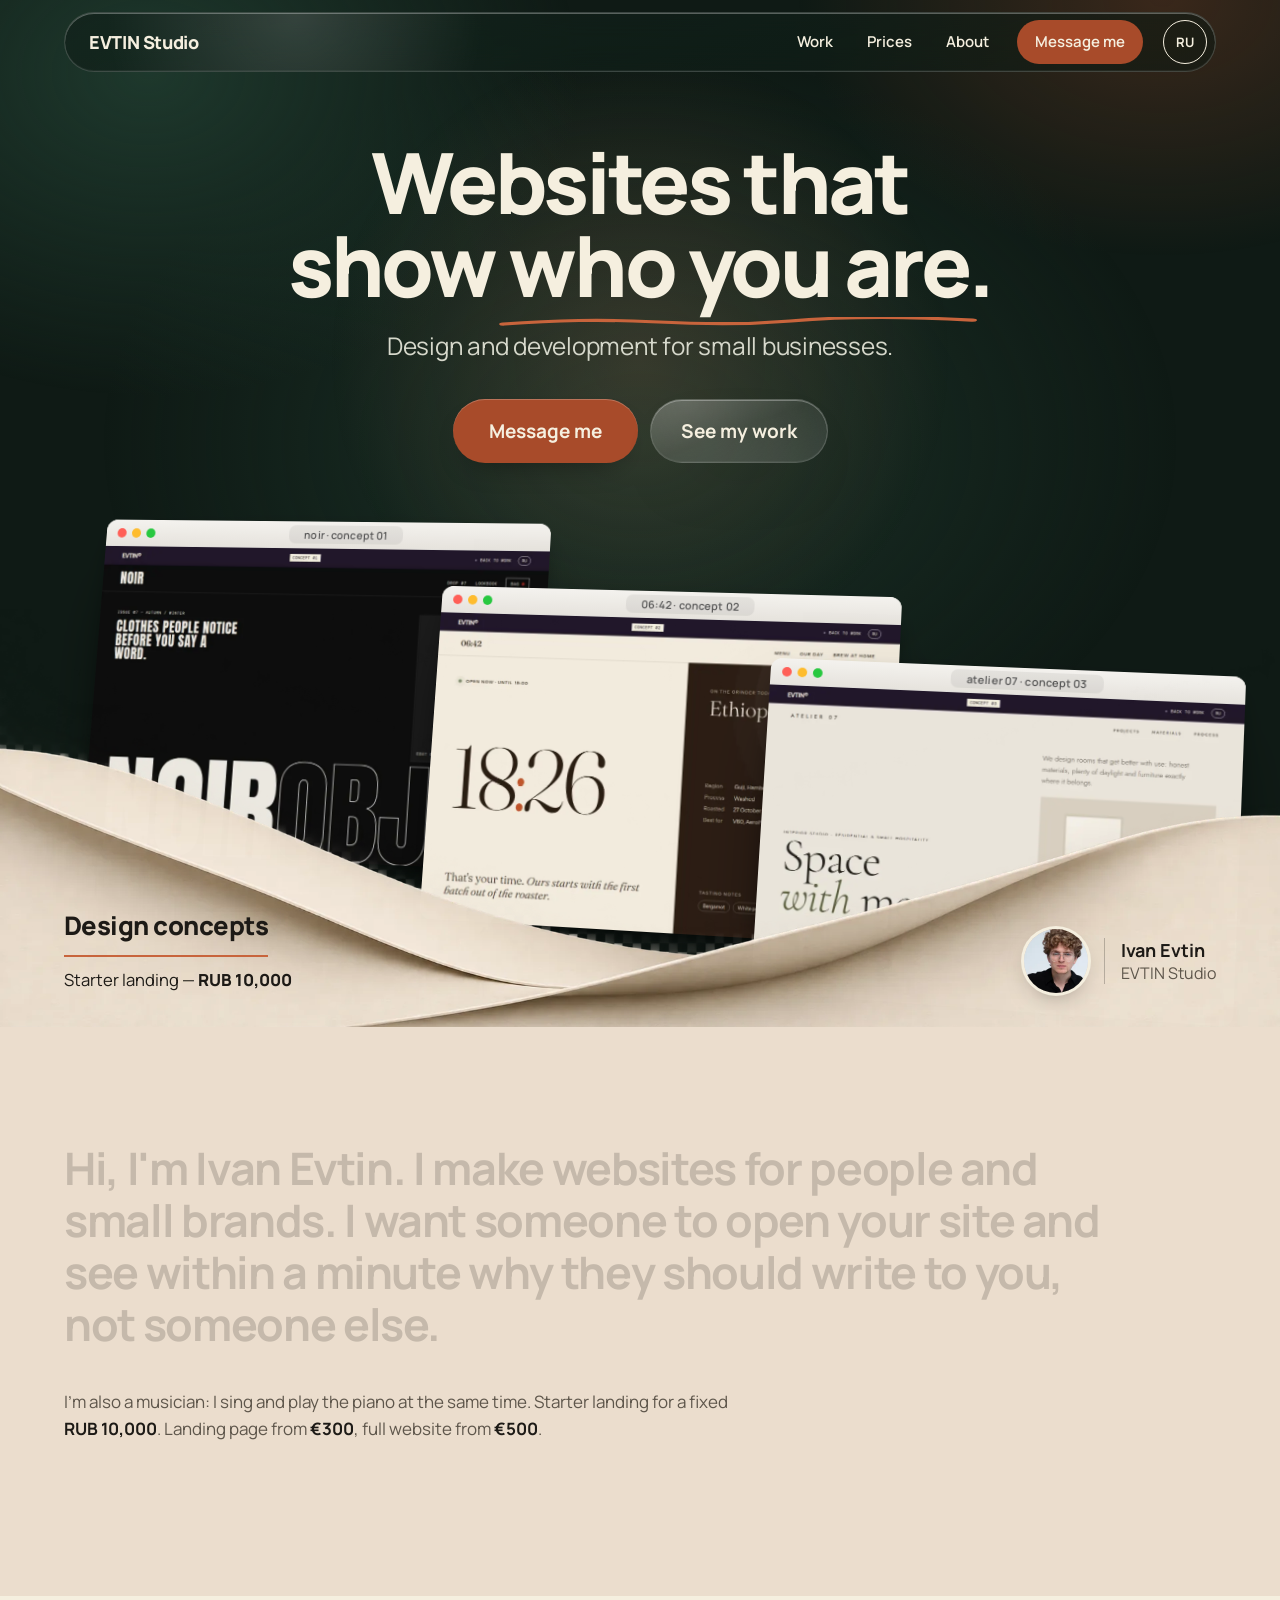
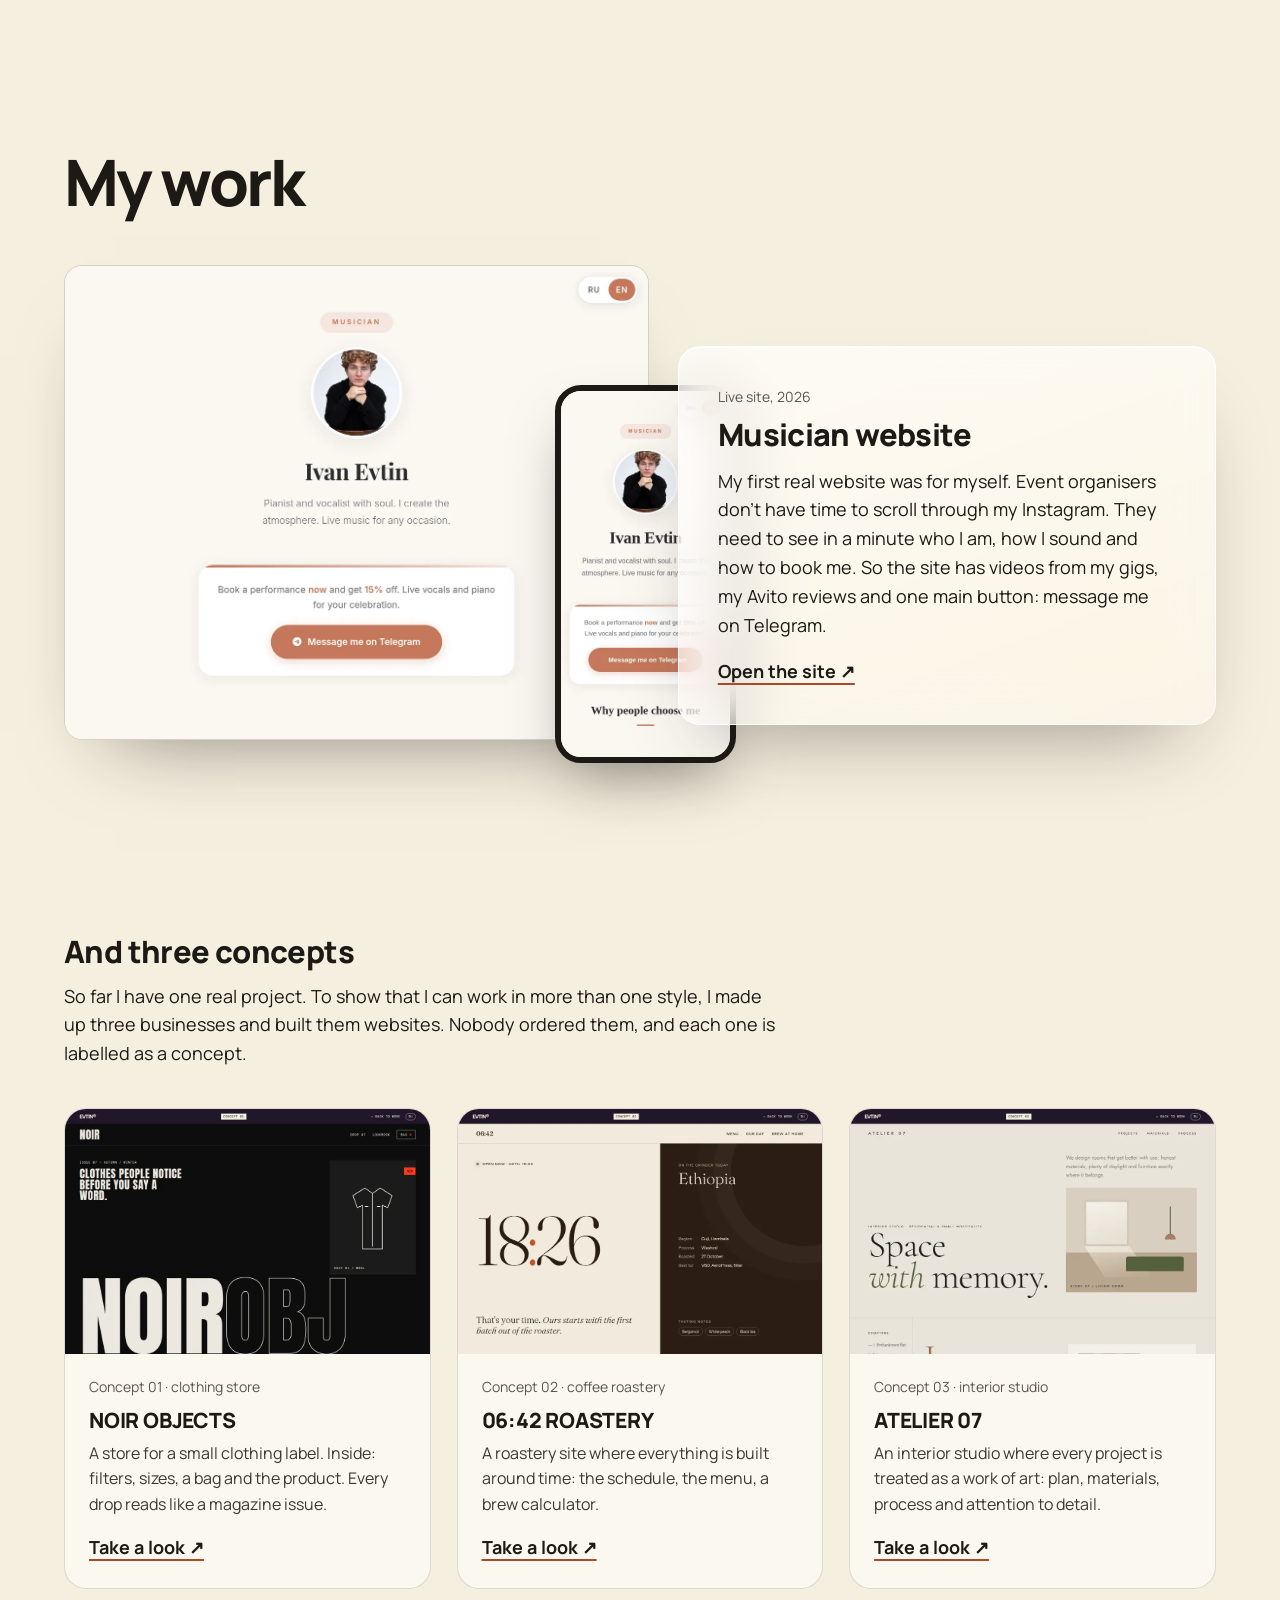
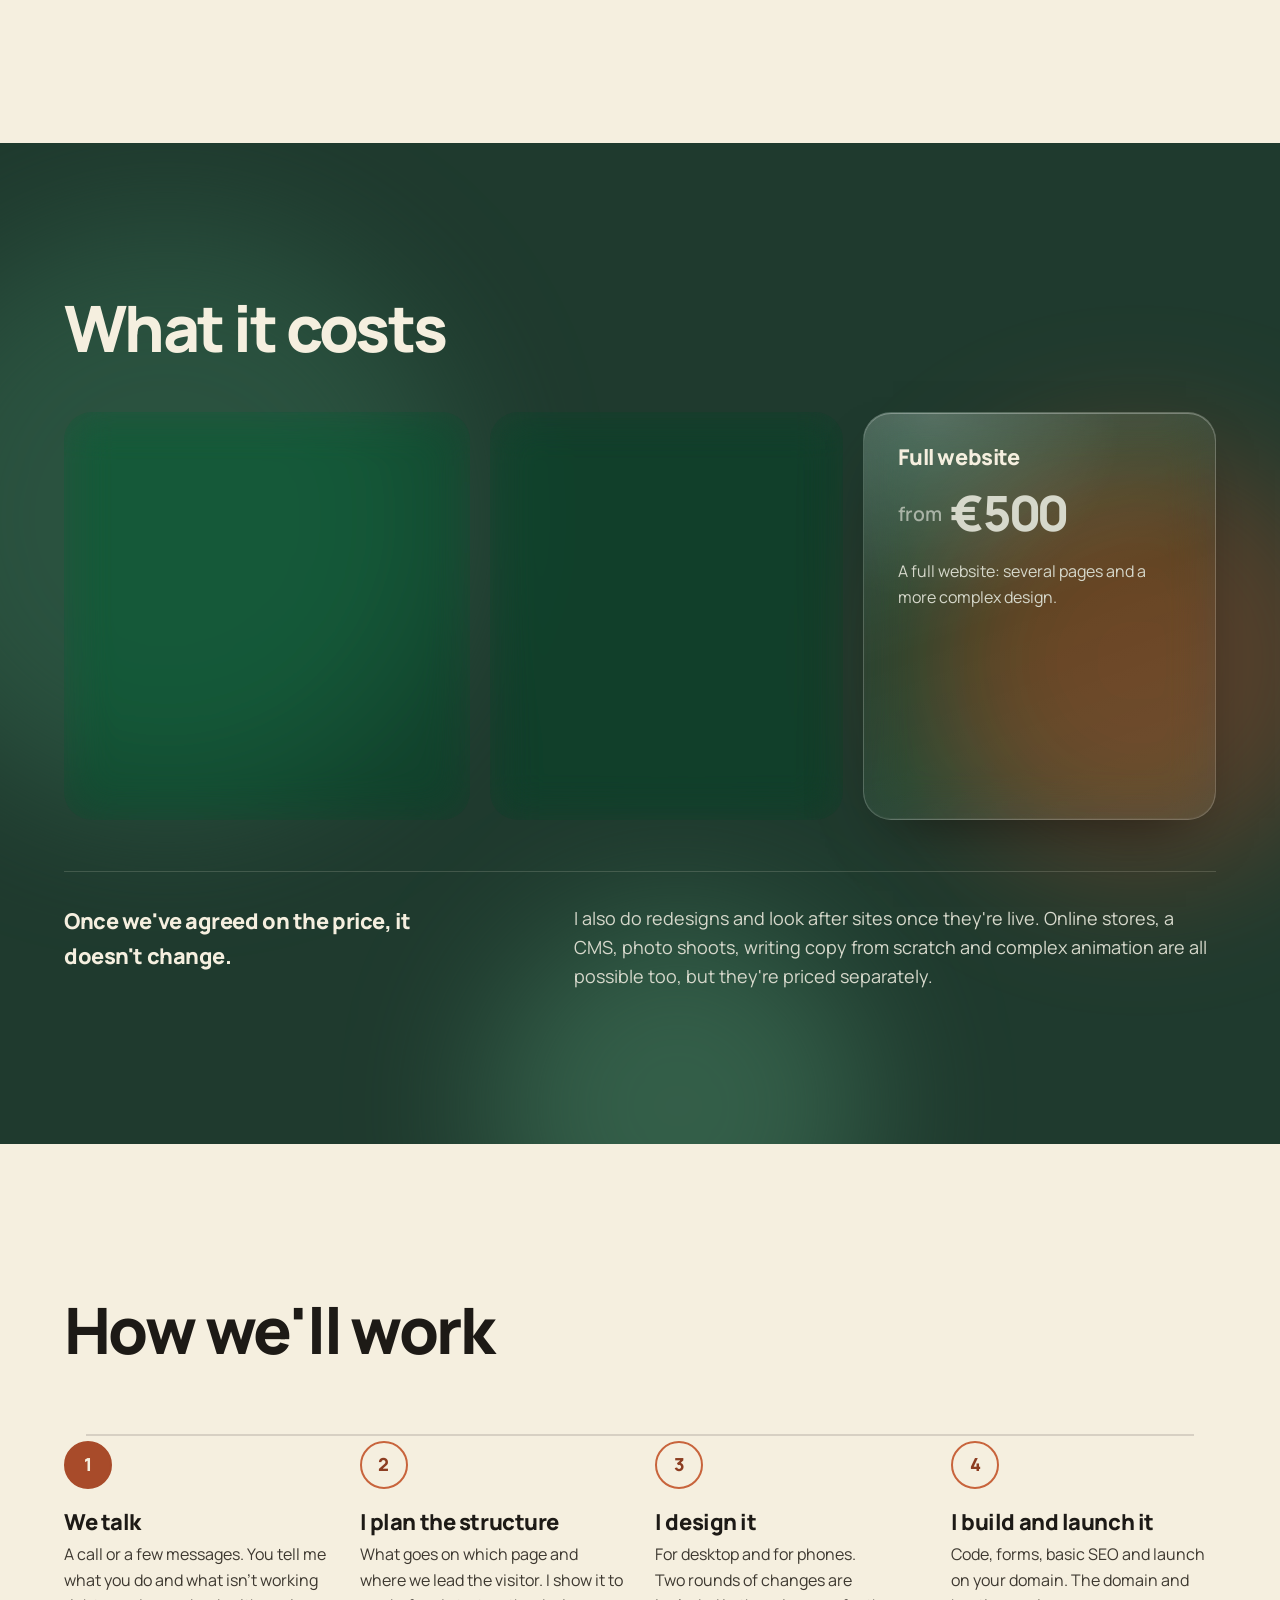
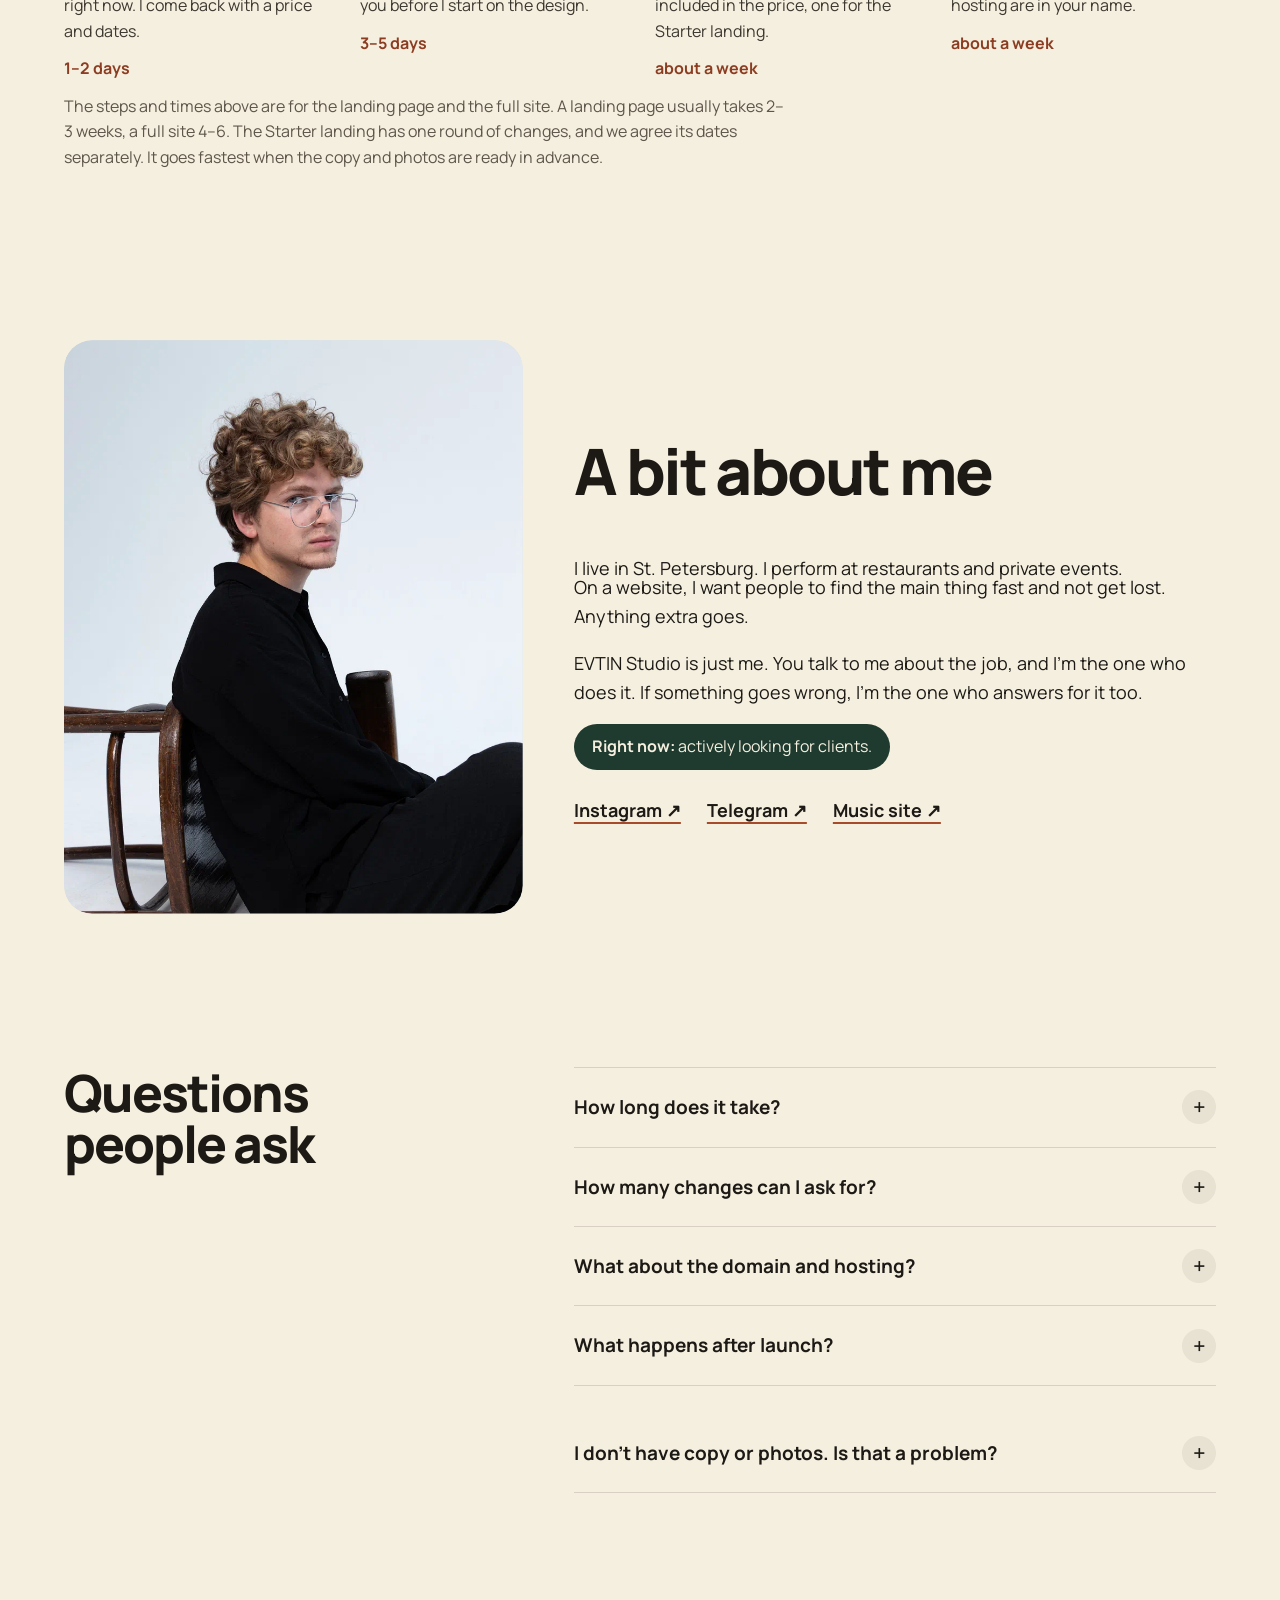
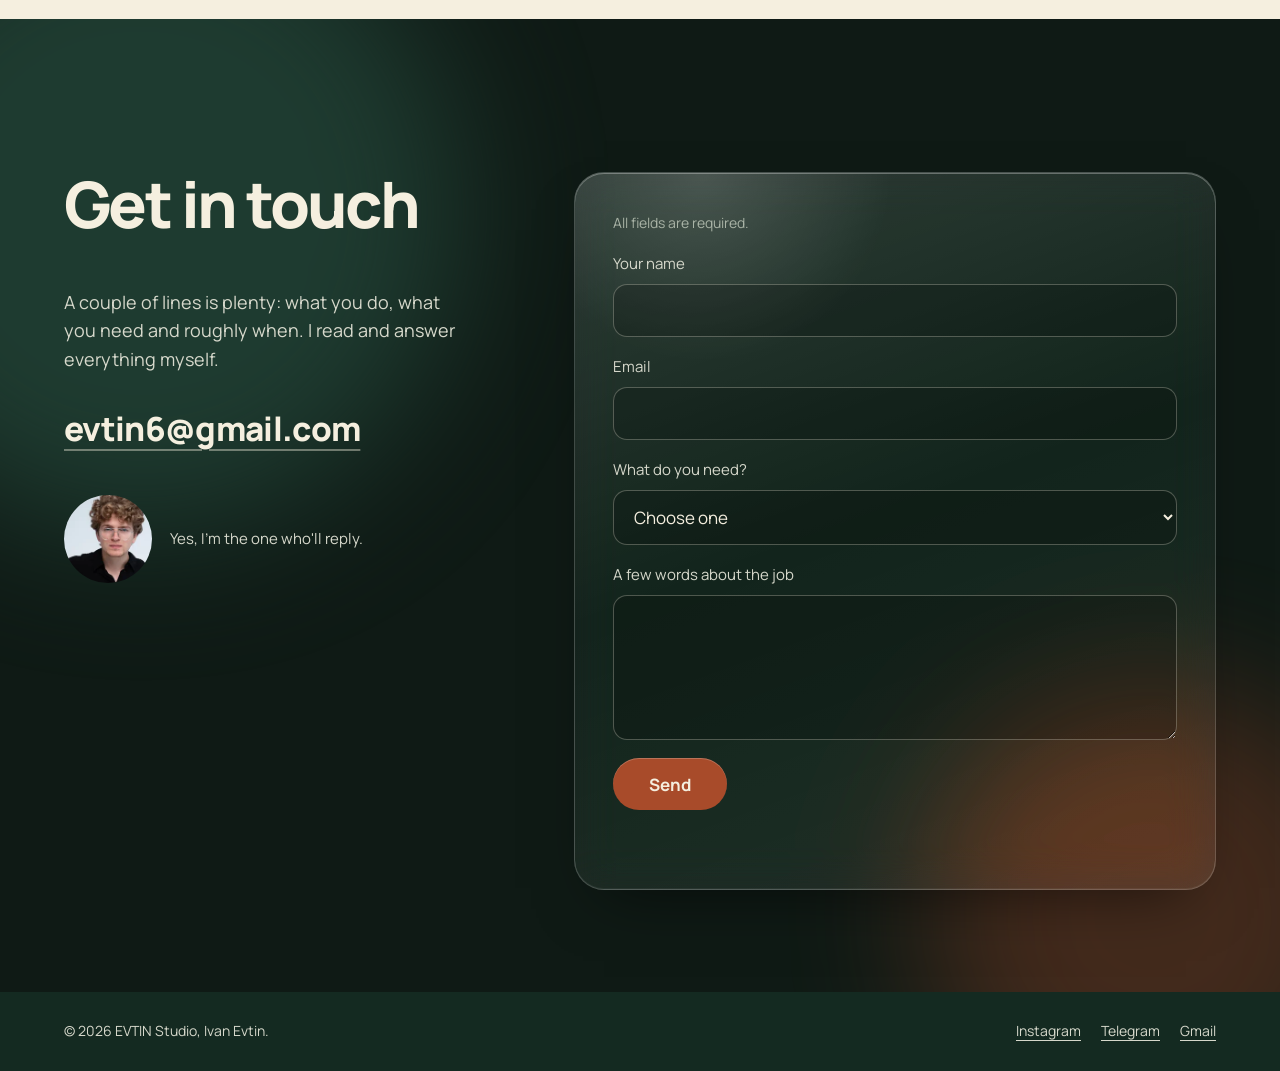
<file: index.html>
<!doctype html>
<html lang="en">
<head>
<meta charset="utf-8"><meta name="viewport" content="width=device-width,initial-scale=1,viewport-fit=cover">
<meta name="description" content="Independent web design studio of Ivan Evtin. Starter landing for a fixed RUB 10,000, landing pages from €300, multi-page websites from €500. I do everything myself, from structure to code.">
<meta name="theme-color" content="#0f1a15">
<meta property="og:type" content="website"><meta property="og:site_name" content="EVTIN Studio"><meta property="og:locale" content="en_US"><meta property="og:locale:alternate" content="ru_RU"><meta property="og:title" content="EVTIN Studio — Ivan Evtin"><meta property="og:description" content="Distinctive websites for people and small brands. Strategy, design and code by one person."><meta property="og:url" content="https://evtinstudio.netlify.app/">
<meta property="og:image" content="https://evtinstudio.netlify.app/assets/og.png"><meta property="og:image:width" content="1200"><meta property="og:image:height" content="630"><meta property="og:image:alt" content="EVTIN Studio: Websites that show who you are. Ivan Evtin, web design and development">
<meta name="twitter:card" content="summary_large_image"><meta name="twitter:image" content="https://evtinstudio.netlify.app/assets/og.png">
<link rel="canonical" href="https://evtinstudio.netlify.app/">
<title>EVTIN Studio — Web Design &amp; Landing Pages by Ivan Evtin</title>
<link rel="icon" href="data:image/svg+xml,%3Csvg xmlns='http://www.w3.org/2000/svg' viewBox='0 0 32 32'%3E%3Crect width='32' height='32' rx='6' fill='%231f3a2e'/%3E%3Ctext x='16' y='23' font-family='Arial' font-weight='800' font-size='20' text-anchor='middle' fill='%23f5efdf'%3EE%3C/text%3E%3C/svg%3E">
<link rel="preload" href="fonts/manrope-normal-latin-cf48e3.woff2" as="font" type="font/woff2" crossorigin>
<link rel="stylesheet" href="styles.css">
<script type="application/ld+json">{"@context":"https://schema.org","@graph":[{"@type":"WebSite","@id":"https://evtinstudio.netlify.app/#website","url":"https://evtinstudio.netlify.app/","name":"EVTIN Studio","inLanguage":["en","ru"],"publisher":{"@id":"https://evtinstudio.netlify.app/#studio"}},{"@type":"Person","@id":"https://evtinstudio.netlify.app/#ivan","name":"Ivan Evtin","jobTitle":"Web designer and developer","image":"https://evtinstudio.netlify.app/assets/ivan-03.webp","url":"https://evtinstudio.netlify.app/","worksFor":{"@id":"https://evtinstudio.netlify.app/#studio"},"sameAs":["https://www.instagram.com/evtinivan","https://t.me/video_s_meropriyatiy","https://evtinivan.netlify.app/"]},{"@type":"ProfessionalService","@id":"https://evtinstudio.netlify.app/#studio","name":"EVTIN Studio","url":"https://evtinstudio.netlify.app/","image":"https://evtinstudio.netlify.app/assets/og.png","description":"Independent web design studio. Websites and landing pages for people and small brands. Strategy, design and code by one person.","email":"evtin6@gmail.com","founder":{"@id":"https://evtinstudio.netlify.app/#ivan"},"areaServed":"Worldwide","sameAs":["https://www.instagram.com/evtinivan","https://t.me/video_s_meropriyatiy"],"hasOfferCatalog":{"@type":"OfferCatalog","name":"Web design services","itemListElement":[{"@type":"Offer","name":"Starter landing","price":10000,"priceCurrency":"RUB","description":"Fixed price. One page of up to 5 blocks, mobile adaptation, a Telegram or call button, one round of changes. The client supplies text and photos. Domain and paid services are extra; the deadline is agreed separately.","itemOffered":{"@type":"Service","name":"Starter landing page design and development"}},{"@type":"Offer","name":"Landing page","priceSpecification":[{"@type":"PriceSpecification","minPrice":300,"priceCurrency":"EUR"},{"@type":"PriceSpecification","minPrice":30000,"priceCurrency":"RUB"}],"itemOffered":{"@type":"Service","name":"Landing page design and development"}},{"@type":"Offer","name":"Full website","priceSpecification":[{"@type":"PriceSpecification","minPrice":500,"priceCurrency":"EUR"},{"@type":"PriceSpecification","minPrice":50000,"priceCurrency":"RUB"}],"itemOffered":{"@type":"Service","name":"Website design and development"}}]}}]}</script>
</head>
<body>
<a class="skip" href="#top" data-i18n="nav.skip">Skip to content</a>

<header class="topbar">
<div class="bar glass">
<a class="brand" href="#top">EVTIN Studio</a>
<nav class="nav" id="nav" aria-label="Main menu" data-i18n-aria="nav.aria">
<a href="#work" data-i18n="nav.work">Work</a><a href="#prices" data-i18n="nav.pricing">Prices</a><a href="#about" data-i18n="nav.about">About</a>
<a class="nav-cta" href="#contact" data-i18n="nav.contact">Message me</a>
</nav>
<div class="top-actions"><button class="lang" type="button" data-lang-toggle aria-label="RU — Русская версия" lang="ru">RU</button>
<button class="burger" type="button" aria-label="Menu" data-i18n-aria="nav.burger" aria-expanded="false" aria-controls="nav"><span></span><span></span></button></div>
</div>
</header>

<main id="top" tabindex="-1">

<section class="hero" data-dark>
<div class="hero-glow" aria-hidden="true"></div><div class="hero-light" aria-hidden="true"></div>
<div class="hero-copy">
<h1 data-i18n="hero.title">Websites that show <span class="scrib">who you are</span>.</h1>
<p class="hero-sub" data-i18n="hero.sub">Design and development for small businesses.</p>
<p class="hero-actions"><a class="btn" href="#contact" data-i18n="hero.cta">Message me</a><a class="ghost glass" href="#work" data-i18n="hero.link">See my work</a></p>
</div>
<div class="scene">
<div class="stack" aria-hidden="true">
<a class="win w1" href="concept-noir.html" tabindex="-1"><span class="win-bar"><i></i><i></i><i></i><span class="win-url">noir · concept 01</span></span><img src="assets/concept-noir.webp" alt="" width="960" height="645"></a>
<a class="win w2" href="concept-0642.html" tabindex="-1"><span class="win-bar"><i></i><i></i><i></i><span class="win-url">06:42 · concept 02</span></span><img src="assets/concept-0642.webp" alt="" width="960" height="645"></a>
<a class="win w3" href="concept-atelier07.html" tabindex="-1"><span class="win-bar"><i></i><i></i><i></i><span class="win-url">atelier 07 · concept 03</span></span><img src="assets/concept-atelier07.webp" alt="" width="960" height="645"></a>
</div>
<img class="paper" src="assets/paper.webp" alt="" width="1920" height="626" aria-hidden="true" fetchpriority="high">
</div>
<div class="hero-foot">
<p class="hero-offer"><a href="#work" class="offer-t" data-i18n="hero.concepts">Design concepts</a><span data-i18n="hero.starter">Starter landing — <b>RUB 10,000</b></span></p>
<p class="me-chip"><img src="assets/ivan-01-avatar.webp" alt="" width="192" height="192"><span><b data-i18n="hero.name">Ivan Evtin</b>EVTIN Studio</span></p>
</div>
</section>

<section class="statement" aria-label="About the studio" data-i18n-aria="statement.aria">
<p class="say" data-i18n="hero.p1">Hi, I'm Ivan Evtin. I make websites for people and small brands. I want someone to open your site and see within a minute why they should write to you, not someone else.</p>
<p class="say-side"><span data-i18n="hero.p2">I'm also a musician: I sing and play the piano at the same time.</span> <span class="price-line" data-i18n="hero.price">Starter landing for a fixed <span>RUB 10,000</span>. Landing page from <span data-eur="300" data-rub="30000">€300</span>, full website from <span data-eur="500" data-rub="50000">€500</span>.</span></p>
</section>

<section class="work" id="work">
<h2 data-i18n="work.title">My work</h2>
<article class="case">
<a class="case-shot" href="https://evtinivan.netlify.app/" target="_blank" rel="noopener" tabindex="-1" aria-hidden="true"><img class="shot-desk" src="assets/case-musician.webp" alt="" width="1200" height="975" loading="lazy"><img class="shot-phone" src="assets/case-musician-phone.webp" alt="" width="390" height="844" loading="lazy"></a>
<div class="case-text">
<p class="note" data-i18n="work.real">Live site, 2026</p>
<h3 data-i18n="work.music.t">Musician website</h3>
<p data-i18n="work.music">My first real website was for myself. Event organisers don't have time to scroll through my Instagram. They need to see in a minute who I am, how I sound and how to book me. So the site has videos from my gigs, my Avito reviews and one main button: message me on Telegram.</p>
<a class="textlink" href="https://evtinivan.netlify.app/" target="_blank" rel="noopener" data-i18n="work.open">Open the site ↗︎</a>
</div>
</article>

<div class="tries">
<div class="tries-head">
<h3 data-i18n="tries.title">And three concepts</h3>
<p data-i18n="tries.text">So far I have one real project. To show that I can work in more than one style, I made up three businesses and built them websites. Nobody ordered them, and each one is labelled as a concept.</p>
</div>
<ul class="try-list" role="list">
<li class="tile"><a class="try-shot" href="concept-noir.html" tabindex="-1" aria-hidden="true"><img src="assets/concept-noir.webp" alt="" width="960" height="645" loading="lazy"></a><div class="tile-text"><p class="note"><span data-i18n="work.concept">Concept</span> 01 · <span data-i18n="tries.noir">clothing store</span></p><h4 id="t-noir">NOIR OBJECTS</h4><p data-i18n="work.noir">A store for a small clothing label. Inside: filters, sizes, a bag and the product. Every drop reads like a magazine issue.</p><a href="concept-noir.html" class="textlink" id="v-noir" aria-labelledby="v-noir t-noir" data-i18n="work.view">Take a look ↗︎</a></div></li>
<li class="tile"><a class="try-shot" href="concept-0642.html" tabindex="-1" aria-hidden="true"><img src="assets/concept-0642.webp" alt="" width="960" height="645" loading="lazy"></a><div class="tile-text"><p class="note"><span data-i18n="work.concept">Concept</span> 02 · <span data-i18n="tries.coffee">coffee roastery</span></p><h4 id="t-coffee">06:42 ROASTERY</h4><p data-i18n="work.coffee">A roastery site where everything is built around time: the schedule, the menu, a brew calculator.</p><a href="concept-0642.html" class="textlink" id="v-coffee" aria-labelledby="v-coffee t-coffee" data-i18n="work.view">Take a look ↗︎</a></div></li>
<li class="tile"><a class="try-shot" href="concept-atelier07.html" tabindex="-1" aria-hidden="true"><img src="assets/concept-atelier07.webp" alt="" width="960" height="645" loading="lazy"></a><div class="tile-text"><p class="note"><span data-i18n="work.concept">Concept</span> 03 · <span data-i18n="tries.atelier">interior studio</span></p><h4 id="t-atelier">ATELIER 07</h4><p data-i18n="work.atelier">An interior studio where every project is treated as a work of art: plan, materials, process and attention to detail.</p><a href="concept-atelier07.html" class="textlink" id="v-atelier" aria-labelledby="v-atelier t-atelier" data-i18n="work.view">Take a look ↗︎</a></div></li>
</ul>
</div>
</section>

<section class="prices" id="prices" data-dark>
<div class="orbs" aria-hidden="true"><i></i><i></i><i></i></div>
<h2 data-i18n="price.title">What it costs</h2>
<div class="price-cards">
<article class="pcard glass pcard-main"><h3 data-i18n="price.starter.t">Starter landing</h3><p class="amount" data-i18n="price.starter.amt">RUB 10,000</p><p data-i18n="price.starter.d">Fixed price. One page of up to 5 blocks, adapted for mobile, with one button: Telegram or a call. One round of changes. You supply the text and photos. The domain and paid services are extra. We agree the deadline separately.</p><a class="btn" href="#contact" data-i18n="price.starter.cta">Discuss your project</a></article>
<article class="pcard glass"><h3 data-i18n="price.landing.t">Landing page</h3><p class="amount"><span class="from" data-i18n="price.from">from</span> <span data-eur="300" data-rub="30000">€300</span></p><p data-i18n="price.landing.d">One page with one job: someone understands what you offer and leaves a request. Up to four sections, two rounds of changes, launch on your domain.</p></article>
<article class="pcard glass"><h3 data-i18n="price.site.t">Full website</h3><p class="amount"><span class="from" data-i18n="price.from">from</span> <span data-eur="500" data-rub="50000">€500</span></p><p data-i18n="price.site.d">A full website: several pages and a more complex design.</p></article>
</div>
<div class="price-notes">
<p class="price-promise" data-i18n="price.promise">Once we've agreed on the price, it doesn't change.</p>
<p data-i18n="price.more">I also do redesigns and look after sites once they're live. Online stores, a CMS, photo shoots, writing copy from scratch and complex animation are all possible too, but they're priced separately.</p>
</div>
</section>

<section class="process">
<h2 id="process" data-i18n="process.title">How we'll work</h2>
<ol class="steps" role="list">
<li><h3 data-i18n="process.one.t">We talk</h3><p data-i18n="process.one.d">A call or a few messages. You tell me what you do and what isn't working right now. I come back with a price and dates.</p><p class="note" data-i18n="process.one.time">1–2 days</p></li>
<li><h3 data-i18n="process.two.t">I plan the structure</h3><p data-i18n="process.two.d">What goes on which page and where we lead the visitor. I show it to you before I start on the design.</p><p class="note" data-i18n="process.two.time">3–5 days</p></li>
<li><h3 data-i18n="process.three.t">I design it</h3><p data-i18n="process.three.d">For desktop and for phones. Two rounds of changes are included in the price, one for the Starter landing.</p><p class="note" data-i18n="process.three.time">about a week</p></li>
<li><h3 data-i18n="process.four.t">I build and launch it</h3><p data-i18n="process.four.d">Code, forms, basic SEO and launch on your domain. The domain and hosting are in your name.</p><p class="note" data-i18n="process.four.time">about a week</p></li>
</ol>
<p class="muted process-note" data-i18n="process.note">The steps and times above are for the landing page and the full site. A landing page usually takes 2–3 weeks, a full site 4–6. The Starter landing has one round of changes, and we agree its dates separately. It goes fastest when the copy and photos are ready in advance.</p>
</section>

<section class="about" id="about">
<figure class="about-photo"><img src="assets/ivan-02.webp" alt="Ivan Evtin sitting on the floor next to a chair" data-i18n-alt="about.alt" width="853" height="1280" loading="lazy"></figure>
<div class="about-text">
<h2 data-i18n="about.title">A bit about me</h2>
<p data-i18n="about.one">I live in St. Petersburg. I perform at restaurants and private events.</p>
<p data-i18n="about.two">On a website, I want people to find the main thing fast and not get lost. Anything extra goes.</p>
<p data-i18n="about.three">EVTIN Studio is just me. You talk to me about the job, and I'm the one who does it. If something goes wrong, I'm the one who answers for it too.</p>
<p class="now" data-i18n="about.now"><strong>Right now:</strong> actively looking for clients.</p>
<p class="links"><a href="https://www.instagram.com/evtinivan" target="_blank" rel="noopener">Instagram ↗︎</a><a href="https://t.me/video_s_meropriyatiy" target="_blank" rel="noopener">Telegram ↗︎</a><a href="https://evtinivan.netlify.app/" target="_blank" rel="noopener" data-i18n="about.music">Music site ↗︎</a></p>
</div>
</section>

<section class="faq" id="faq">
<h2 data-i18n="faq.title">Questions people ask</h2>
<div class="faq-list">
<details><summary data-i18n="faq.time.q">How long does it take?</summary><p data-i18n="faq.time.a">A landing page usually takes 2–3 weeks, a full website 4–6. For the Starter landing we agree the dates separately. For the others I'll give you exact dates together with the price. It mostly depends on how quickly the copy and photos are ready.</p></details>
<details><summary data-i18n="faq.rev.q">How many changes can I ask for?</summary><p data-i18n="faq.rev.a">Two rounds of changes at the design stage, or one round on the Starter landing. That's usually enough, because we agree on the structure first. If you need more, I'll tell you the price up front.</p></details>
<details><summary data-i18n="faq.host.q">What about the domain and hosting?</summary><p data-i18n="faq.host.a">Both go in your name, so everything belongs to you. I set it all up and launch the site on your domain. For a small site, hosting usually costs nothing or close to it. With the Starter landing, the domain and any paid services are extra.</p></details>
<details><summary data-i18n="faq.support.q">What happens after launch?</summary><p data-i18n="faq.support.a">If you need it, I can keep making fixes, adding sections and improving the site. That isn't part of the website price. We agree on it separately, per task or per month.</p></details>
<details><summary data-i18n="faq.copy.q">I don't have copy or photos. Is that a problem?</summary><p data-i18n="faq.copy.a">No. I'll tell you what's needed and in what order. I can write the copy myself, but that's priced separately. With the Starter landing, you supply the text and photos yourself.</p></details>
</div>
</section>

<section class="contact" id="contact" data-dark>
<div class="orbs" aria-hidden="true"><i></i><i></i></div>
<div class="contact-text">
<h2 data-i18n="contact.title">Get in touch</h2>
<p data-i18n="contact.text">A couple of lines is plenty: what you do, what you need and roughly when. I read and answer everything myself.</p>
<p class="mail"><a href="mailto:evtin6@gmail.com">evtin6@gmail.com</a></p>
<figure class="contact-photo"><img src="assets/ivan-01-avatar.webp" alt="" width="192" height="192" loading="lazy"><figcaption data-i18n="contact.cap">Yes, I'm the one who'll reply.</figcaption></figure>
</div>
<form id="contact-form" class="glass" action="https://formspree.io/f/mnpagjqg" method="POST">
<p class="form-req" data-i18n="form.req">All fields are required.</p>
<label><span data-i18n="form.name">Your name</span><input name="name" autocomplete="name" maxlength="100" required></label>
<label><span data-i18n="form.email">Email</span><input type="email" name="email" autocomplete="email" maxlength="254" required></label>
<label><span data-i18n="form.type">What do you need?</span><select name="project_type" required><option value="" disabled selected data-i18n="form.choose">Choose one</option><option value="Website from scratch" data-i18n="form.website">A website from scratch</option><option value="Redesign" data-i18n="form.redesign">A redesign</option><option value="Landing page" data-i18n="form.landing">A landing page</option><option value="Support / development" data-i18n="form.support">Help with an existing site</option></select></label>
<label><span data-i18n="form.message">A few words about the job</span><textarea name="message" rows="5" maxlength="5000" required></textarea></label>
<div hidden><input type="text" name="_gotcha" tabindex="-1" autocomplete="off"></div>
<input type="hidden" name="_subject" value="New enquiry — EVTIN Studio">
<button type="submit" data-i18n="form.submit">Send</button>
<p class="form-status" id="form-status" role="status" aria-live="polite"></p>
</form>
</section>
</main>
<footer><p data-i18n="foot.copy">© 2026 EVTIN Studio, Ivan Evtin.</p><p class="foot-links"><a href="https://www.instagram.com/evtinivan" target="_blank" rel="noopener">Instagram</a><a href="https://t.me/video_s_meropriyatiy" target="_blank" rel="noopener">Telegram</a><a href="mailto:evtin6@gmail.com">Gmail</a></p></footer>
<script src="script.js"></script>
</body></html>
</file>
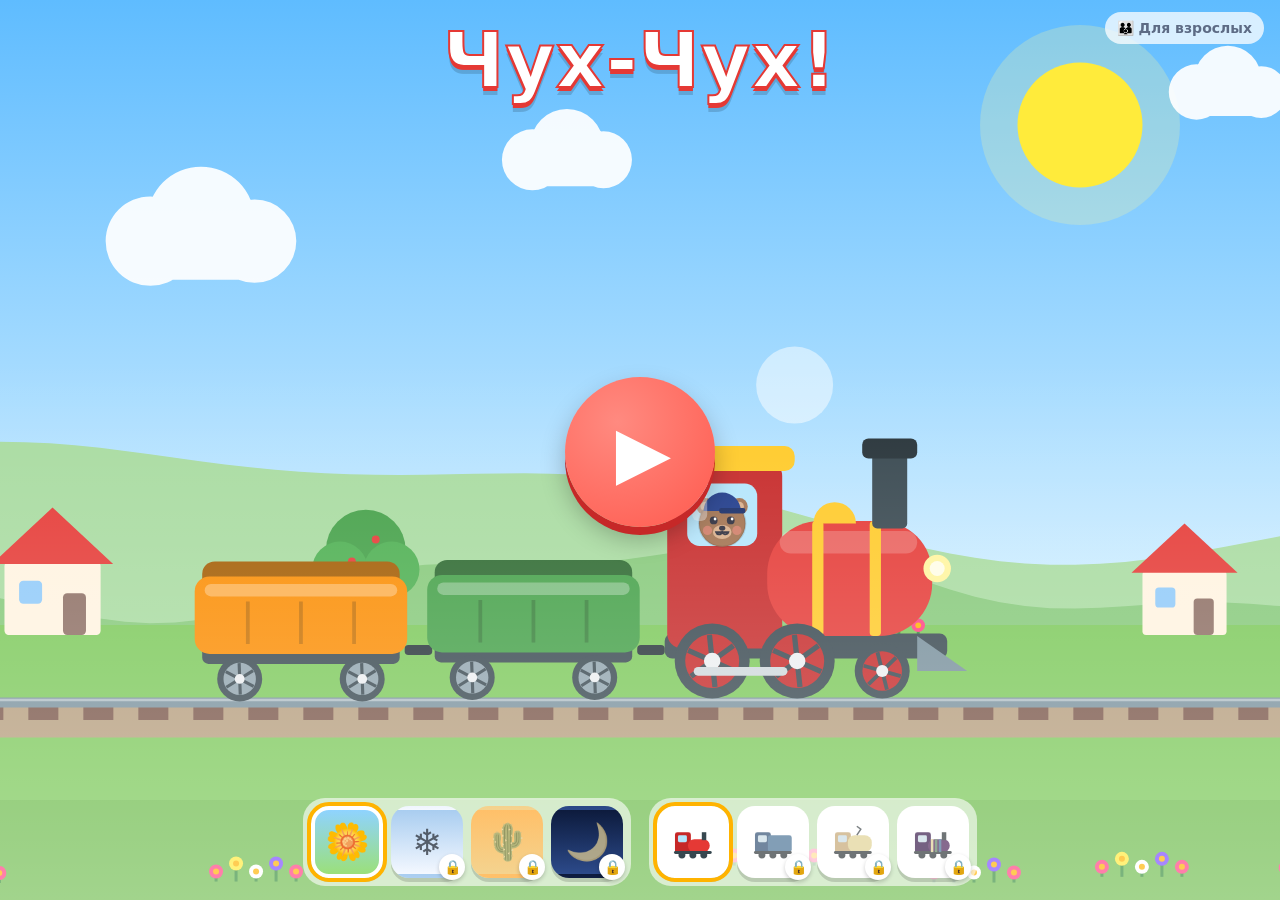
<file: train-game/web/index.html>
<!doctype html>
<html lang="ru">
<head>
<meta charset="utf-8">
<meta name="viewport" content="width=device-width,initial-scale=1,maximum-scale=1,user-scalable=no,viewport-fit=cover">
<meta name="theme-color" content="#6ec6ff">
<title>Чух-Чух!</title>
<link rel="stylesheet" href="style.css">
</head>
<body>
<canvas id="game"></canvas>

<!-- Игровой интерфейс -->
<div id="hud" class="hidden">
  <button id="btnHome" class="round" aria-label="Домой">🏠</button>
  <div id="stars"><span class="star">⭐</span><b id="starCount">0</b></div>
  <div id="progress"></div>
  <button id="btnHonk" class="round big" aria-label="Гудок">📯</button>
</div>

<!-- Главное меню -->
<div id="menu">
  <button id="btnParents" class="parents" aria-label="Для взрослых">👪 Для взрослых</button>
  <h1 class="logo">Чух-Чух!</h1>
  <button id="btnPlay" class="play" aria-label="Играть"><span>▶</span></button>
  <div class="pickers">
    <div class="row" id="worlds"></div>
    <div class="row" id="locos"></div>
  </div>
</div>

<!-- Родительский контроль -->
<div id="gate" class="overlay hidden">
  <div class="card gate-card">
    <button class="close" data-close="gate" aria-label="Закрыть">✕</button>
    <h2>Для взрослых</h2>
    <p class="muted">Нажмите цифры по порядку:</p>
    <p id="gateTask" class="gate-task"></p>
    <div id="gateDots" class="dots"></div>
    <div id="gatePad" class="pad"></div>
  </div>
</div>

<!-- Раздел для родителей -->
<div id="parents" class="overlay hidden">
  <div class="card">
    <button class="close" data-close="parents" aria-label="Закрыть">✕</button>
    <h2>Для взрослых</h2>
    <div class="list">
      <div class="item">
        <div><b>Звук</b><div class="muted">Гудки и весёлые звуки</div></div>
        <button id="btnSound" class="toggle"></button>
      </div>
      <div class="item">
        <div><b>Музыка</b><div class="muted">Тихая мелодия во время поездки</div></div>
        <button id="btnMusic" class="toggle"></button>
      </div>
      <div class="item">
        <div><b>Чух-Чух! Плюс</b><div id="subStatus" class="muted"></div></div>
        <button id="btnSub" class="btn"></button>
      </div>
      <div class="item">
        <div><b>Восстановить покупки</b><div class="muted">Если подписка уже оформлена</div></div>
        <button id="btnRestore" class="btn ghost">Восстановить</button>
      </div>
    </div>
    <p class="muted small">Без рекламы. Приложение не собирает личные данные и не требует интернета для игры.
      <a href="privacy.html">Политика конфиденциальности</a> · <a href="privacy.html#terms">Условия</a></p>
    <p id="demoNote" class="muted small hidden">Демо-режим браузера: покупки имитируются. <a href="#" id="demoReset">Сбросить</a></p>
  </div>
</div>

<!-- Подписка -->
<div id="paywall" class="overlay hidden">
  <div class="card pay-card">
    <button class="close" data-close="paywall" aria-label="Закрыть">✕</button>
    <h2>Чух-Чух! Плюс</h2>
    <ul class="perks">
      <li>❄️ 🌵 🌙 Три новых мира: зима, пустыня и ночь</li>
      <li>🚃 Тепловоз, электричка и радужный паровоз</li>
      <li>🎁 Все новые поезда и миры — без доплат</li>
      <li>🚫 Никакой рекламы — как и в бесплатной версии</li>
    </ul>
    <div id="plans" class="plans"></div>
    <button id="btnBuy" class="btn cta"></button>
    <p id="payTerms" class="muted small"></p>
    <p class="small"><a href="#" id="payRestore">Восстановить покупки</a> · <a href="privacy.html#terms">Условия</a> · <a href="privacy.html">Конфиденциальность</a></p>
    <p id="payMsg" class="msg"></p>
  </div>
</div>

<script src="billing.js"></script>
<script src="game.js"></script>
</body>
</html>
</file>
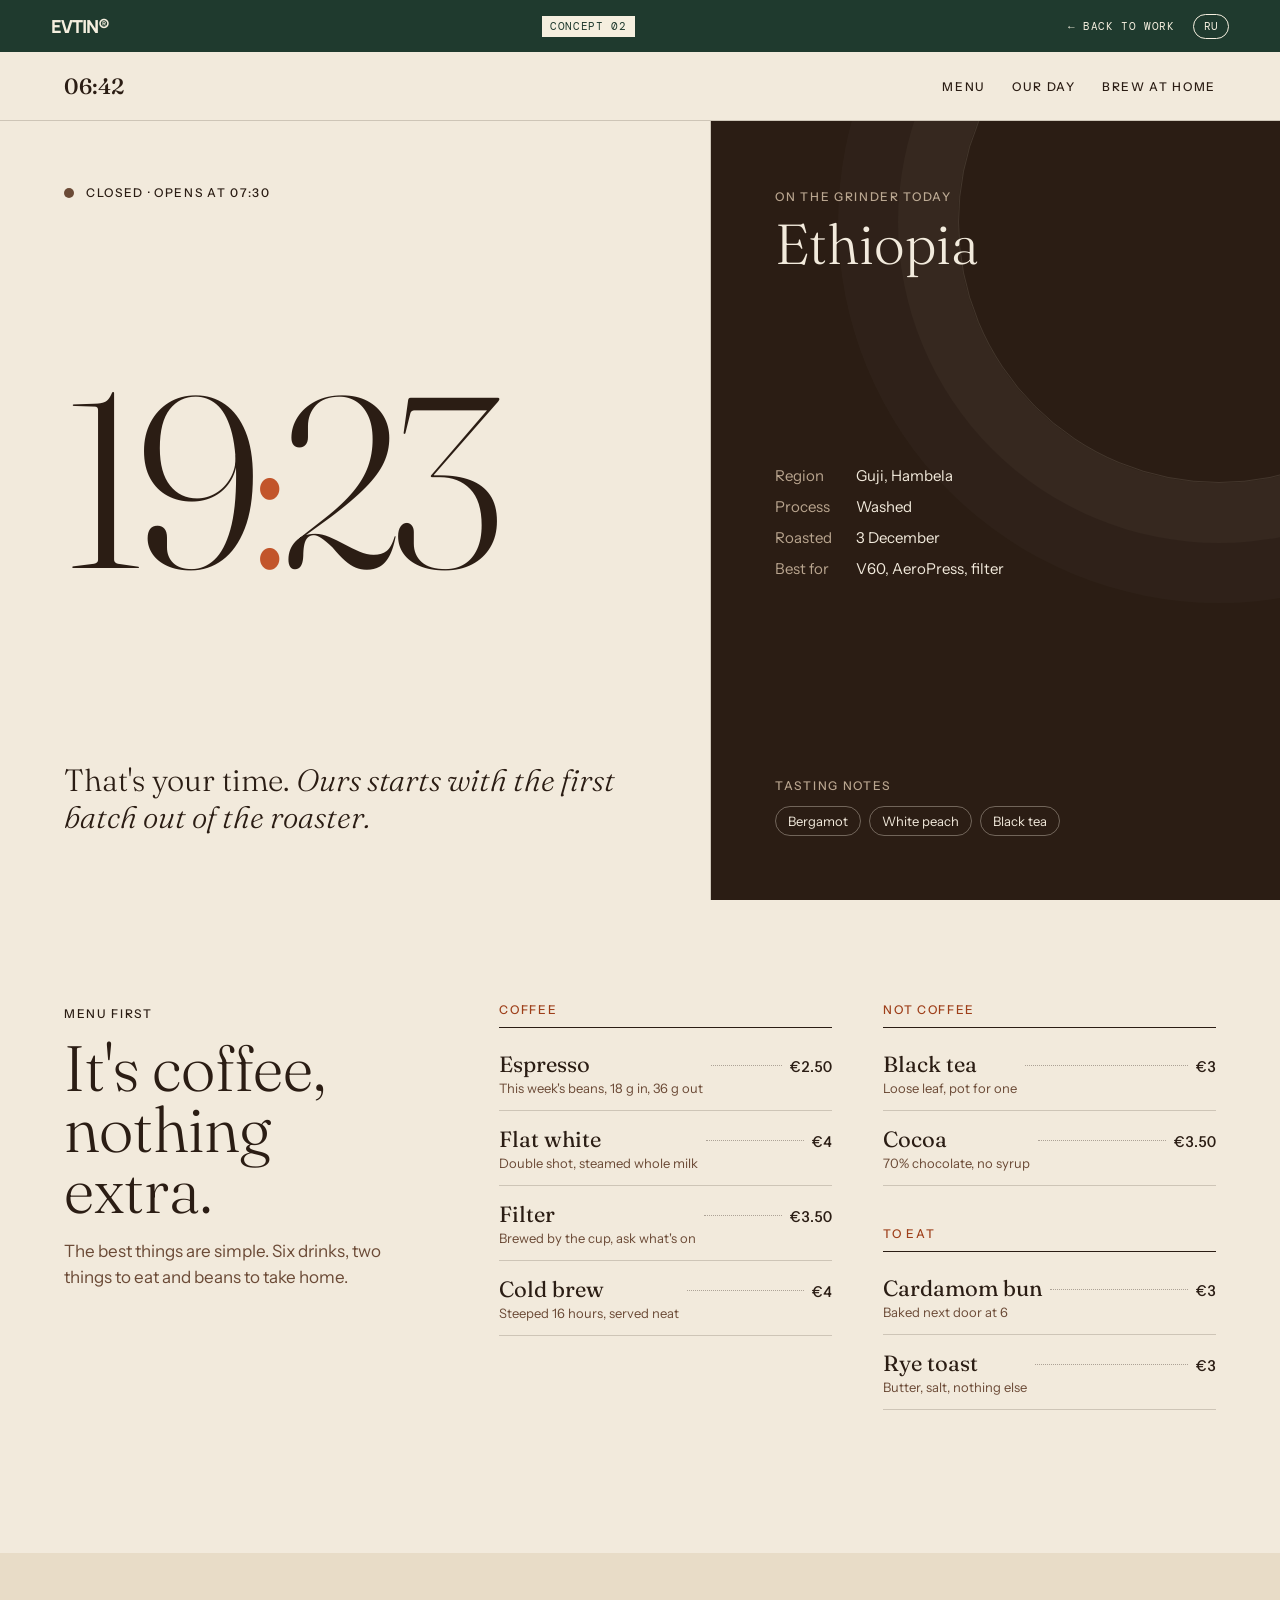
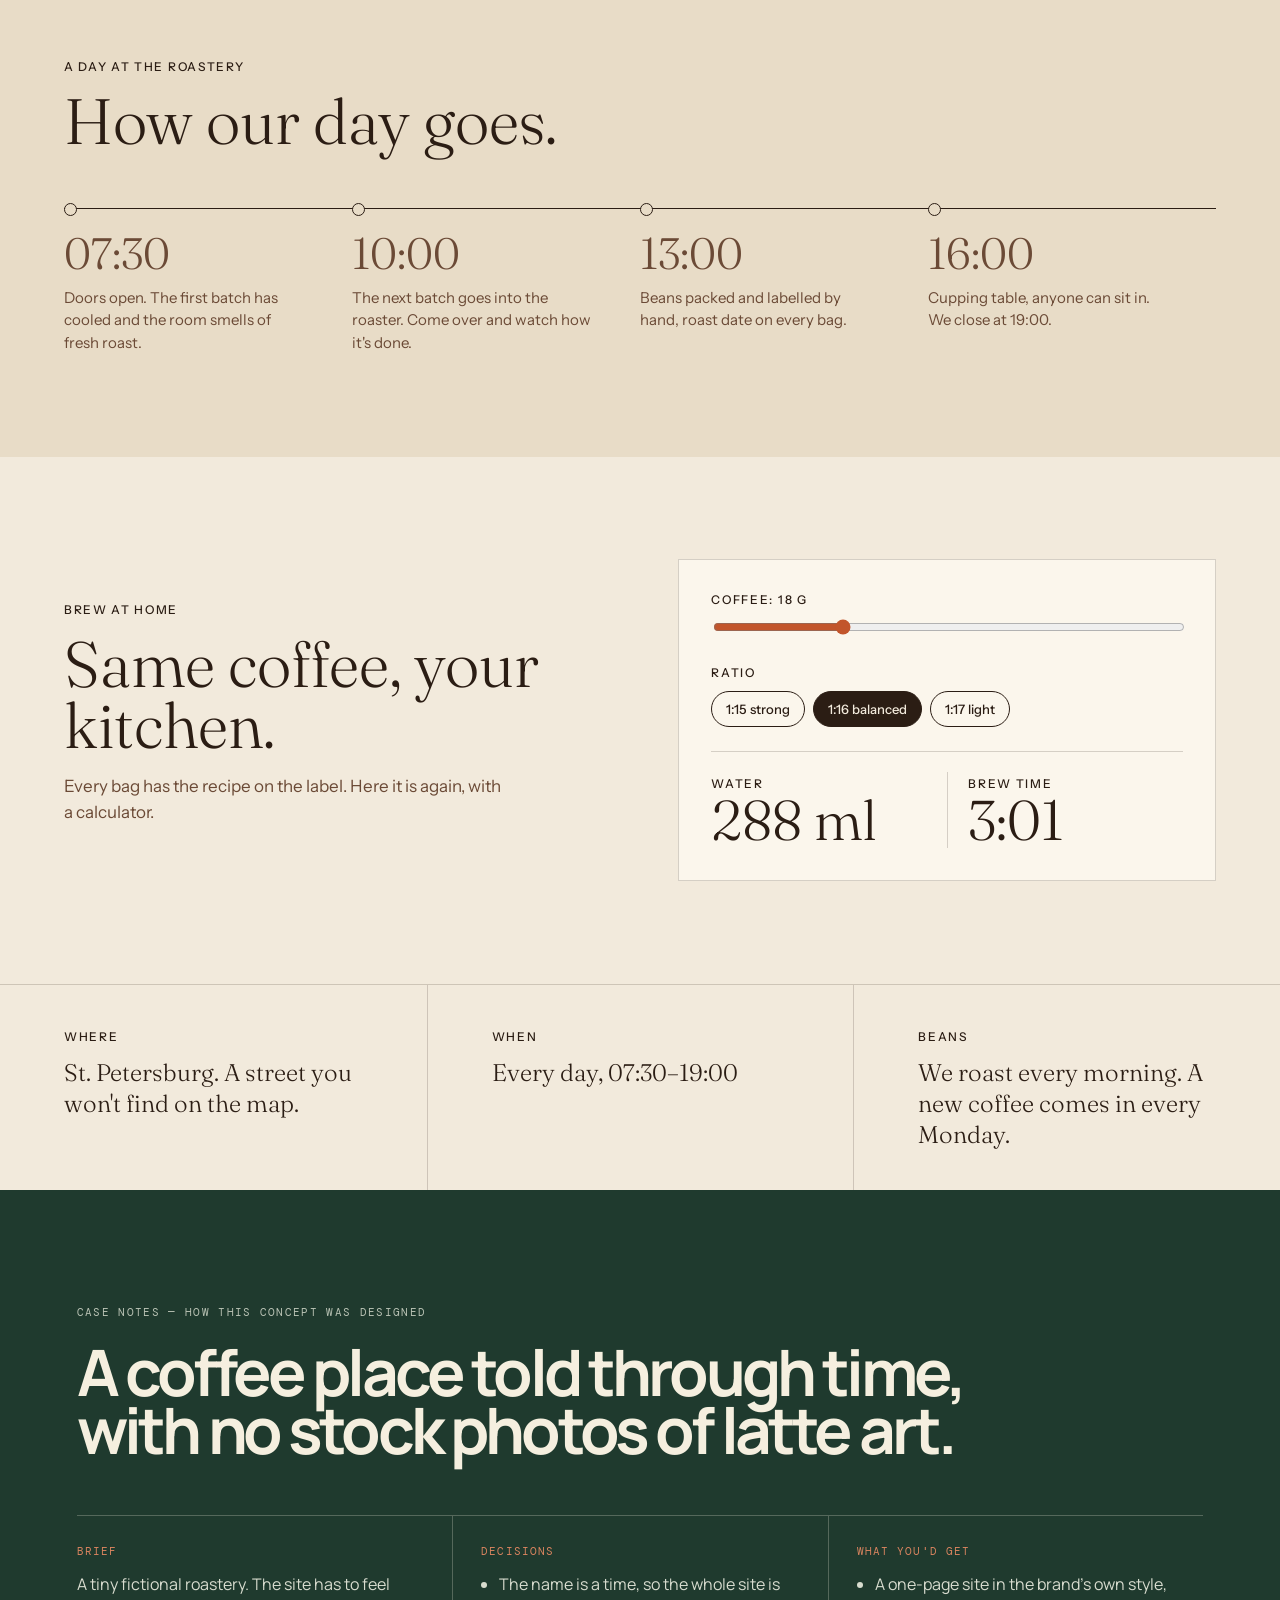
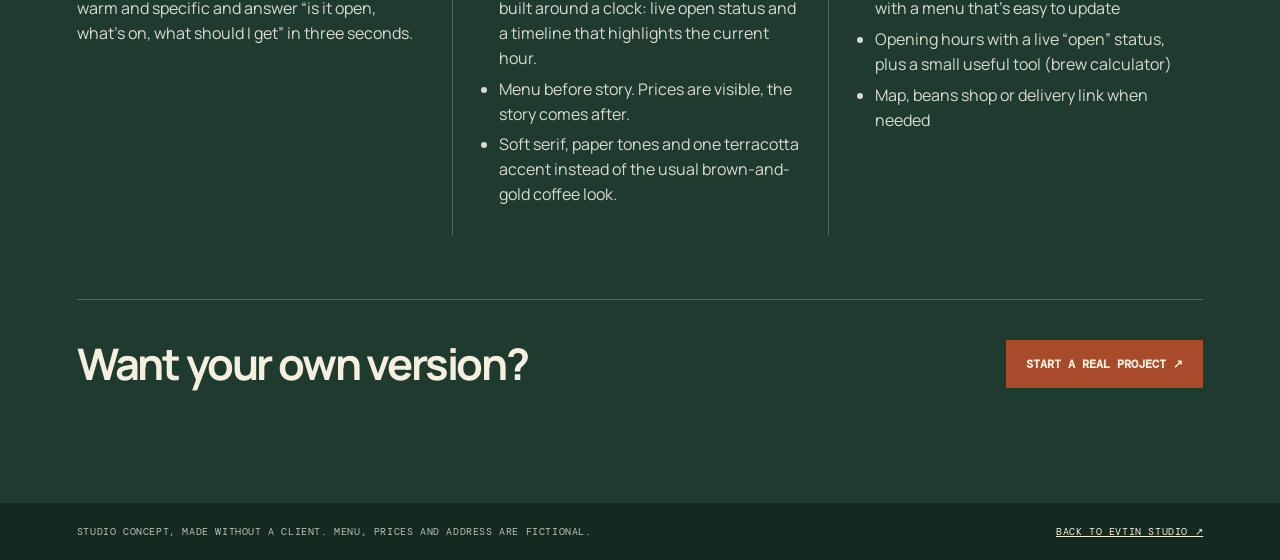
<file: concept-0642.html>
<!doctype html>
<html lang="en">
<head>
<meta charset="utf-8"><meta name="viewport" content="width=device-width,initial-scale=1">
<meta name="robots" content="noindex">
<meta name="description" content="06:42 ROASTERY — an EVTIN Studio concept for a small coffee roastery. Original practice work, not a client.">
<title>06:42 ROASTERY — EVTIN Studio Concept</title>
<link rel="icon" href="data:image/svg+xml,%3Csvg xmlns='http://www.w3.org/2000/svg' viewBox='0 0 32 32'%3E%3Crect width='32' height='32' rx='6' fill='%231f3a2e'/%3E%3Ctext x='16' y='23' font-family='Arial' font-weight='800' font-size='20' text-anchor='middle' fill='%23f5efdf'%3EE%3C/text%3E%3C/svg%3E">
<link href="fonts.css" rel="stylesheet">
<link rel="stylesheet" href="concept.css">
<style>
:root{--paper:#f2eadc;--paper2:#e8dcc7;--esp:#2b1d14;--brown:#6b4a36;--terra:#c2552b;--terra-text:#9e3f1a;--sage:#7f8c6a;--line:rgba(43,29,20,.18)}
body{background:var(--paper);color:var(--esp);font-family:'Instrument Sans',Manrope,Arial,sans-serif}
.r-serif{font-family:Fraunces,Georgia,serif;font-variation-settings:'opsz' 144}
.r-small{font:500 12px 'Instrument Sans',Manrope,sans-serif;letter-spacing:.14em;text-transform:uppercase}

.r-top{display:flex;justify-content:space-between;align-items:center;padding:20px 5vw;border-bottom:1px solid var(--line)}
.r-top .r-logo{font:500 22px Fraunces,Georgia,serif}
.r-top nav{display:flex;gap:26px}
.r-top a{color:inherit;text-decoration:none}
.r-top a:hover{color:var(--terra)}

.r-hero{display:grid;grid-template-columns:1.25fr 1fr;min-height:calc(100vh - 52px - 69px)}
.r-clock{padding:5vw;display:flex;flex-direction:column;justify-content:space-between;gap:40px;border-right:1px solid var(--line)}
.r-clock h1{margin:0;font:300 clamp(120px,19vw,300px)/.82 Fraunces,Georgia,serif;letter-spacing:-.04em}
.r-clock h1 i{color:var(--terra);font-style:normal}
.r-lede{font:300 clamp(24px,2.4vw,36px)/1.2 Fraunces,Georgia,serif;max-width:620px;margin:0}
.r-lede em{font-style:italic}
.r-open{display:flex;align-items:center;gap:12px}
.r-dot{width:10px;height:10px;border-radius:50%;background:var(--sage);box-shadow:0 0 0 0 rgba(127,140,106,.6);animation:pulse 2.4s infinite}
.r-open.closed .r-dot{background:var(--brown);animation:none}
@keyframes pulse{70%{box-shadow:0 0 0 10px rgba(127,140,106,0)}100%{box-shadow:0 0 0 0 rgba(127,140,106,0)}}

.r-today{background:var(--esp);color:var(--paper);padding:5vw;display:flex;flex-direction:column;justify-content:space-between;gap:32px;position:relative;overflow:hidden}
.r-today::after{content:"";position:absolute;width:520px;height:520px;border-radius:50%;border:1px solid rgba(242,234,220,.12);right:-200px;top:-160px;box-shadow:0 0 0 60px rgba(242,234,220,.03),0 0 0 120px rgba(242,234,220,.02)}
.r-today h2{margin:12px 0 0;font:300 clamp(40px,4.4vw,68px)/.95 Fraunces,Georgia,serif}
.r-today dl{display:grid;grid-template-columns:auto 1fr;gap:12px 24px;margin:0;font-size:15px}
.r-today dt{color:#b9a58f}
.r-today dd{margin:0}
.r-notes{display:flex;flex-wrap:wrap;gap:8px}
.r-notes span{border:1px solid rgba(242,234,220,.35);border-radius:99px;padding:6px 12px;font-size:13px}

.r-menu{padding:8vw 5vw;display:grid;grid-template-columns:1fr 2fr;gap:6vw}
.r-menu h2,.r-day h2,.r-brew h2{margin:16px 0 0;font:300 clamp(44px,5vw,80px)/.95 Fraunces,Georgia,serif}
.r-menu aside p{font-size:17px;line-height:1.55;color:var(--brown);max-width:360px}
.r-cols{display:grid;grid-template-columns:1fr 1fr;gap:0 4vw}
.r-cols h3{font:500 12px 'Instrument Sans',Manrope,sans-serif;letter-spacing:.14em;text-transform:uppercase;color:var(--terra-text);margin:0 0 8px;padding-bottom:10px;border-bottom:1px solid var(--esp)}
.r-cols ul{list-style:none;margin:0 0 40px;padding:0}
.r-cols li{display:flex;align-items:baseline;gap:8px;padding:14px 0;border-bottom:1px solid var(--line)}
.r-cols li b{font:400 22px Fraunces,Georgia,serif}
.r-cols li small{display:block;color:var(--brown);font-size:13px;margin-top:2px}
.r-cols li .r-lead{flex:1;border-bottom:1px dotted rgba(43,29,20,.35);transform:translateY(-6px);min-width:12px}
.r-cols li span:last-child{font:500 15px 'Instrument Sans',Manrope,sans-serif;font-variant-numeric:tabular-nums}

.r-day{background:var(--paper2);padding:8vw 5vw}
.r-line{list-style:none;margin:56px 0 0;padding:0;display:grid;grid-template-columns:repeat(4,1fr);border-top:1px solid var(--esp)}
.r-line li{padding:22px 22px 0 0;position:relative}
.r-line li:not(.now) time,.r-line li:not(.now) p{color:var(--brown)}
.r-line li::before{content:"";position:absolute;top:-6px;left:0;width:11px;height:11px;border-radius:50%;background:var(--paper2);border:1px solid var(--esp)}
.r-line li.now::before{background:var(--terra);border-color:var(--terra)}
.r-line time{font:300 44px/1 Fraunces,Georgia,serif;display:block}
.r-line p{font-size:15px;line-height:1.5;color:var(--brown);margin:12px 0 0;max-width:240px}
.r-line .r-badge{display:none;margin-top:10px;color:var(--terra-text)}
.r-line li.now .r-badge{display:inline-block}

.r-brew{padding:8vw 5vw;display:grid;grid-template-columns:1fr 1fr;gap:6vw;align-items:center}
.r-brew p{font-size:17px;line-height:1.55;color:var(--brown);max-width:440px}
.r-calc{background:#fbf6ec;border:1px solid var(--line);padding:32px;display:grid;gap:24px}
.r-calc label{display:grid;gap:10px}
.r-calc input[type=range]{width:100%;accent-color:var(--terra)}
.r-ratios{display:flex;gap:8px;flex-wrap:wrap}
.r-ratios button{border:1px solid var(--esp);background:none;color:var(--esp);padding:9px 14px;border-radius:99px;font:500 13px 'Instrument Sans',Manrope,sans-serif;cursor:pointer}
.r-ratios button[aria-pressed=true]{background:var(--esp);color:var(--paper)}
.r-out{display:grid;grid-template-columns:1fr 1fr;border-top:1px solid var(--line);padding-top:20px}
.r-out div+div{border-left:1px solid var(--line);padding-left:20px}
.r-out strong{display:block;font:300 56px/1 Fraunces,Georgia,serif;font-variant-numeric:tabular-nums}
.r-visit{display:grid;grid-template-columns:repeat(3,1fr);border-top:1px solid var(--line)}
.r-visit div{padding:40px 5vw}
.r-visit div+div{border-left:1px solid var(--line)}
.r-visit p{font:300 24px/1.3 Fraunces,Georgia,serif;margin:12px 0 0}
:focus-visible{outline:2px solid var(--terra);outline-offset:3px}

@media(max-width:860px){
  .r-top nav a:not(:last-child){display:none}
  .r-hero{grid-template-columns:1fr;min-height:auto}
  .r-clock{border-right:0;padding:40px 20px}
  .r-clock h1{font-size:34vw}
  .r-today{padding:48px 20px}
  .r-menu,.r-brew{grid-template-columns:1fr;padding:72px 20px}
  .r-cols{grid-template-columns:1fr}
  .r-day{padding:72px 20px}
  .r-line{grid-template-columns:1fr;border-top:0;border-left:1px solid var(--esp);margin-left:6px}
  .r-line li{padding:0 0 32px 24px}
  .r-line li::before{top:6px;left:-6px}
  .r-calc{padding:24px}
  .r-visit{grid-template-columns:1fr}
  .r-visit div{padding:28px 20px}
  .r-visit div+div{border-left:0;border-top:1px solid var(--line)}
}
</style>
</head>
<body>
<header class="cbar">
  <a class="cbrand" href="./">EVTIN®</a>
  <span class="ctag" data-i18n="bar.tag">Concept 02</span>
  <div class="cright"><a href="./#work" data-i18n="bar.back">← Back<span class="cback-long"> to work</span></a><button class="lang" type="button" data-lang aria-label="RU — Русская версия" lang="ru">RU</button></div>
</header>

<main>
<div class="r-top">
  <span class="r-logo">06:42</span>
  <nav class="r-small" aria-label="Demo site" data-i18n-aria="r.aria.nav"><a href="#menu" data-i18n="r.nav.menu">Menu</a><a href="#day" data-i18n="r.nav.day">Our day</a><a href="#brew" data-i18n="r.nav.brew">Brew at home</a></nav>
</div>

<section class="r-hero">
  <div class="r-clock">
    <div class="r-open r-small" id="open"><span class="r-dot" aria-hidden="true"></span><span id="openText">Open now</span></div>
    <h1 id="clock"><span id="clockH">06</span><i>:</i><span id="clockM">42</span></h1>
    <p class="r-lede" data-i18n="r.lede">That's your time. <em>Ours starts with the first batch out of the roaster.</em></p>
  </div>
  <aside class="r-today" aria-labelledby="today-t">
    <div><span class="r-small" style="color:#b9a58f" data-i18n="r.t.k">On the grinder today</span><h2 id="today-t" data-i18n="r.t.country">Ethiopia</h2></div>
    <dl><dt data-i18n="r.t.region">Region</dt><dd>Guji, Hambela</dd><dt data-i18n="r.t.process">Process</dt><dd data-i18n="r.t.washed">Washed</dd><dt data-i18n="r.t.roast">Roasted</dt><dd id="roastDate">—</dd><dt data-i18n="r.t.for">Best for</dt><dd data-i18n="r.t.filter">V60, AeroPress, filter</dd></dl>
    <div><span class="r-small" style="color:#b9a58f" data-i18n="r.t.notes">Tasting notes</span>
    <div class="r-notes" style="margin-top:12px"><span data-i18n="r.t.n1">Bergamot</span><span data-i18n="r.t.n2">White peach</span><span data-i18n="r.t.n3">Black tea</span></div></div>
  </aside>
</section>

<section class="r-menu" id="menu">
  <aside><span class="r-small" data-i18n="r.m.k">Menu first</span><h2 data-i18n="r.m.t">It's coffee,<br>nothing extra.</h2><p data-i18n="r.m.p">The best things are simple. Six drinks, two things to eat and beans to take home.</p></aside>
  <div class="r-cols">
    <div>
      <h3 data-i18n="r.m.coffee">Coffee</h3>
      <ul>
        <li><div><b>Espresso</b><small data-i18n="r.i.esp">This week's beans, 18 g in, 36 g out</small></div><span class="r-lead"></span><span data-eur="2.5" data-rub="180">180 ₽</span></li>
        <li><div><b>Flat white</b><small data-i18n="r.i.fw">Double shot, steamed whole milk</small></div><span class="r-lead"></span><span data-eur="4" data-rub="260">260 ₽</span></li>
        <li><div><b>Filter</b><small data-i18n="r.i.fil">Brewed by the cup, ask what's on</small></div><span class="r-lead"></span><span data-eur="3.5" data-rub="240">240 ₽</span></li>
        <li><div><b>Cold brew</b><small data-i18n="r.i.cb">Steeped 16 hours, served neat</small></div><span class="r-lead"></span><span data-eur="4" data-rub="250">250 ₽</span></li>
      </ul>
    </div>
    <div>
      <h3 data-i18n="r.m.other">Not coffee</h3>
      <ul>
        <li><div><b data-i18n="r.i.tea">Black tea</b><small data-i18n="r.i.tea.d">Loose leaf, pot for one</small></div><span class="r-lead"></span><span data-eur="3" data-rub="200">200 ₽</span></li>
        <li><div><b data-i18n="r.i.cocoa">Cocoa</b><small data-i18n="r.i.cocoa.d">70% chocolate, no syrup</small></div><span class="r-lead"></span><span data-eur="3.5" data-rub="230">230 ₽</span></li>
      </ul>
      <h3 data-i18n="r.m.food">To eat</h3>
      <ul>
        <li><div><b data-i18n="r.i.bun">Cardamom bun</b><small data-i18n="r.i.bun.d">Baked next door at 6</small></div><span class="r-lead"></span><span data-eur="3" data-rub="190">190 ₽</span></li>
        <li><div><b data-i18n="r.i.toast">Rye toast</b><small data-i18n="r.i.toast.d">Butter, salt, nothing else</small></div><span class="r-lead"></span><span data-eur="3" data-rub="160">160 ₽</span></li>
      </ul>
    </div>
  </div>
</section>

<section class="r-day" id="day">
  <span class="r-small" data-i18n="r.d.k">A day at the roastery</span>
  <h2 data-i18n="r.d.t">How our day goes.</h2>
  <ol class="r-line" id="timeline">
    <li data-from="0730" data-to="1000"><time>07:30</time><p data-i18n="r.d.1">Doors open. The first batch has cooled and the room smells of fresh roast.</p><span class="r-badge r-small" data-i18n="r.now">Right now</span></li>
    <li data-from="1000" data-to="1300"><time>10:00</time><p data-i18n="r.d.2">The next batch goes into the roaster. Come over and watch how it's done.</p><span class="r-badge r-small" data-i18n="r.now">Right now</span></li>
    <li data-from="1300" data-to="1600"><time>13:00</time><p data-i18n="r.d.3">Beans packed and labelled by hand, roast date on every bag.</p><span class="r-badge r-small" data-i18n="r.now">Right now</span></li>
    <li data-from="1600" data-to="1900"><time>16:00</time><p data-i18n="r.d.4">Cupping table, anyone can sit in. We close at 19:00.</p><span class="r-badge r-small" data-i18n="r.now">Right now</span></li>
  </ol>
</section>

<section class="r-brew" id="brew">
  <div><span class="r-small" data-i18n="r.b.k">Brew at home</span><h2 data-i18n="r.b.t">Same coffee, your kitchen.</h2><p data-i18n="r.b.p">Every bag has the recipe on the label. Here it is again, with a calculator.</p></div>
  <div class="r-calc">
    <label><span class="r-small"><span data-i18n="r.b.coffee">Coffee</span>: <output id="gOut">18</output> <span data-i18n="r.b.g">g</span></span><input type="range" id="grams" min="10" max="40" value="18"></label>
    <div><span class="r-small" data-i18n="r.b.ratio">Ratio</span><div class="r-ratios" role="group" aria-label="Ratio" data-i18n-aria="r.b.ratio" style="margin-top:10px"><button type="button" data-r="15" aria-pressed="false" data-i18n="r.b.strong">1:15 strong</button><button type="button" data-r="16" aria-pressed="true" data-i18n="r.b.bal">1:16 balanced</button><button type="button" data-r="17" aria-pressed="false" data-i18n="r.b.light">1:17 light</button></div></div>
    <div class="r-out" aria-live="polite" aria-atomic="true"><div><span class="r-small" data-i18n="r.b.water">Water</span><strong><span id="water">288</span> <span data-i18n="r.b.ml">ml</span></strong></div><div><span class="r-small" data-i18n="r.b.time">Brew time</span><strong id="time">3:00</strong></div></div>
  </div>
</section>

<section class="r-visit">
  <div><span class="r-small" data-i18n="r.v.where">Where</span><p data-i18n="r.v.where.p">St. Petersburg. A street you won't find on the map.</p></div>
  <div><span class="r-small" data-i18n="r.v.when">When</span><p data-i18n="r.v.when.p">Every day, 07:30–19:00</p></div>
  <div><span class="r-small" data-i18n="r.v.beans">Beans</span><p data-i18n="r.v.beans.p">We roast every morning. A new coffee comes in every Monday.</p></div>
</section>
</main>

<section class="cnotes" aria-labelledby="notes-t">
  <div class="chead" data-i18n="notes.k">Case notes — how this concept was designed</div>
  <h2 id="notes-t" data-i18n="notes.t">A coffee place told through time, with no stock photos of latte art.</h2>
  <div class="cgrid">
    <div><h3 data-i18n="notes.b.h">Brief</h3><p data-i18n="notes.b.p">A tiny fictional roastery. The site has to feel warm and specific and answer “is it open, what's on, what should I get” in three seconds.</p></div>
    <div><h3 data-i18n="notes.d.h">Decisions</h3><ul><li data-i18n="notes.d.1">The name is a time, so the whole site is built around a clock: live open status and a timeline that highlights the current hour.</li><li data-i18n="notes.d.2">Menu before story. Prices are visible, the story comes after.</li><li data-i18n="notes.d.3">Soft serif, paper tones and one terracotta accent instead of the usual brown-and-gold coffee look.</li></ul></div>
    <div><h3 data-i18n="notes.x.h">What you'd get</h3><ul><li data-i18n="notes.x.1">A one-page site in the brand's own style, with a menu that's easy to update</li><li data-i18n="notes.x.2">Opening hours with a live “open” status, plus a small useful tool (brew calculator)</li><li data-i18n="notes.x.3">Map, beans shop or delivery link when needed</li></ul></div>
  </div>
  <div class="ccta"><strong data-i18n="notes.cta">Want your own version?</strong><a href="./#contact" data-i18n="notes.btn">Start a real project ↗︎</a></div>
</section>
<footer class="cfoot"><span data-i18n="foot.l">Studio concept, made without a client. Menu, prices and address are fictional.</span><a href="./#work" data-i18n="foot.r">Back to EVTIN Studio ↗︎</a></footer>

<script src="concept-0642.i18n.js"></script>
<script src="concept.js"></script>
<script src="concept-0642.js"></script>
</body>
</html>
</file>
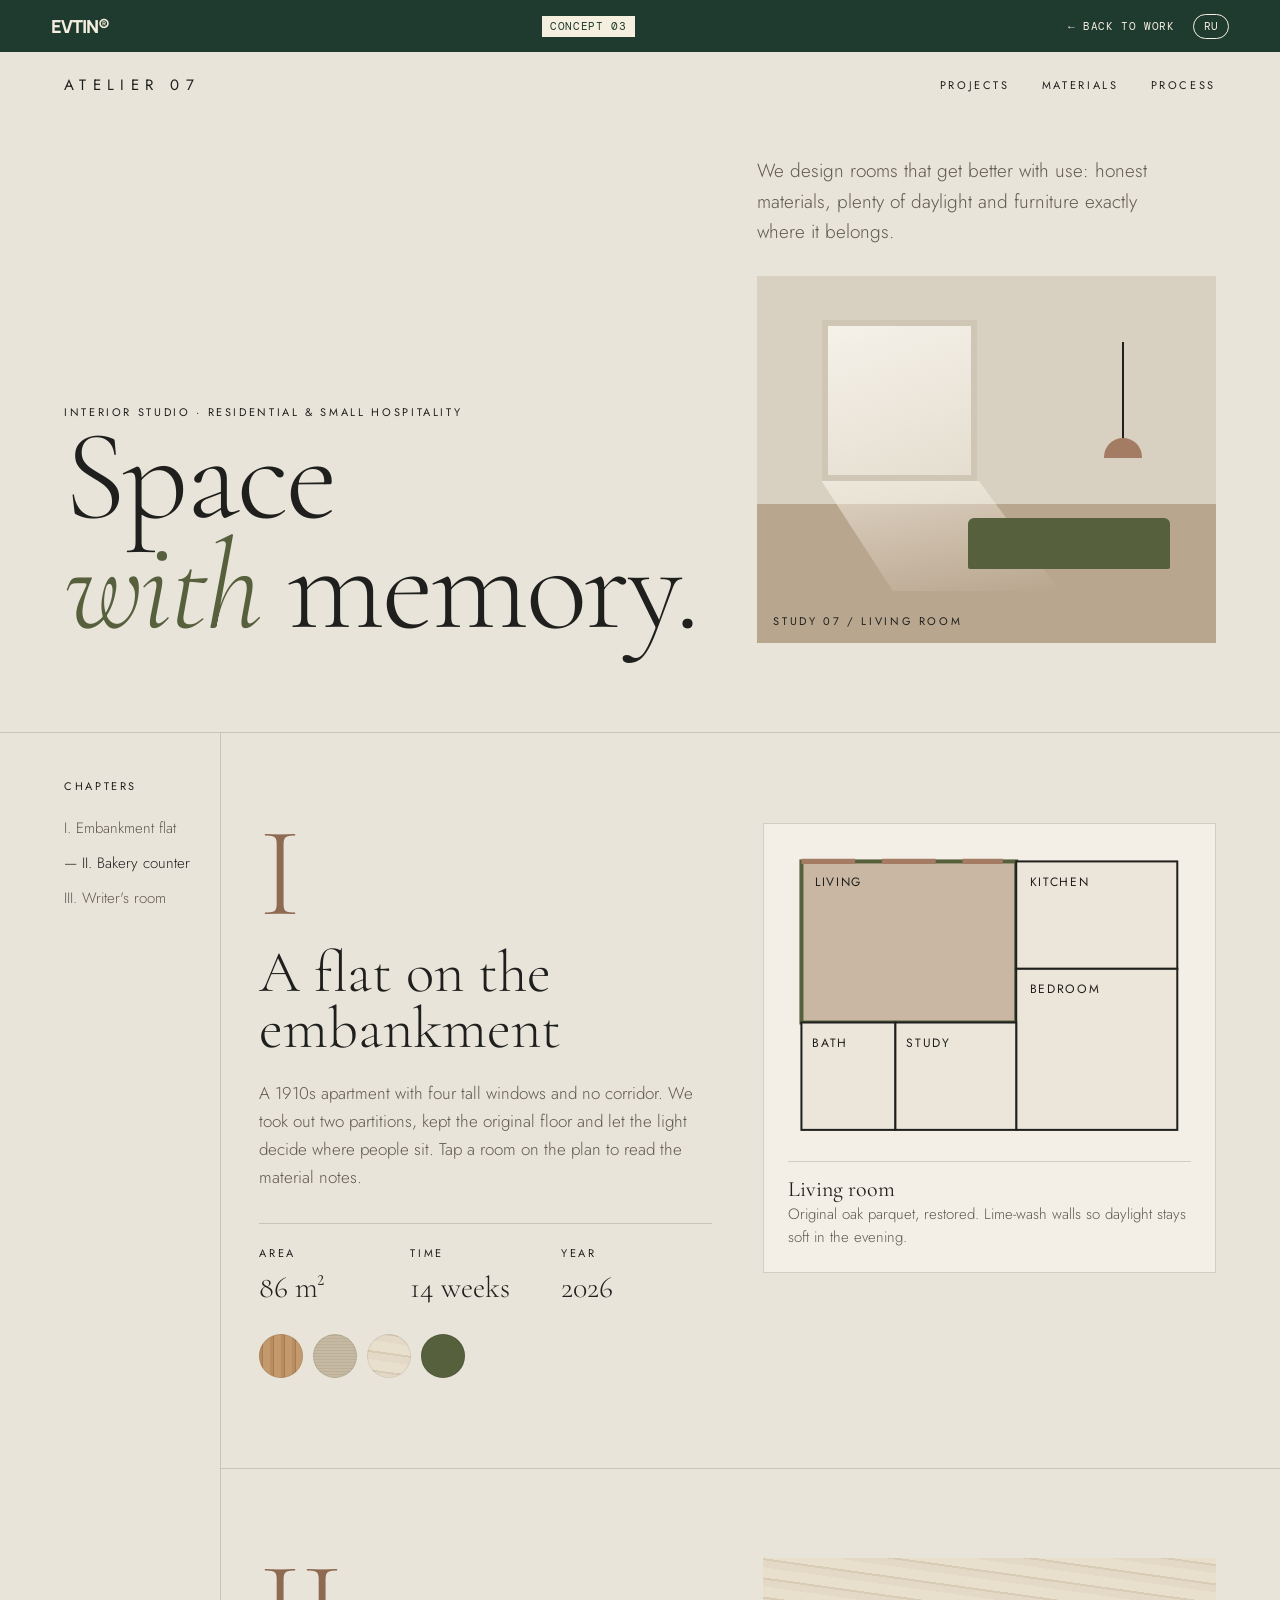
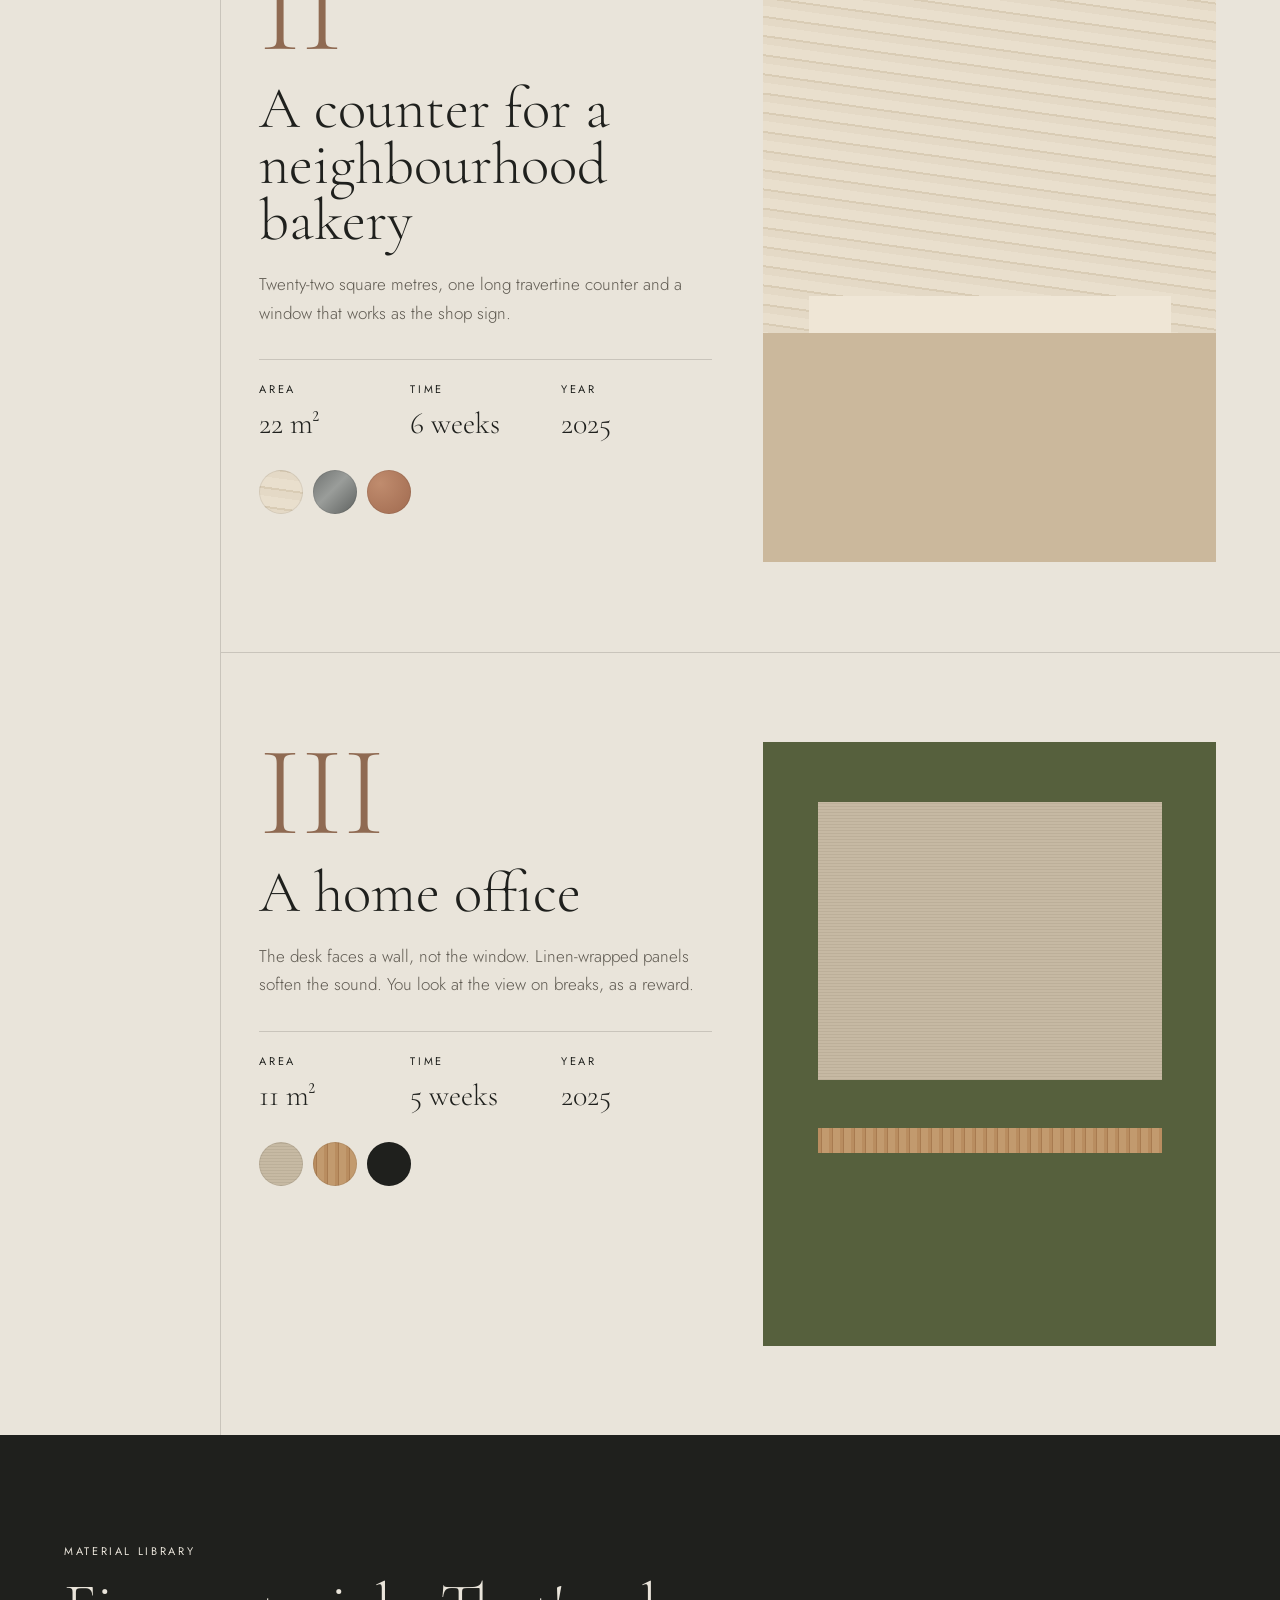
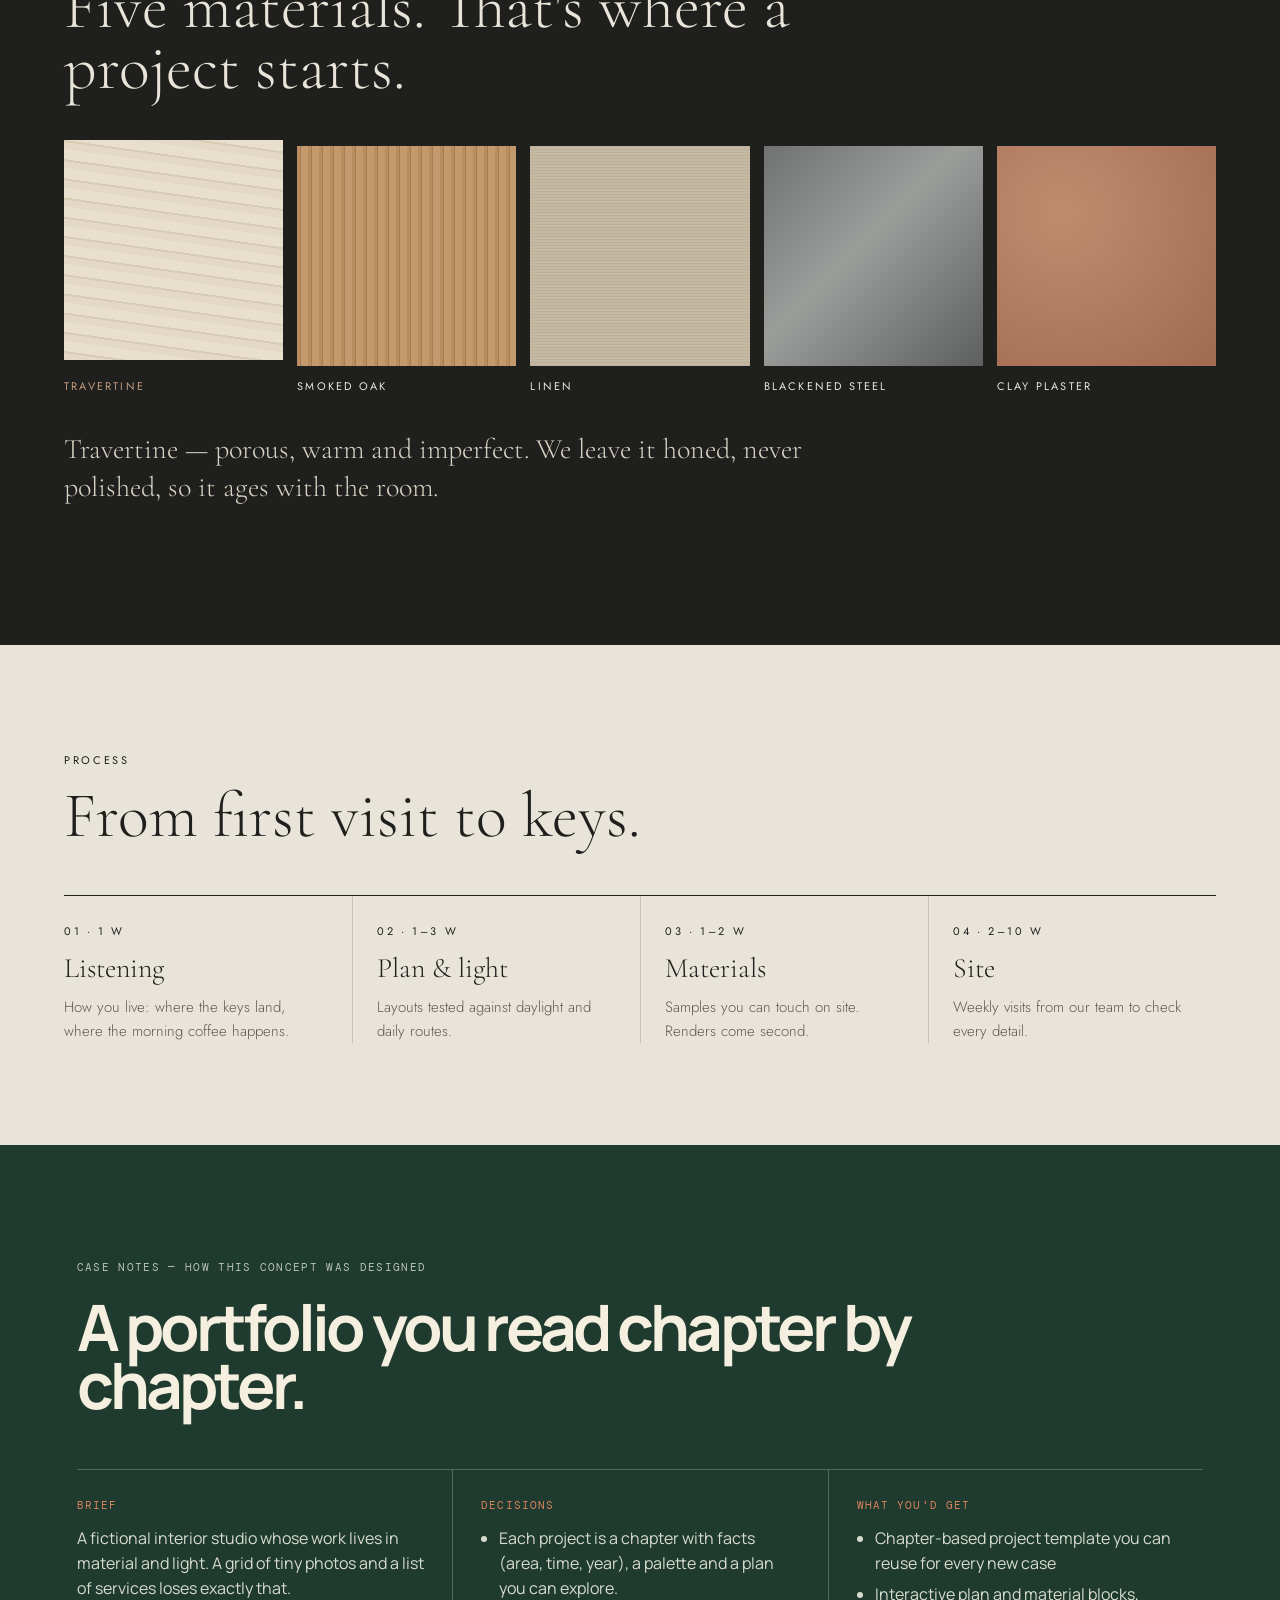
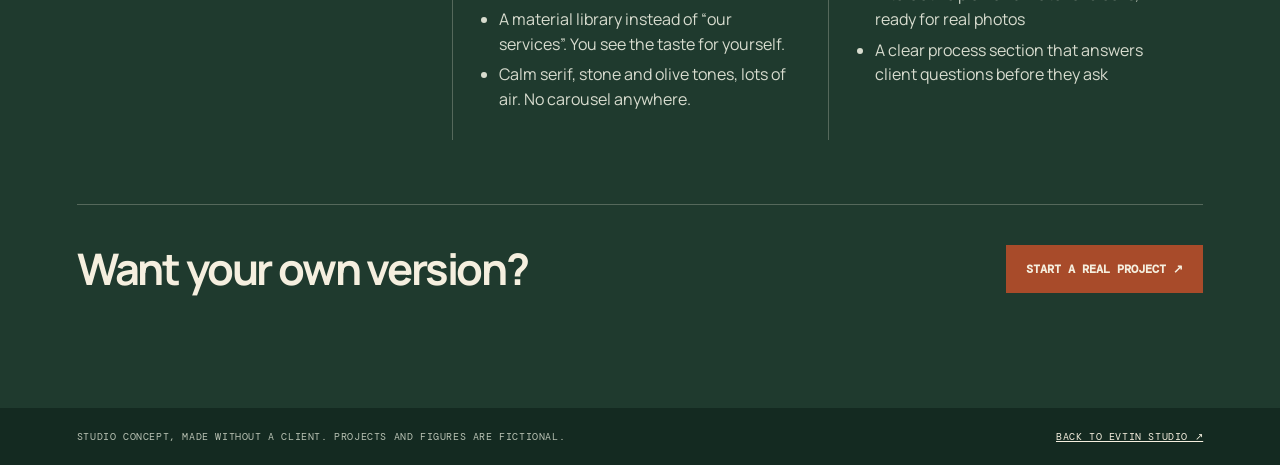
<file: concept-atelier07.html>
<!doctype html>
<html lang="en">
<head>
<meta charset="utf-8"><meta name="viewport" content="width=device-width,initial-scale=1">
<meta name="robots" content="noindex">
<meta name="description" content="ATELIER 07 — an EVTIN Studio concept for an interior studio. Original practice work, not a client.">
<title>ATELIER 07 — EVTIN Studio Concept</title>
<link rel="icon" href="data:image/svg+xml,%3Csvg xmlns='http://www.w3.org/2000/svg' viewBox='0 0 32 32'%3E%3Crect width='32' height='32' rx='6' fill='%231f3a2e'/%3E%3Ctext x='16' y='23' font-family='Arial' font-weight='800' font-size='20' text-anchor='middle' fill='%23f5efdf'%3EE%3C/text%3E%3C/svg%3E">
<link rel="preload" href="fonts/cormorant-garamond-normal-latin-2fed1d.woff2" as="font" type="font/woff2" crossorigin><link rel="preload" href="fonts/cormorant-garamond-italic-latin-dccf20.woff2" as="font" type="font/woff2" crossorigin><link rel="preload" href="fonts/jost-normal-latin-35841f.woff2" as="font" type="font/woff2" crossorigin>
<link href="fonts.css" rel="stylesheet">
<link rel="stylesheet" href="concept.css">
<style>
:root{--stone:#e9e4da;--stone2:#dcd5c8;--gr:#1f201d;--olive:#56603d;--clay:#a47c63;--mute:#5f5a51;--line:rgba(31,32,29,.16)}
body{background:var(--stone);color:var(--gr);font-family:Jost,Arial,sans-serif;font-weight:300}
.a-cap{font:400 11px Jost,sans-serif;letter-spacing:.24em;text-transform:uppercase}
.a-serif{font-family:'Cormorant Garamond',Georgia,serif;font-weight:300}

.a-top{display:flex;justify-content:space-between;align-items:center;padding:22px 5vw}
.a-top .a-logo{font:400 15px Jost,sans-serif;letter-spacing:.42em}
.a-top nav{display:flex;gap:32px}
.a-top a{color:inherit;text-decoration:none}
.a-top a:hover{color:var(--olive)}

.a-hero{display:grid;grid-template-columns:7fr 5fr;gap:4vw;padding:3vw 5vw 7vw;align-items:end}
.a-hero h1{margin:0;font:300 clamp(64px,10vw,168px)/.86 'Cormorant Garamond',Georgia,serif;letter-spacing:-.02em}
.a-hero h1 i{color:var(--olive)}
.a-hero p{font-size:19px;line-height:1.6;color:var(--mute);max-width:420px;margin:0 0 28px}
.a-room{aspect-ratio:5/4;position:relative;background:linear-gradient(180deg,#d8d0c1 0 62%,#b9a68f 62% 100%);overflow:hidden}
.a-room .win{position:absolute;left:14%;top:12%;width:34%;height:44%;background:linear-gradient(160deg,#f6f2ea,#e4ddcf);box-shadow:inset 0 0 0 6px #cfc6b6}
.a-room .light{position:absolute;left:14%;top:56%;width:52%;height:30%;background:linear-gradient(170deg,rgba(255,250,240,.55),transparent);clip-path:polygon(0 0,66% 0,100% 100%,30% 100%)}
.a-room .sofa{position:absolute;right:10%;bottom:20%;width:44%;height:14%;background:var(--olive);border-radius:6px 6px 2px 2px}
.a-room .lamp{position:absolute;right:20%;top:18%;width:2px;height:28%;background:var(--gr)}
.a-room .lamp::after{content:"";position:absolute;left:-18px;bottom:-14px;width:38px;height:20px;background:var(--clay);border-radius:20px 20px 0 0}
.a-room figcaption{position:absolute;left:16px;bottom:14px}

.a-chapters{display:grid;grid-template-columns:220px 1fr;border-top:1px solid var(--line)}
.a-index{position:sticky;top:52px;align-self:start;padding:40px 0 40px 5vw}
.a-index ol{list-style:none;margin:20px 0 0;padding:0;display:grid;gap:12px}
.a-index a{color:var(--mute);text-decoration:none;font-size:15px}
.a-index a.on{color:var(--gr)}
.a-index a.on::before{content:"— "}
.a-ch{padding:7vw 5vw 7vw 3vw;border-left:1px solid var(--line);display:grid;grid-template-columns:1fr 1fr;gap:4vw}
.a-ch+.a-ch{border-top:1px solid var(--line)}
.a-num{font:300 clamp(80px,10vw,160px)/.8 'Cormorant Garamond',Georgia,serif;color:#8f6a52}
.a-ch h2{font:300 clamp(40px,4.6vw,72px)/.95 'Cormorant Garamond',Georgia,serif;margin:20px 0 22px}
.a-ch p{font-size:17px;line-height:1.65;color:var(--mute);max-width:480px}
.a-facts{display:grid;grid-template-columns:repeat(3,1fr);border-top:1px solid var(--line);margin-top:32px}
.a-facts div{padding:16px 12px 0 0}
.a-facts strong{display:block;font:300 30px 'Cormorant Garamond',Georgia,serif;margin-top:6px}
.a-swatches{display:flex;gap:10px;margin-top:28px}
.a-swatches span{width:44px;height:44px;border-radius:50%;box-shadow:inset 0 0 0 1px rgba(0,0,0,.08)}

.a-plan{background:#f3efe7;border:1px solid var(--line);padding:24px;align-self:start}
.a-plan svg{width:100%;height:auto;display:block}
.a-plan .rm{fill:#ebe5da;stroke:var(--gr);stroke-width:1.5;cursor:pointer;transition:fill .25s}
.a-plan .rm:hover,.a-plan .rm.on{fill:#c9b7a3}.a-plan .rm.on{stroke:var(--olive);stroke-width:3}
.a-plan .rm:focus{outline:none}.a-plan .rm:focus-visible{stroke:var(--olive);stroke-width:4}
.a-plan text{font:400 9px Jost,sans-serif;letter-spacing:.14em;fill:var(--gr);pointer-events:none;text-transform:uppercase}
.a-note{min-height:84px;border-top:1px solid var(--line);margin-top:18px;padding-top:14px}
.a-note b{display:block;font:400 22px 'Cormorant Garamond',Georgia,serif}
.a-note span{font-size:15px;color:var(--mute)}
.a-tall{aspect-ratio:3/4;position:relative;overflow:hidden}

.a-mat{background:var(--gr);color:var(--stone);padding:8vw 5vw}
.a-mat h2{font:300 clamp(44px,5vw,84px)/.95 'Cormorant Garamond',Georgia,serif;margin:16px 0 48px;max-width:760px}
.a-mgrid{display:grid;grid-template-columns:repeat(5,1fr);gap:14px}
.a-mgrid button{all:unset;cursor:pointer;display:block}
.a-mgrid .sw{aspect-ratio:1;display:block;transition:transform .3s}
.a-mgrid button:hover .sw,.a-mgrid button[aria-pressed=true] .sw{transform:translateY(-6px)}
.a-mgrid button:focus-visible{outline:2px solid var(--clay);outline-offset:4px}
.a-mgrid .nm{display:block;margin-top:12px;font:400 11px Jost,sans-serif;letter-spacing:.2em;text-transform:uppercase}
.a-mgrid button[aria-pressed=true] .nm{color:#c29a7f}
.a-mdesc{margin-top:36px;font:300 clamp(22px,2.2vw,30px)/1.35 'Cormorant Garamond',Georgia,serif;max-width:760px;min-height:3em;color:#d9d2c5}
.t-trav{background:repeating-linear-gradient(8deg,#e4d9c6 0 7px,#d9ccb5 7px 9px,#e9dfcd 9px 19px)}
.t-oak{background:repeating-linear-gradient(90deg,#b98d60 0 3px,#a87b50 3px 4px,#c29a6e 4px 11px)}
.t-lin{background:repeating-linear-gradient(0deg,#d8d1c3 0 1px,#e4ddd0 1px 3px),#ded6c8;background-blend-mode:multiply}
.t-steel{background:linear-gradient(135deg,#6f7270,#9a9d9a 45%,#5d605e)}
.t-clay{background:radial-gradient(circle at 30% 30%,#c08c6e,#a06a4f)}

.a-process{padding:8vw 5vw}
.a-process h2{font:300 clamp(44px,5vw,84px)/.95 'Cormorant Garamond',Georgia,serif;margin:16px 0 48px}
.a-steps{list-style:none;margin:0;padding:0;display:grid;grid-template-columns:repeat(4,1fr);border-top:1px solid var(--gr)}
.a-steps li{padding:22px 24px 0 0}
.a-steps li+li{padding-left:24px;border-left:1px solid var(--line)}
.a-steps h3{font:300 28px 'Cormorant Garamond',Georgia,serif;margin:10px 0}
.a-steps p{font-size:15px;line-height:1.6;color:var(--mute);margin:0}
:focus-visible{outline:2px solid var(--olive);outline-offset:3px}

@media(max-width:900px){
  .a-top nav a:not(:last-child){display:none}
  .a-hero{grid-template-columns:1fr;padding:24px 20px 64px}
  .a-hero h1{font-size:17vw}
  .a-chapters{grid-template-columns:1fr}
  .a-index{display:none}
  .a-ch{grid-template-columns:1fr;border-left:0;padding:64px 20px}
  .a-mat,.a-process{padding:72px 20px}
  .a-mgrid{grid-template-columns:repeat(3,1fr)}
  .a-steps{grid-template-columns:1fr 1fr}
  .a-steps li:nth-child(3){padding-left:0;border-left:0}
  .a-steps li{padding-bottom:24px}
}
@media(max-width:480px){.a-steps{grid-template-columns:1fr}.a-steps li+li{padding-left:0;border-left:0;border-top:1px solid var(--line)}}
</style>
</head>
<body>
<header class="cbar">
  <a class="cbrand" href="./">EVTIN®</a>
  <span class="ctag" data-i18n="bar.tag">Concept 03</span>
  <div class="cright"><a href="./#work" data-i18n="bar.back">← Back<span class="cback-long"> to work</span></a><button class="lang" type="button" data-lang aria-label="RU — Русская версия" lang="ru">RU</button></div>
</header>

<main>
<div class="a-top">
  <span class="a-logo">ATELIER 07</span>
  <nav class="a-cap" aria-label="Demo site" data-i18n-aria="a.aria.nav"><a href="#ch1" data-i18n="a.nav.proj">Projects</a><a href="#materials" data-i18n="a.nav.mat">Materials</a><a href="#process" data-i18n="a.nav.proc">Process</a></nav>
</div>

<section class="a-hero">
  <div>
    <span class="a-cap" data-i18n="a.h.k">Interior studio · residential & small hospitality</span>
    <h1 data-i18n="a.h.t">Space<br><i>with</i> memory.</h1>
  </div>
  <div>
    <p data-i18n="a.h.p">We design rooms that get better with use: honest materials, plenty of daylight and furniture exactly where it belongs.</p>
    <figure class="a-room" style="margin:0" aria-hidden="true"><div class="win"></div><div class="light"></div><div class="lamp"></div><div class="sofa"></div><figcaption class="a-cap" data-i18n="a.fig">Study 07 / living room</figcaption></figure>
  </div>
</section>

<div class="a-chapters">
  <aside class="a-index" aria-label="Chapters" data-i18n-aria="a.aria.idx">
    <span class="a-cap" data-i18n="a.idx">Chapters</span>
    <ol><li><a href="#ch1" class="on">I. <span data-i18n="a.c1.s">Embankment flat</span></a></li><li><a href="#ch2">II. <span data-i18n="a.c2.s">Bakery counter</span></a></li><li><a href="#ch3">III. <span data-i18n="a.c3.s">Writer's room</span></a></li></ol>
  </aside>
  <div>
    <article class="a-ch" id="ch1">
      <div>
        <div class="a-num">I</div>
        <h2 data-i18n="a.c1.t">A flat on the embankment</h2>
        <p data-i18n="a.c1.p">A 1910s apartment with four tall windows and no corridor. We took out two partitions, kept the original floor and let the light decide where people sit. Tap a room on the plan to read the material notes.</p>
        <div class="a-facts"><div><span class="a-cap" data-i18n="a.area">Area</span><strong>86 <span data-i18n="a.sqm">m²</span></strong></div><div><span class="a-cap" data-i18n="a.time">Time</span><strong data-i18n="a.c1.w">14 weeks</strong></div><div><span class="a-cap" data-i18n="a.year">Year</span><strong>2026</strong></div></div>
        <div class="a-swatches" aria-hidden="true"><span class="t-oak"></span><span class="t-lin"></span><span class="t-trav"></span><span style="background:var(--olive)"></span></div>
      </div>
      <div class="a-plan">
        <svg viewBox="0 0 300 220" role="group" aria-label="Floor plan" data-i18n-aria="a.aria.plan">
          <rect class="rm on" data-room="living" x="10" y="10" width="160" height="120" tabindex="0" role="button" aria-label="Living room"/>
          <rect class="rm" data-room="kitchen" x="170" y="10" width="120" height="80" tabindex="0" role="button" aria-label="Kitchen"/>
          <rect class="rm" data-room="bed" x="170" y="90" width="120" height="120" tabindex="0" role="button" aria-label="Bedroom"/>
          <rect class="rm" data-room="bath" x="10" y="130" width="70" height="80" tabindex="0" role="button" aria-label="Bathroom"/>
          <rect class="rm" data-room="study" x="80" y="130" width="90" height="80" tabindex="0" role="button" aria-label="Study"/>
          <text x="20" y="28" data-i18n="a.r.living">Living</text><text x="180" y="28" data-i18n="a.r.kitchen">Kitchen</text><text x="180" y="108" data-i18n="a.r.bed">Bedroom</text><text x="18" y="148" data-i18n="a.r.bath">Bath</text><text x="88" y="148" data-i18n="a.r.study">Study</text>
          <path d="M10 10h40M70 10h40M130 10h30" stroke="#a47c63" stroke-width="4"/>
        </svg>
        <div class="a-note" aria-atomic="true" aria-live="polite"><b id="roomName">Living room</b><span id="roomNote">Original oak parquet, restored. Lime-wash walls so daylight stays soft in the evening.</span></div>
      </div>
    </article>

    <article class="a-ch" id="ch2">
      <div>
        <div class="a-num">II</div>
        <h2 data-i18n="a.c2.t">A counter for a neighbourhood bakery</h2>
        <p data-i18n="a.c2.p">Twenty-two square metres, one long travertine counter and a window that works as the shop sign.</p>
        <div class="a-facts"><div><span class="a-cap" data-i18n="a.area">Area</span><strong>22 <span data-i18n="a.sqm">m²</span></strong></div><div><span class="a-cap" data-i18n="a.time">Time</span><strong data-i18n="a.c2.w">6 weeks</strong></div><div><span class="a-cap" data-i18n="a.year">Year</span><strong>2025</strong></div></div>
        <div class="a-swatches" aria-hidden="true"><span class="t-trav"></span><span class="t-steel"></span><span class="t-clay"></span></div>
      </div>
      <div class="a-tall t-trav" aria-hidden="true"><div style="position:absolute;inset:auto 0 0 0;height:38%;background:#cbb89c"></div><div style="position:absolute;left:10%;right:10%;bottom:38%;height:6%;background:#efe6d6"></div></div>
    </article>

    <article class="a-ch" id="ch3">
      <div>
        <div class="a-num">III</div>
        <h2 data-i18n="a.c3.t">A home office</h2>
        <p data-i18n="a.c3.p">The desk faces a wall, not the window. Linen-wrapped panels soften the sound. You look at the view on breaks, as a reward.</p>
        <div class="a-facts"><div><span class="a-cap" data-i18n="a.area">Area</span><strong>11 <span data-i18n="a.sqm">m²</span></strong></div><div><span class="a-cap" data-i18n="a.time">Time</span><strong data-i18n="a.c3.w">5 weeks</strong></div><div><span class="a-cap" data-i18n="a.year">Year</span><strong>2025</strong></div></div>
        <div class="a-swatches" aria-hidden="true"><span class="t-lin"></span><span class="t-oak"></span><span style="background:var(--gr)"></span></div>
      </div>
      <div class="a-tall" style="background:var(--olive)" aria-hidden="true"><div class="t-lin" style="position:absolute;left:12%;right:12%;top:10%;height:46%"></div><div class="t-oak" style="position:absolute;left:12%;right:12%;top:64%;height:4%"></div></div>
    </article>
  </div>
</div>

<section class="a-mat" id="materials">
  <span class="a-cap" data-i18n="a.m.k">Material library</span>
  <h2 data-i18n="a.m.t">Five materials. That's where a project starts.</h2>
  <div class="a-mgrid" role="group" aria-label="Materials" data-i18n-aria="a.aria.mat">
    <button type="button" data-m="trav" aria-pressed="true"><span class="sw t-trav"></span><span class="nm" data-i18n="a.m.trav">Travertine</span></button>
    <button type="button" data-m="oak" aria-pressed="false"><span class="sw t-oak"></span><span class="nm" data-i18n="a.m.oak">Smoked oak</span></button>
    <button type="button" data-m="lin" aria-pressed="false"><span class="sw t-lin"></span><span class="nm" data-i18n="a.m.lin">Linen</span></button>
    <button type="button" data-m="steel" aria-pressed="false"><span class="sw t-steel"></span><span class="nm" data-i18n="a.m.steel">Blackened steel</span></button>
    <button type="button" data-m="clay" aria-pressed="false"><span class="sw t-clay"></span><span class="nm" data-i18n="a.m.clay">Clay plaster</span></button>
  </div>
  <p class="a-mdesc" id="mdesc" aria-live="polite"></p>
</section>

<section class="a-process" id="process">
  <span class="a-cap" data-i18n="a.p.k">Process</span>
  <h2 data-i18n="a.p.t">From first visit to keys.</h2>
  <ol class="a-steps">
    <li><span class="a-cap">01 · <span data-i18n="a.p.1w">1 w</span></span><h3 data-i18n="a.p.1t">Listening</h3><p data-i18n="a.p.1p">How you live: where the keys land, where the morning coffee happens.</p></li>
    <li><span class="a-cap">02 · <span data-i18n="a.p.2w">1–3 w</span></span><h3 data-i18n="a.p.2t">Plan & light</h3><p data-i18n="a.p.2p">Layouts tested against daylight and daily routes.</p></li>
    <li><span class="a-cap">03 · <span data-i18n="a.p.3w">1–2 w</span></span><h3 data-i18n="a.p.3t">Materials</h3><p data-i18n="a.p.3p">Samples you can touch on site. Renders come second.</p></li>
    <li><span class="a-cap">04 · <span data-i18n="a.p.4w">2–10 w</span></span><h3 data-i18n="a.p.4t">Site</h3><p data-i18n="a.p.4p">Weekly visits from our team to check every detail.</p></li>
  </ol>
</section>
</main>

<section class="cnotes" aria-labelledby="notes-t">
  <div class="chead" data-i18n="notes.k">Case notes — how this concept was designed</div>
  <h2 id="notes-t" data-i18n="notes.t">A portfolio you read chapter by chapter.</h2>
  <div class="cgrid">
    <div><h3 data-i18n="notes.b.h">Brief</h3><p data-i18n="notes.b.p">A fictional interior studio whose work lives in material and light. A grid of tiny photos and a list of services loses exactly that.</p></div>
    <div><h3 data-i18n="notes.d.h">Decisions</h3><ul><li data-i18n="notes.d.1">Each project is a chapter with facts (area, time, year), a palette and a plan you can explore.</li><li data-i18n="notes.d.2">A material library instead of “our services”. You see the taste for yourself.</li><li data-i18n="notes.d.3">Calm serif, stone and olive tones, lots of air. No carousel anywhere.</li></ul></div>
    <div><h3 data-i18n="notes.x.h">What you'd get</h3><ul><li data-i18n="notes.x.1">Chapter-based project template you can reuse for every new case</li><li data-i18n="notes.x.2">Interactive plan and material blocks, ready for real photos</li><li data-i18n="notes.x.3">A clear process section that answers client questions before they ask</li></ul></div>
  </div>
  <div class="ccta"><strong data-i18n="notes.cta">Want your own version?</strong><a href="./#contact" data-i18n="notes.btn">Start a real project ↗︎</a></div>
</section>
<footer class="cfoot"><span data-i18n="foot.l">Studio concept, made without a client. Projects and figures are fictional.</span><a href="./#work" data-i18n="foot.r">Back to EVTIN Studio ↗︎</a></footer>

<script src="concept-atelier07.i18n.js"></script>
<script src="concept.js"></script>
<script src="concept-atelier07.js"></script>
</body>
</html>
</file>
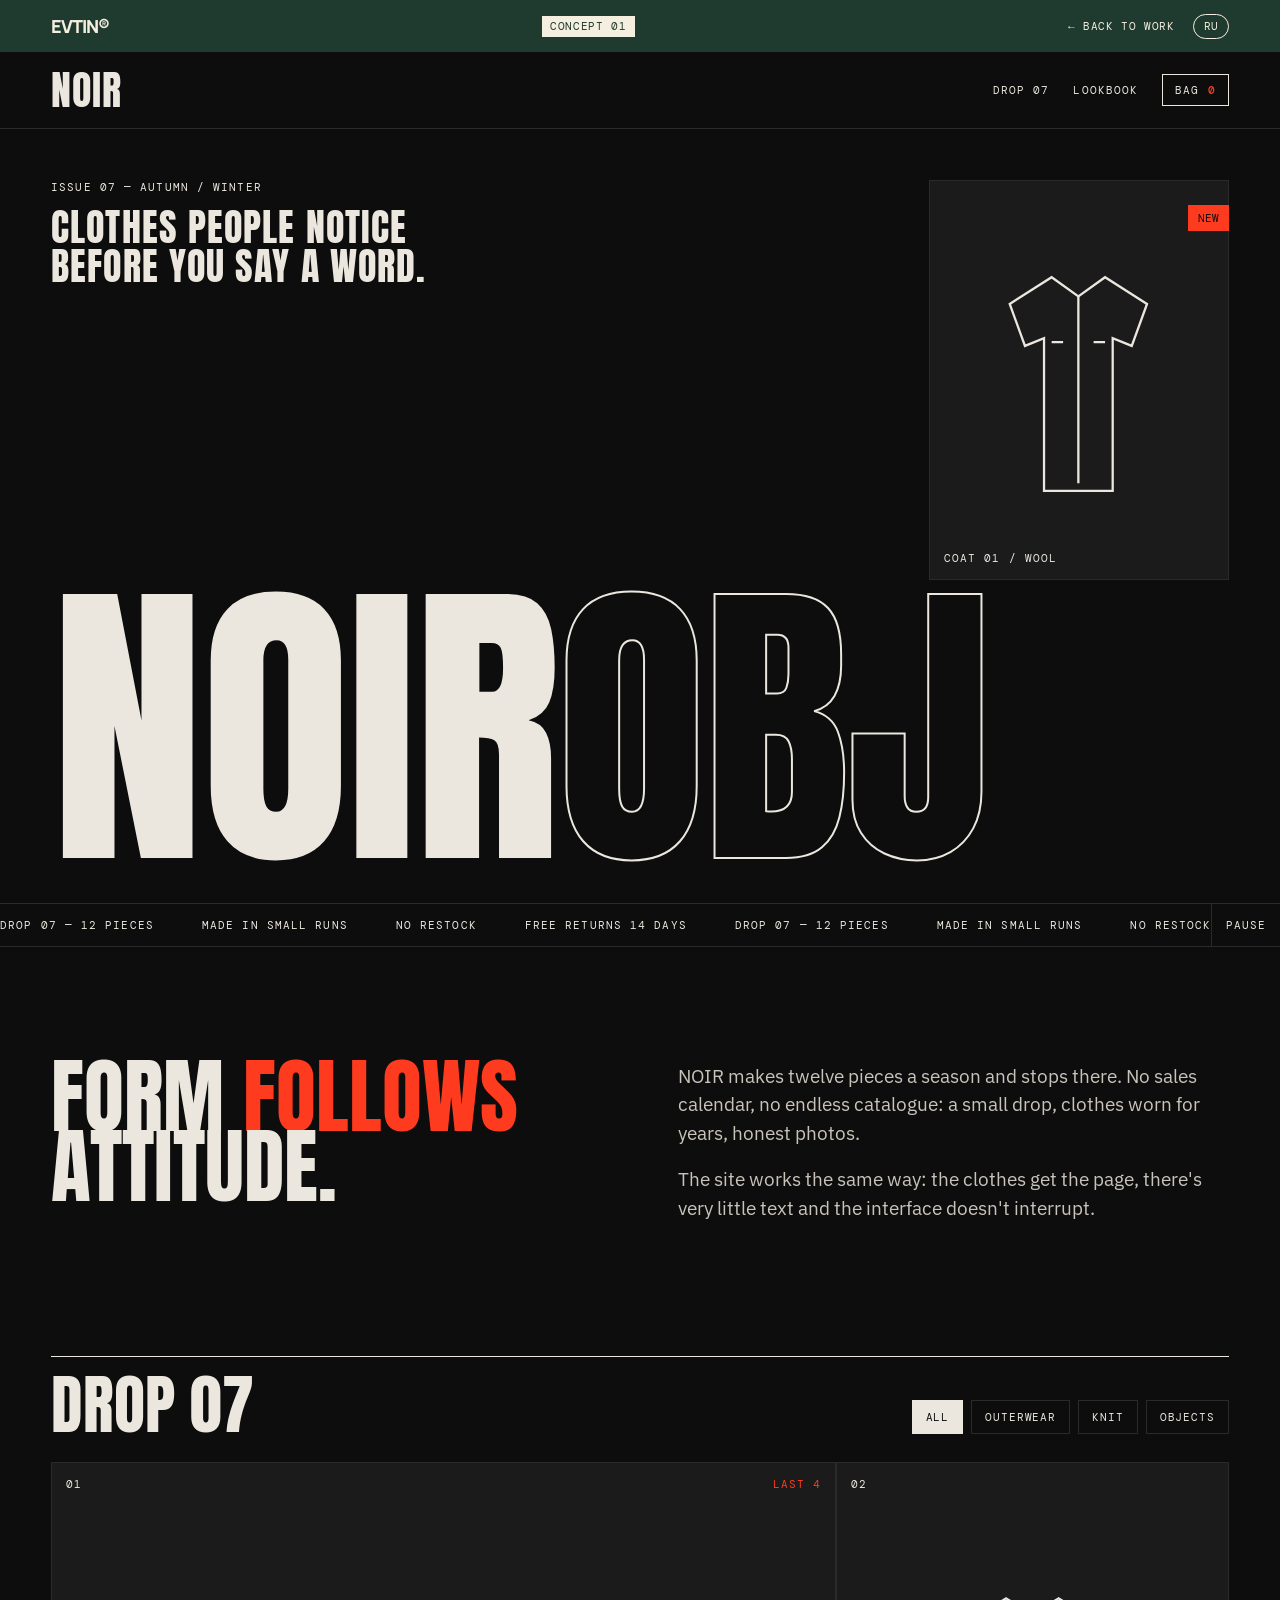
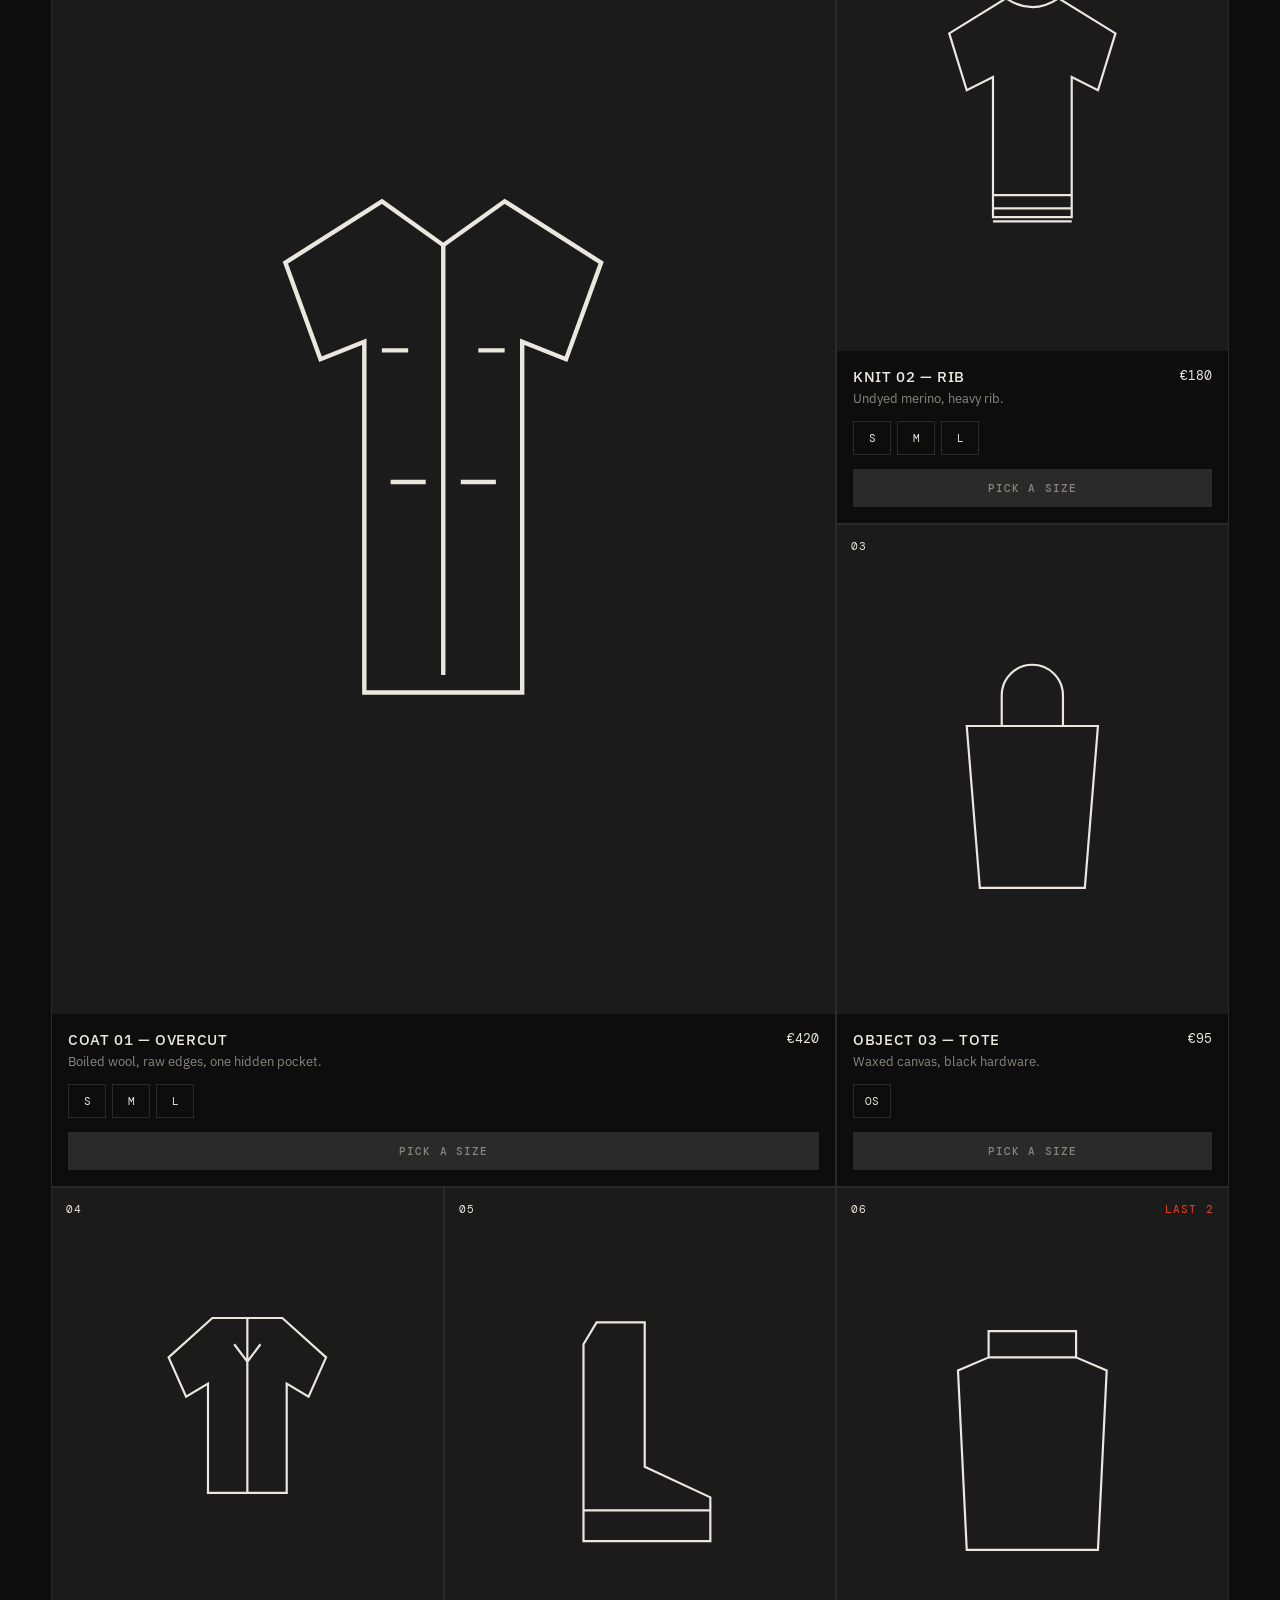
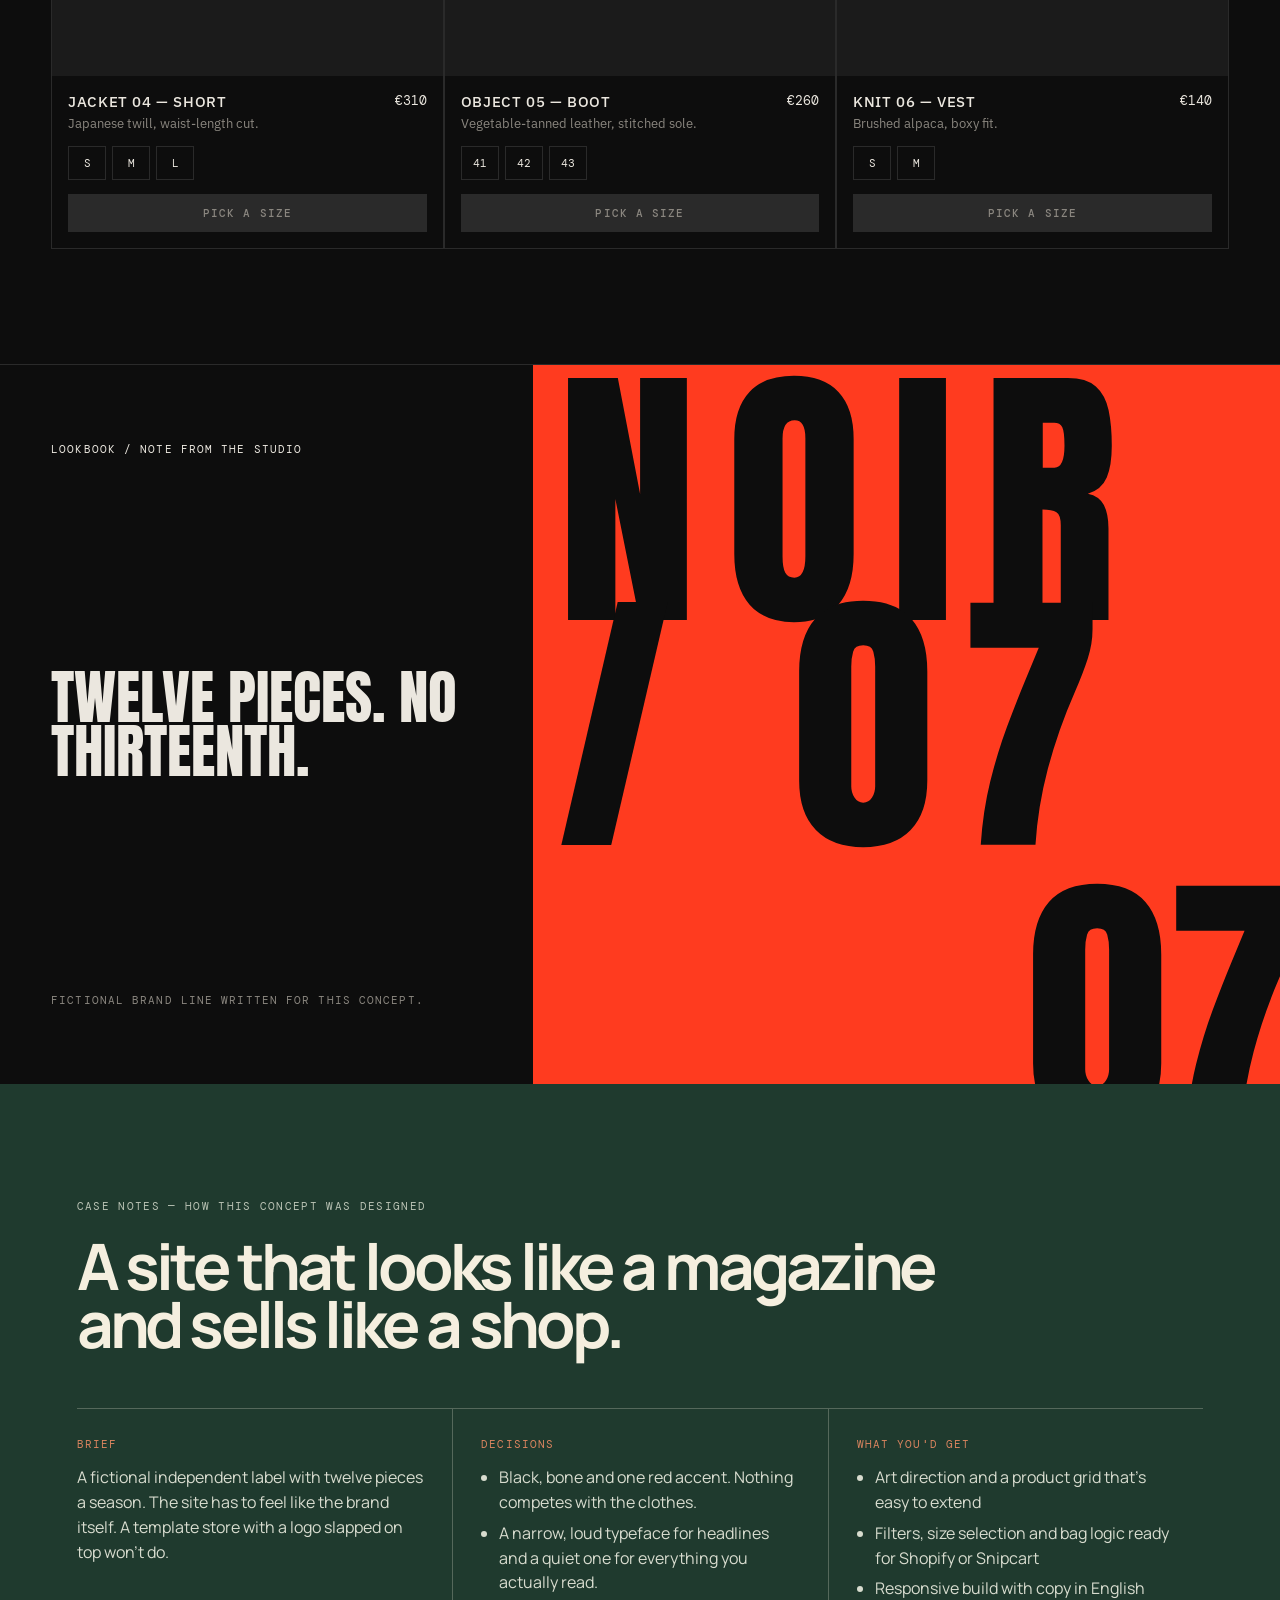
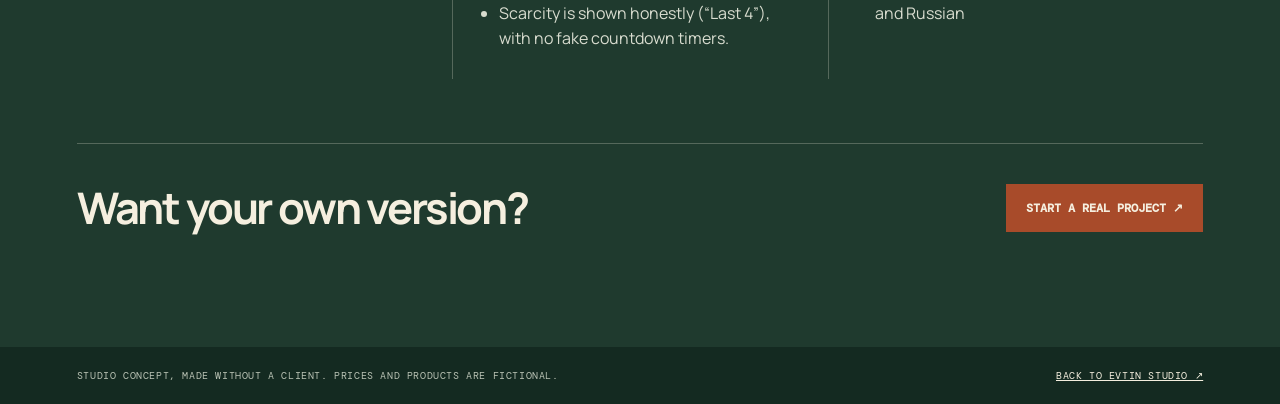
<file: concept-noir.html>
<!doctype html>
<html lang="en">
<head>
<meta charset="utf-8"><meta name="viewport" content="width=device-width,initial-scale=1">
<meta name="robots" content="noindex">
<meta name="description" content="NOIR OBJECTS — an EVTIN Studio concept for an independent fashion label. Original practice work, not a client.">
<title>NOIR OBJECTS — EVTIN Studio Concept</title>
<link rel="icon" href="data:image/svg+xml,%3Csvg xmlns='http://www.w3.org/2000/svg' viewBox='0 0 32 32'%3E%3Crect width='32' height='32' rx='6' fill='%231f3a2e'/%3E%3Ctext x='16' y='23' font-family='Arial' font-weight='800' font-size='20' text-anchor='middle' fill='%23f5efdf'%3EE%3C/text%3E%3C/svg%3E">
<link rel="preload" href="fonts/anton-normal-latin-a6f395.woff2" as="font" type="font/woff2" crossorigin><link rel="preload" href="fonts/ibm-plex-sans-normal-latin-a68a20.woff2" as="font" type="font/woff2" crossorigin>
<link href="fonts.css" rel="stylesheet">
<link rel="stylesheet" href="concept.css">
<style>
:root{--k:#0d0d0d;--bone:#ebe7df;--g1:#1b1b1b;--g2:#2a2a2a;--mid:#8a867f;--red:#ff3b1f}
body{background:var(--k);color:var(--bone);font-family:'IBM Plex Sans',Arial,sans-serif}
.n-mono{font:11px 'DM Mono',monospace;letter-spacing:.1em;text-transform:uppercase}
.n-shop{display:flex;justify-content:space-between;align-items:center;padding:18px 4vw;border-bottom:1px solid var(--g2)}
.n-logo{font:40px/1 Anton,Oswald,Impact,sans-serif;letter-spacing:.02em}
.n-shop nav{display:flex;align-items:center;gap:24px}.n-shop a{color:inherit;text-decoration:none}.n-shop a:hover{color:var(--red)}
.n-bag{border:1px solid var(--bone);padding:8px 12px}
.n-bag b{color:var(--red);font-weight:500}

.n-hero{position:relative;overflow:hidden;min-height:calc(100vh - 52px - 77px);display:grid;grid-template-columns:repeat(12,1fr);padding:4vw;gap:2vw}
.n-word{grid-column:1/-1;font:clamp(120px,24vw,420px)/.8 Anton,Oswald,Impact,sans-serif;letter-spacing:-.01em;margin:0;align-self:end;white-space:nowrap}
.n-word span{display:inline-block;color:transparent;-webkit-text-stroke:2px var(--bone)}
.n-issue{grid-column:1/5;align-self:start}
.n-issue strong{display:block;font:clamp(28px,3vw,44px)/1 Anton,Oswald,Impact,sans-serif;margin-top:14px;max-width:420px;text-transform:uppercase}
.n-cover{grid-column:8/13;grid-row:1;justify-self:end;width:min(100%,300px);aspect-ratio:3/4;background:var(--g1);position:relative;border:1px solid var(--g2)}
.n-cover svg{position:absolute;inset:12% 18%;width:64%;height:76%}
.n-cover .n-mono{position:absolute;left:14px;bottom:14px}
.n-cover i{position:absolute;right:-1px;top:24px;background:var(--red);color:var(--k);font:normal 11px 'DM Mono',monospace;padding:6px 10px}

.n-ticker{border-block:1px solid var(--g2);overflow:hidden;white-space:nowrap;position:relative}
.n-ticker:hover div,.n-ticker.paused div{animation-play-state:paused}
.n-pause{position:absolute;right:0;top:0;bottom:0;padding:0 14px;background:var(--k);color:var(--bone);border:0;border-left:1px solid var(--g2);font:11px 'DM Mono',monospace;text-transform:uppercase;letter-spacing:.1em;cursor:pointer}.n-pause:hover{color:var(--red)}
.n-ticker div{display:inline-block;padding:14px 0;animation:tick 28s linear infinite}
.n-ticker span{margin-right:48px}
@keyframes tick{to{transform:translateX(-50%)}}

.n-manifest{display:grid;grid-template-columns:1fr 1fr;gap:6vw;padding:9vw 4vw}
.n-manifest h2{font:clamp(48px,6.4vw,110px)/.86 Anton,Oswald,Impact,sans-serif;text-transform:uppercase;margin:0}
.n-manifest h2 em{font-style:normal;color:var(--red)}
.n-manifest p{font-size:19px;line-height:1.5;color:#c9c4bb;max-width:560px;margin:0 0 18px}

.n-drop{padding:0 4vw 9vw}
.n-drophead{display:flex;flex-wrap:wrap;align-items:end;justify-content:space-between;gap:20px;border-top:1px solid var(--bone);padding-top:20px;margin-bottom:28px}
.n-drophead h2{font:clamp(40px,5vw,80px)/.9 Anton,Oswald,Impact,sans-serif;margin:0;text-transform:uppercase}
.n-filters{display:flex;flex-wrap:wrap;gap:8px}
.n-filters button{background:none;color:var(--bone);border:1px solid var(--g2);padding:9px 13px;cursor:pointer;font:11px 'DM Mono',monospace;text-transform:uppercase;letter-spacing:.08em}
.n-filters button[aria-pressed=true]{background:var(--bone);color:var(--k);border-color:var(--bone)}
.n-grid{display:grid;grid-template-columns:repeat(12,1fr);gap:2px;background:var(--g2);border:1px solid var(--g2)}
.n-item{background:var(--k);grid-column:span 4;display:flex;flex-direction:column;min-width:0}
.n-item.big{grid-column:span 8;grid-row:span 2}
.n-item[hidden]{display:none}
.n-grid.filtered .n-item{grid-column:span 6;grid-row:auto}
.n-art{position:relative;aspect-ratio:4/5;background:var(--g1);overflow:hidden}
.n-item.big .n-art{aspect-ratio:auto;flex:1;min-height:420px}
.n-art svg{position:absolute;inset:14% 22%;width:56%;height:72%;transition:transform .5s cubic-bezier(.2,.7,.2,1)}
.n-item:hover .n-art svg{transform:scale(1.06) rotate(-2deg)}
.n-art .n-no{position:absolute;left:14px;top:14px}
.n-art .n-flag{position:absolute;right:14px;top:14px;color:var(--red)}
.n-meta{display:grid;grid-template-columns:1fr auto;gap:4px 12px;padding:16px}
.n-meta h3{margin:0;font:500 15px 'IBM Plex Sans',sans-serif;text-transform:uppercase;letter-spacing:.04em}
.n-meta .n-price{font:13px 'DM Mono',monospace}
.n-meta .n-mat{grid-column:1/-1;color:var(--mid);font-size:13px}
.n-sizes{grid-column:1/-1;display:flex;gap:6px;margin-top:10px}
.n-sizes button{min-width:38px;height:34px;background:none;color:var(--bone);border:1px solid var(--g2);font:11px 'DM Mono',monospace;cursor:pointer}
.n-sizes button[aria-pressed=true]{background:var(--bone);color:var(--k);border-color:var(--bone)}
.n-add{grid-column:1/-1;margin-top:10px;background:var(--bone);color:var(--k);border:0;padding:12px;font:500 11px 'DM Mono',monospace;text-transform:uppercase;letter-spacing:.1em;cursor:pointer}
.n-add:disabled{background:var(--g2);color:var(--mid);cursor:not-allowed}

.n-look{display:grid;grid-template-columns:5fr 7fr;min-height:80vh;border-top:1px solid var(--g2)}
.n-look .n-q{padding:6vw 4vw;display:flex;flex-direction:column;justify-content:space-between;gap:40px}
.n-look blockquote{margin:0;font:clamp(40px,4.6vw,76px)/.92 Anton,Oswald,Impact,sans-serif;text-transform:uppercase}
.n-look .n-red{background:var(--red);color:var(--k);position:relative;overflow:hidden}
.n-look .n-red span{position:absolute;font:clamp(120px,22vw,360px)/.8 Anton,Oswald,Impact,sans-serif;right:-2vw;bottom:-3vw;color:var(--k)}
.n-look .n-red .n-mono{position:absolute;left:24px;top:24px}

.n-status{position:fixed;left:50%;bottom:20px;transform:translate(-50%,calc(100% + 40px));background:var(--bone);color:var(--k);padding:12px 16px;opacity:0;font:11px 'DM Mono',monospace;text-transform:uppercase;transition:transform .3s,opacity .3s;z-index:60}
.n-status.show{transform:translate(-50%,0);opacity:1}
:focus-visible{outline:2px solid var(--red);outline-offset:3px}

@media(max-width:860px){
  .n-shop nav a:not(.n-bag){display:none}
  .n-hero{grid-template-columns:minmax(0,1fr);min-height:auto;padding:24px 16px 0}
  .n-issue,.n-cover,.n-word{grid-column:1}
  .n-cover{grid-row:auto;justify-self:stretch;width:100%;max-width:none;aspect-ratio:4/3}
  .n-word{font-size:29.5vw}
  .n-manifest{grid-template-columns:1fr;padding:72px 16px}
  .n-drop{padding:0 16px 72px}
  .n-item,.n-item.big{grid-column:1/-1;grid-row:auto}
  .n-item.big .n-art{min-height:0;aspect-ratio:4/5}
  .n-look{grid-template-columns:1fr}
  .n-look .n-red{min-height:320px}
}
</style>
</head>
<body>
<header class="cbar">
  <a class="cbrand" href="./">EVTIN®</a>
  <span class="ctag" data-i18n="bar.tag">Concept 01</span>
  <div class="cright"><a href="./#work" data-i18n="bar.back">← Back<span class="cback-long"> to work</span></a><button class="lang" type="button" data-lang aria-label="RU — Русская версия" lang="ru">RU</button></div>
</header>

<main>
<div class="n-shop">
  <span class="n-logo">NOIR</span>
  <nav class="n-mono" aria-label="Demo store" data-i18n-aria="n.aria.nav"><a href="#drop" data-i18n="n.nav.drop">Drop 07</a><a href="#look" data-i18n="n.nav.look">Lookbook</a><span class="n-bag"><span data-i18n="n.bag">Bag</span> <b id="bagCount">0</b></span></nav>
</div>

<section class="n-hero">
  <div class="n-issue n-mono"><span data-i18n="n.issue">Issue 07 — Autumn / Winter</span><strong data-i18n="n.issue.t">Clothes people notice before you say a word.</strong></div>
  <figure class="n-cover" style="margin:0">
    <svg viewBox="0 0 100 120" fill="none" stroke="#ebe7df" stroke-width="1.2" aria-hidden="true"><path d="M36 6l14 10 14-10 22 14-8 22-10-4v80H32V38l-10 4-8-22z"/><path d="M50 16v98M42 40h-6M64 40h-6"/></svg>
    <span class="n-mono" data-i18n="n.cover">COAT 01 / WOOL</span><i data-i18n="n.new">NEW</i>
  </figure>
  <h1 class="n-word" aria-label="Noir objects">NOIR<span>OBJ</span></h1>
</section>

<ul class="sr-only"><li data-i18n="n.t1">DROP 07 — 12 PIECES</li><li data-i18n="n.t2">MADE IN SMALL RUNS</li><li data-i18n="n.t3">NO RESTOCK</li><li data-i18n="n.t4">FREE RETURNS 14 DAYS</li></ul>
<div class="n-ticker n-mono"><div aria-hidden="true"><span data-i18n="n.t1">DROP 07 — 12 PIECES</span><span data-i18n="n.t2">MADE IN SMALL RUNS</span><span data-i18n="n.t3">NO RESTOCK</span><span data-i18n="n.t4">FREE RETURNS 14 DAYS</span><span data-i18n="n.t1">DROP 07 — 12 PIECES</span><span data-i18n="n.t2">MADE IN SMALL RUNS</span><span data-i18n="n.t3">NO RESTOCK</span><span data-i18n="n.t4">FREE RETURNS 14 DAYS</span><span data-i18n="n.t1">DROP 07 — 12 PIECES</span><span data-i18n="n.t2">MADE IN SMALL RUNS</span><span data-i18n="n.t3">NO RESTOCK</span><span data-i18n="n.t4">FREE RETURNS 14 DAYS</span><span data-i18n="n.t1">DROP 07 — 12 PIECES</span><span data-i18n="n.t2">MADE IN SMALL RUNS</span><span data-i18n="n.t3">NO RESTOCK</span><span data-i18n="n.t4">FREE RETURNS 14 DAYS</span></div><button class="n-pause" type="button" id="tickPause" aria-pressed="false" data-i18n="n.pause">Pause</button></div>

<section class="n-manifest">
  <h2 data-i18n="n.m.t">Form <em>follows</em> attitude.</h2>
  <div>
    <p data-i18n="n.m.p1">NOIR makes twelve pieces a season and stops there. No sales calendar, no endless catalogue: a small drop, clothes worn for years, honest photos.</p>
    <p data-i18n="n.m.p2">The site works the same way: the clothes get the page, there's very little text and the interface doesn't interrupt.</p>
  </div>
</section>

<section class="n-drop" id="drop">
  <div class="n-drophead">
    <h2 data-i18n="n.d.t">Drop 07</h2>
    <div class="n-filters" role="group" aria-label="Filter" data-i18n-aria="n.aria.filter">
      <button type="button" data-filter="all" aria-pressed="true" data-i18n="n.f.all">All</button>
      <button type="button" data-filter="outer" aria-pressed="false" data-i18n="n.f.outer">Outerwear</button>
      <button type="button" data-filter="knit" aria-pressed="false" data-i18n="n.f.knit">Knit</button>
      <button type="button" data-filter="obj" aria-pressed="false" data-i18n="n.f.obj">Objects</button>
    </div>
  </div>
  <div class="n-grid" id="grid">
    <article class="n-item big" data-cat="outer">
      <div class="n-art"><span class="n-no n-mono">01</span><span class="n-flag n-mono" data-i18n="n.last">Last 4</span>
        <svg viewBox="0 0 100 120" fill="none" stroke="#ebe7df" stroke-width="1" aria-hidden="true"><path d="M36 6l14 10 14-10 22 14-8 22-10-4v80H32V38l-10 4-8-22z"/><path d="M50 16v98M42 40h-6M64 40h-6M38 70h8M54 70h8"/></svg></div>
      <div class="n-meta"><h3>Coat 01 — Overcut</h3><span class="n-price" data-eur="420" data-rub="42000">€420</span><span class="n-mat" data-i18n="n.p1">Boiled wool, raw edges, one hidden pocket.</span>
        <div class="n-sizes" role="group"><button type="button" aria-pressed="false">S</button><button type="button" aria-pressed="false">M</button><button type="button" aria-pressed="false">L</button></div>
        <button class="n-add" type="button" disabled data-i18n="n.pick">Pick a size</button></div>
    </article>
    <article class="n-item" data-cat="knit">
      <div class="n-art"><span class="n-no n-mono">02</span>
        <svg viewBox="0 0 100 120" fill="none" stroke="#ebe7df" stroke-width="1" aria-hidden="true"><path d="M38 10q12 8 24 0l26 16-8 26-12-6v64H32V46l-12 6-8-26z"/><path d="M32 100h36M32 106h36M32 112h36"/></svg></div>
      <div class="n-meta"><h3>Knit 02 — Rib</h3><span class="n-price" data-eur="180" data-rub="18000">€180</span><span class="n-mat" data-i18n="n.p2">Undyed merino, heavy rib.</span>
        <div class="n-sizes" role="group"><button type="button" aria-pressed="false">S</button><button type="button" aria-pressed="false">M</button><button type="button" aria-pressed="false">L</button></div>
        <button class="n-add" type="button" disabled data-i18n="n.pick">Pick a size</button></div>
    </article>
    <article class="n-item" data-cat="obj">
      <div class="n-art"><span class="n-no n-mono">03</span>
        <svg viewBox="0 0 100 120" fill="none" stroke="#ebe7df" stroke-width="1" aria-hidden="true"><path d="M20 40h60l-6 74H26z"/><path d="M36 40V26a14 14 0 0 1 28 0v14"/></svg></div>
      <div class="n-meta"><h3>Object 03 — Tote</h3><span class="n-price" data-eur="95" data-rub="9500">€95</span><span class="n-mat" data-i18n="n.p3">Waxed canvas, black hardware.</span>
        <div class="n-sizes" role="group"><button type="button" aria-pressed="false">OS</button></div>
        <button class="n-add" type="button" disabled data-i18n="n.pick">Pick a size</button></div>
    </article>
    <article class="n-item" data-cat="outer">
      <div class="n-art"><span class="n-no n-mono">04</span>
        <svg viewBox="0 0 100 120" fill="none" stroke="#ebe7df" stroke-width="1" aria-hidden="true"><path d="M34 8h32l20 18-8 18-10-6v50H32V38l-10 6-8-18z"/><path d="M50 8v80M44 20l6 8 6-8"/></svg></div>
      <div class="n-meta"><h3>Jacket 04 — Short</h3><span class="n-price" data-eur="310" data-rub="31000">€310</span><span class="n-mat" data-i18n="n.p4">Japanese twill, waist-length cut.</span>
        <div class="n-sizes" role="group"><button type="button" aria-pressed="false">S</button><button type="button" aria-pressed="false">M</button><button type="button" aria-pressed="false">L</button></div>
        <button class="n-add" type="button" disabled data-i18n="n.pick">Pick a size</button></div>
    </article>
    <article class="n-item" data-cat="obj">
      <div class="n-art"><span class="n-no n-mono">05</span>
        <svg viewBox="0 0 100 120" fill="none" stroke="#ebe7df" stroke-width="1" aria-hidden="true"><path d="M30 10h22v66l30 14v20H24V20z"/><path d="M24 96h58"/></svg></div>
      <div class="n-meta"><h3>Object 05 — Boot</h3><span class="n-price" data-eur="260" data-rub="26000">€260</span><span class="n-mat" data-i18n="n.p5">Vegetable-tanned leather, stitched sole.</span>
        <div class="n-sizes" role="group"><button type="button" aria-pressed="false">41</button><button type="button" aria-pressed="false">42</button><button type="button" aria-pressed="false">43</button></div>
        <button class="n-add" type="button" disabled data-i18n="n.pick">Pick a size</button></div>
    </article>
    <article class="n-item" data-cat="knit">
      <div class="n-art"><span class="n-no n-mono">06</span><span class="n-flag n-mono" data-i18n="n.last2">Last 2</span>
        <svg viewBox="0 0 100 120" fill="none" stroke="#ebe7df" stroke-width="1" aria-hidden="true"><path d="M30 14h40v12l14 6-4 82H20l-4-82 14-6z"/><path d="M30 26h40"/></svg></div>
      <div class="n-meta"><h3>Knit 06 — Vest</h3><span class="n-price" data-eur="140" data-rub="14000">€140</span><span class="n-mat" data-i18n="n.p6">Brushed alpaca, boxy fit.</span>
        <div class="n-sizes" role="group"><button type="button" aria-pressed="false">S</button><button type="button" aria-pressed="false">M</button></div>
        <button class="n-add" type="button" disabled data-i18n="n.pick">Pick a size</button></div>
    </article>
  </div>
</section>

<section class="n-look" id="look">
  <div class="n-q">
    <span class="n-mono" data-i18n="n.l.k">Lookbook / Note from the studio</span>
    <blockquote data-i18n="n.l.q">Twelve pieces. No thirteenth.</blockquote>
    <span class="n-mono" style="color:var(--mid)" data-i18n="n.l.s">Fictional brand line written for this concept.</span>
  </div>
  <div class="n-red" aria-hidden="true"><span class="n-mono">NOIR / 07</span><span>07</span></div>
</section>
</main>

<section class="cnotes" aria-labelledby="notes-t">
  <div class="chead" data-i18n="notes.k">Case notes — how this concept was designed</div>
  <h2 id="notes-t" data-i18n="notes.t">A site that looks like a magazine and sells like a shop.</h2>
  <div class="cgrid">
    <div><h3 data-i18n="notes.b.h">Brief</h3><p data-i18n="notes.b.p">A fictional independent label with twelve pieces a season. The site has to feel like the brand itself. A template store with a logo slapped on top won't do.</p></div>
    <div><h3 data-i18n="notes.d.h">Decisions</h3><ul><li data-i18n="notes.d.1">Black, bone and one red accent. Nothing competes with the clothes.</li><li data-i18n="notes.d.2">A narrow, loud typeface for headlines and a quiet one for everything you actually read.</li><li data-i18n="notes.d.3">Scarcity is shown honestly (“Last 4”), with no fake countdown timers.</li></ul></div>
    <div><h3 data-i18n="notes.x.h">What you'd get</h3><ul><li data-i18n="notes.x.1">Art direction and a product grid that's easy to extend</li><li data-i18n="notes.x.2">Filters, size selection and bag logic ready for Shopify or Snipcart</li><li data-i18n="notes.x.3">Responsive build with copy in English and Russian</li></ul></div>
  </div>
  <div class="ccta"><strong data-i18n="notes.cta">Want your own version?</strong><a href="./#contact" data-i18n="notes.btn">Start a real project ↗︎</a></div>
</section>
<footer class="cfoot"><span data-i18n="foot.l">Studio concept, made without a client. Prices and products are fictional.</span><a href="./#work" data-i18n="foot.r">Back to EVTIN Studio ↗︎</a></footer>

<div class="n-status" id="status" role="status" aria-live="polite"></div>

<script src="concept-noir.i18n.js"></script>
<script src="concept.js"></script>
<script src="concept-noir.js"></script>
</body>
</html>
</file>
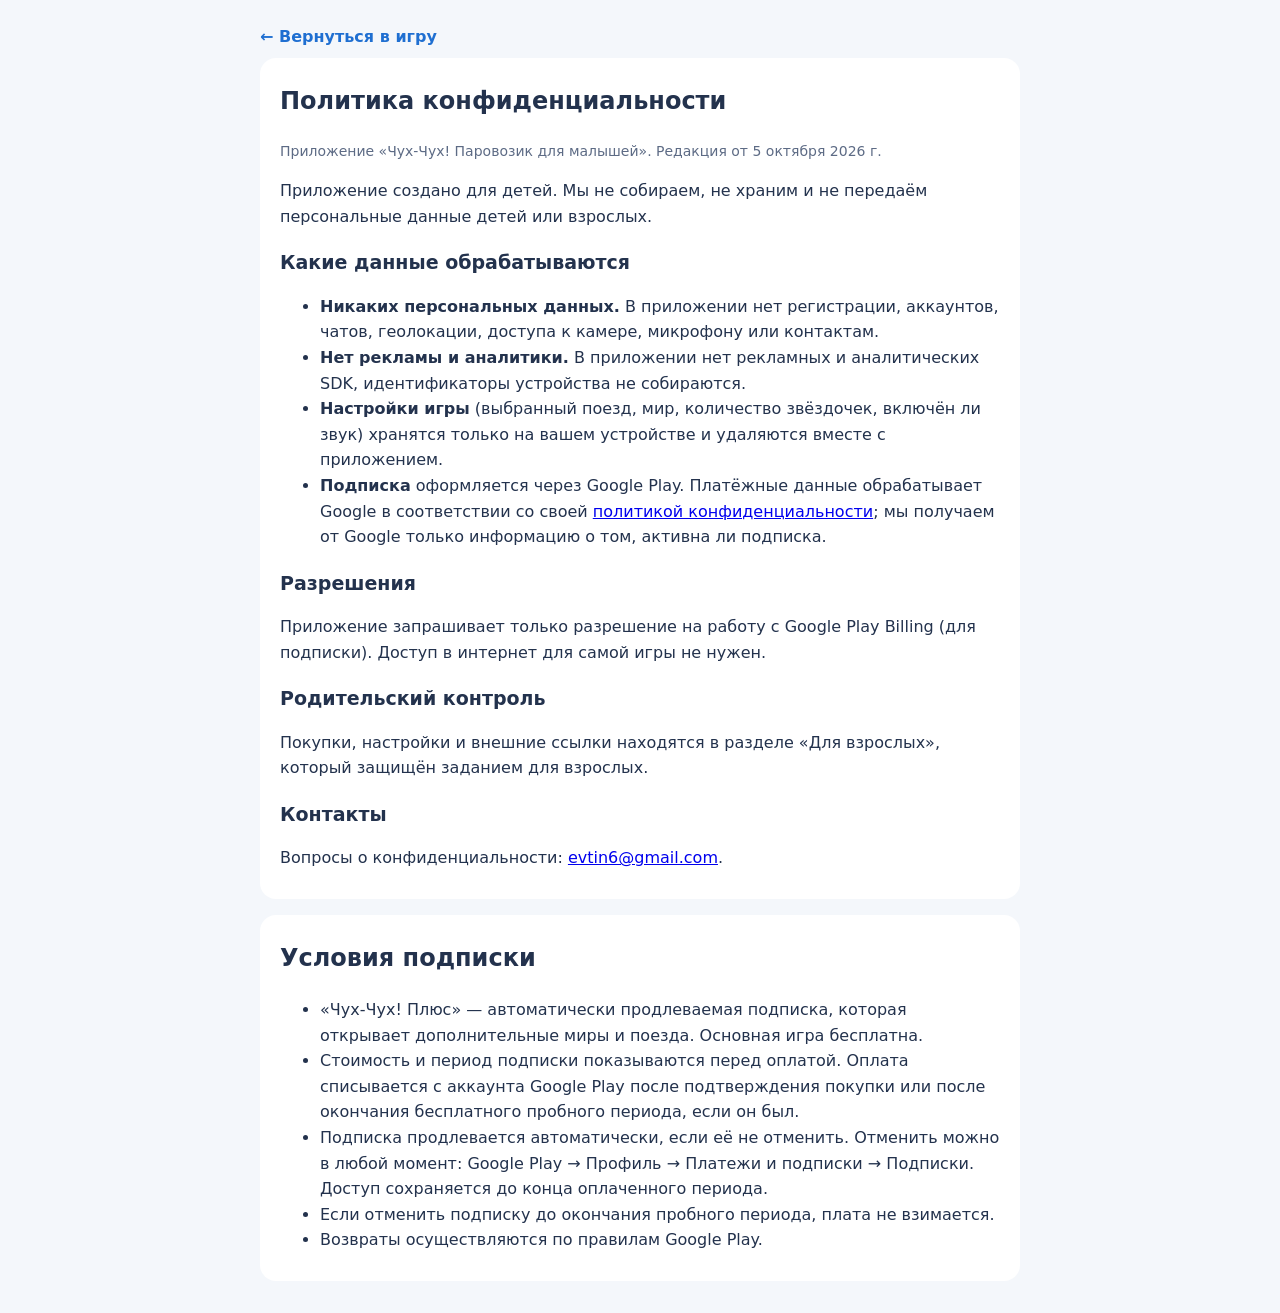
<file: train-game/web/privacy.html>
<!doctype html>
<html lang="ru">
<head>
<meta charset="utf-8">
<meta name="viewport" content="width=device-width,initial-scale=1">
<title>Чух-Чух! — конфиденциальность и условия</title>
<style>
  :root { --ink: #23324d; --muted: #5d6b85; --bg: #f4f7fb; --card: #fff; }
  @media (prefers-color-scheme: dark) { :root { --ink: #e7ecf5; --muted: #a8b3c7; --bg: #121826; --card: #1c2436; } }
  body { margin: 0; background: var(--bg); color: var(--ink); font: 16px/1.6 system-ui, -apple-system, "Segoe UI", Roboto, sans-serif; }
  main { max-width: 760px; margin: 0 auto; padding: 16px; }
  section { background: var(--card); border-radius: 16px; padding: 4px 20px 12px; margin-bottom: 16px; }
  h1 { font-size: 24px; } h2 { font-size: 19px; margin-top: 18px; }
  .back { display: inline-block; margin: 8px 0; font-weight: 700; color: #1f6fd1; text-decoration: none; }
  .muted { color: var(--muted); font-size: 14px; }
</style>
</head>
<body>
<main>
  <a class="back" href="index.html">← Вернуться в игру</a>
  <section>
    <h1>Политика конфиденциальности</h1>
    <p class="muted">Приложение «Чух-Чух! Паровозик для малышей». Редакция от 5 октября 2026 г.</p>
    <p>Приложение создано для детей. Мы не собираем, не храним и не передаём персональные данные детей или взрослых.</p>
    <h2>Какие данные обрабатываются</h2>
    <ul>
      <li><b>Никаких персональных данных.</b> В приложении нет регистрации, аккаунтов, чатов, геолокации, доступа к камере, микрофону или контактам.</li>
      <li><b>Нет рекламы и аналитики.</b> В приложении нет рекламных и аналитических SDK, идентификаторы устройства не собираются.</li>
      <li><b>Настройки игры</b> (выбранный поезд, мир, количество звёздочек, включён ли звук) хранятся только на вашем устройстве и удаляются вместе с приложением.</li>
      <li><b>Подписка</b> оформляется через Google Play. Платёжные данные обрабатывает Google в соответствии со своей
        <a href="https://policies.google.com/privacy" rel="noopener">политикой конфиденциальности</a>; мы получаем от Google только информацию о том, активна ли подписка.</li>
    </ul>
    <h2>Разрешения</h2>
    <p>Приложение запрашивает только разрешение на работу с Google Play Billing (для подписки). Доступ в интернет для самой игры не нужен.</p>
    <h2>Родительский контроль</h2>
    <p>Покупки, настройки и внешние ссылки находятся в разделе «Для взрослых», который защищён заданием для взрослых.</p>
    <h2>Контакты</h2>
    <p>Вопросы о конфиденциальности: <a href="mailto:evtin6@gmail.com">evtin6@gmail.com</a>.</p>
  </section>
  <section id="terms">
    <h1>Условия подписки</h1>
    <ul>
      <li>«Чух-Чух! Плюс» — автоматически продлеваемая подписка, которая открывает дополнительные миры и поезда. Основная игра бесплатна.</li>
      <li>Стоимость и период подписки показываются перед оплатой. Оплата списывается с аккаунта Google Play после подтверждения покупки или после окончания бесплатного пробного периода, если он был.</li>
      <li>Подписка продлевается автоматически, если её не отменить. Отменить можно в любой момент: Google Play → Профиль → Платежи и подписки → Подписки. Доступ сохраняется до конца оплаченного периода.</li>
      <li>Если отменить подписку до окончания пробного периода, плата не взимается.</li>
      <li>Возвраты осуществляются по правилам Google Play.</li>
    </ul>
  </section>
</main>
<script>
  // Android «Назад» на этой странице возвращает в игру
  window.handleBack = function () { location.href = 'index.html'; return true; };
</script>
</body>
</html>
</file>
<file: styles.css>
/* Manrope, self-hosted (SIL OFL). The concept pages load all families from fonts.css. */
/* cyrillic-ext */
@font-face {
  font-family: 'Manrope';
  font-style: normal;
  font-weight: 600;
  font-display: swap;
  src: url(fonts/manrope-normal-cyrillic-ext-ad04e3.woff2) format('woff2');
  unicode-range: U+0460-052F, U+1C80-1C8A, U+20B4, U+2DE0-2DFF, U+A640-A69F, U+FE2E-FE2F;
}
/* cyrillic */
@font-face {
  font-family: 'Manrope';
  font-style: normal;
  font-weight: 600;
  font-display: swap;
  src: url(fonts/manrope-normal-cyrillic-ffb0f3.woff2) format('woff2');
  unicode-range: U+0301, U+0400-045F, U+0490-0491, U+04B0-04B1, U+2116;
}
/* latin-ext */
@font-face {
  font-family: 'Manrope';
  font-style: normal;
  font-weight: 600;
  font-display: swap;
  src: url(fonts/manrope-normal-latin-ext-b4290e.woff2) format('woff2');
  unicode-range: U+0100-02BA, U+02BD-02C5, U+02C7-02CC, U+02CE-02D7, U+02DD-02FF, U+0304, U+0308, U+0329, U+1D00-1DBF, U+1E00-1E9F, U+1EF2-1EFF, U+2020, U+20A0-20AB, U+20AD-20C0, U+2113, U+2C60-2C7F, U+A720-A7FF;
}
/* latin */
@font-face {
  font-family: 'Manrope';
  font-style: normal;
  font-weight: 600;
  font-display: swap;
  src: url(fonts/manrope-normal-latin-cf48e3.woff2) format('woff2');
  unicode-range: U+0000-00FF, U+0131, U+0152-0153, U+02BB-02BC, U+02C6, U+02DA, U+02DC, U+0304, U+0308, U+0329, U+2000-206F, U+20AC, U+2122, U+2191, U+2193, U+2212, U+2215, U+FEFF, U+FFFD;
}
/* cyrillic-ext */
@font-face {
  font-family: 'Manrope';
  font-style: normal;
  font-weight: 800;
  font-display: swap;
  src: url(fonts/manrope-normal-cyrillic-ext-ad04e3.woff2) format('woff2');
  unicode-range: U+0460-052F, U+1C80-1C8A, U+20B4, U+2DE0-2DFF, U+A640-A69F, U+FE2E-FE2F;
}
/* cyrillic */
@font-face {
  font-family: 'Manrope';
  font-style: normal;
  font-weight: 800;
  font-display: swap;
  src: url(fonts/manrope-normal-cyrillic-ffb0f3.woff2) format('woff2');
  unicode-range: U+0301, U+0400-045F, U+0490-0491, U+04B0-04B1, U+2116;
}
/* latin-ext */
@font-face {
  font-family: 'Manrope';
  font-style: normal;
  font-weight: 800;
  font-display: swap;
  src: url(fonts/manrope-normal-latin-ext-b4290e.woff2) format('woff2');
  unicode-range: U+0100-02BA, U+02BD-02C5, U+02C7-02CC, U+02CE-02D7, U+02DD-02FF, U+0304, U+0308, U+0329, U+1D00-1DBF, U+1E00-1E9F, U+1EF2-1EFF, U+2020, U+20A0-20AB, U+20AD-20C0, U+2113, U+2C60-2C7F, U+A720-A7FF;
}
/* latin */
@font-face {
  font-family: 'Manrope';
  font-style: normal;
  font-weight: 800;
  font-display: swap;
  src: url(fonts/manrope-normal-latin-cf48e3.woff2) format('woff2');
  unicode-range: U+0000-00FF, U+0131, U+0152-0153, U+02BB-02BC, U+02C6, U+02DA, U+02DC, U+0304, U+0308, U+0329, U+2000-206F, U+20AC, U+2122, U+2191, U+2193, U+2212, U+2215, U+FEFF, U+FFFD;
}
/* cyrillic-ext */
@font-face {
  font-family: 'Manrope';
  font-style: normal;
  font-weight: 400;
  font-display: swap;
  src: url(fonts/manrope-normal-cyrillic-ext-ad04e3.woff2) format('woff2');
  unicode-range: U+0460-052F, U+1C80-1C8A, U+20B4, U+2DE0-2DFF, U+A640-A69F, U+FE2E-FE2F;
}
/* cyrillic */
@font-face {
  font-family: 'Manrope';
  font-style: normal;
  font-weight: 400;
  font-display: swap;
  src: url(fonts/manrope-normal-cyrillic-ffb0f3.woff2) format('woff2');
  unicode-range: U+0301, U+0400-045F, U+0490-0491, U+04B0-04B1, U+2116;
}
/* latin-ext */
@font-face {
  font-family: 'Manrope';
  font-style: normal;
  font-weight: 400;
  font-display: swap;
  src: url(fonts/manrope-normal-latin-ext-b4290e.woff2) format('woff2');
  unicode-range: U+0100-02BA, U+02BD-02C5, U+02C7-02CC, U+02CE-02D7, U+02DD-02FF, U+0304, U+0308, U+0329, U+1D00-1DBF, U+1E00-1E9F, U+1EF2-1EFF, U+2020, U+20A0-20AB, U+20AD-20C0, U+2113, U+2C60-2C7F, U+A720-A7FF;
}
/* latin */
@font-face {
  font-family: 'Manrope';
  font-style: normal;
  font-weight: 400;
  font-display: swap;
  src: url(fonts/manrope-normal-latin-cf48e3.woff2) format('woff2');
  unicode-range: U+0000-00FF, U+0131, U+0152-0153, U+02BB-02BC, U+02C6, U+02DA, U+02DC, U+0304, U+0308, U+0329, U+2000-206F, U+20AC, U+2122, U+2191, U+2193, U+2212, U+2215, U+FEFF, U+FFFD;
}
/* cyrillic-ext */
@font-face {
  font-family: 'Manrope';
  font-style: normal;
  font-weight: 500;
  font-display: swap;
  src: url(fonts/manrope-normal-cyrillic-ext-ad04e3.woff2) format('woff2');
  unicode-range: U+0460-052F, U+1C80-1C8A, U+20B4, U+2DE0-2DFF, U+A640-A69F, U+FE2E-FE2F;
}
/* cyrillic */
@font-face {
  font-family: 'Manrope';
  font-style: normal;
  font-weight: 500;
  font-display: swap;
  src: url(fonts/manrope-normal-cyrillic-ffb0f3.woff2) format('woff2');
  unicode-range: U+0301, U+0400-045F, U+0490-0491, U+04B0-04B1, U+2116;
}
/* latin-ext */
@font-face {
  font-family: 'Manrope';
  font-style: normal;
  font-weight: 500;
  font-display: swap;
  src: url(fonts/manrope-normal-latin-ext-b4290e.woff2) format('woff2');
  unicode-range: U+0100-02BA, U+02BD-02C5, U+02C7-02CC, U+02CE-02D7, U+02DD-02FF, U+0304, U+0308, U+0329, U+1D00-1DBF, U+1E00-1E9F, U+1EF2-1EFF, U+2020, U+20A0-20AB, U+20AD-20C0, U+2113, U+2C60-2C7F, U+A720-A7FF;
}
/* latin */
@font-face {
  font-family: 'Manrope';
  font-style: normal;
  font-weight: 500;
  font-display: swap;
  src: url(fonts/manrope-normal-latin-cf48e3.woff2) format('woff2');
  unicode-range: U+0000-00FF, U+0131, U+0152-0153, U+02BB-02BC, U+02C6, U+02DA, U+02DC, U+0304, U+0308, U+0329, U+2000-206F, U+20AC, U+2122, U+2191, U+2193, U+2212, U+2215, U+FEFF, U+FFFD;
}
/* cyrillic-ext */
@font-face {
  font-family: 'Manrope';
  font-style: normal;
  font-weight: 700;
  font-display: swap;
  src: url(fonts/manrope-normal-cyrillic-ext-ad04e3.woff2) format('woff2');
  unicode-range: U+0460-052F, U+1C80-1C8A, U+20B4, U+2DE0-2DFF, U+A640-A69F, U+FE2E-FE2F;
}
/* cyrillic */
@font-face {
  font-family: 'Manrope';
  font-style: normal;
  font-weight: 700;
  font-display: swap;
  src: url(fonts/manrope-normal-cyrillic-ffb0f3.woff2) format('woff2');
  unicode-range: U+0301, U+0400-045F, U+0490-0491, U+04B0-04B1, U+2116;
}
/* latin-ext */
@font-face {
  font-family: 'Manrope';
  font-style: normal;
  font-weight: 700;
  font-display: swap;
  src: url(fonts/manrope-normal-latin-ext-b4290e.woff2) format('woff2');
  unicode-range: U+0100-02BA, U+02BD-02C5, U+02C7-02CC, U+02CE-02D7, U+02DD-02FF, U+0304, U+0308, U+0329, U+1D00-1DBF, U+1E00-1E9F, U+1EF2-1EFF, U+2020, U+20A0-20AB, U+20AD-20C0, U+2113, U+2C60-2C7F, U+A720-A7FF;
}
/* latin */
@font-face {
  font-family: 'Manrope';
  font-style: normal;
  font-weight: 700;
  font-display: swap;
  src: url(fonts/manrope-normal-latin-cf48e3.woff2) format('woff2');
  unicode-range: U+0000-00FF, U+0131, U+0152-0153, U+02BB-02BC, U+02C6, U+02DA, U+02DC, U+0304, U+0308, U+0329, U+2000-206F, U+20AC, U+2122, U+2191, U+2193, U+2212, U+2215, U+FEFF, U+FFFD;
}/* EVTIN Studio v2 — paper, pine and liquid glass.
   Beige paper is the main surface; deep pine is the second colour; terracotta is the action colour. No plum. */
:root{--night:#0f1a15;--pine:#1f3a2e;--pine-deep:#142a21;--paper:#f5efdf;--sand:#ebddcd;--ink:#1d1a16;--muted:#5e564b;--on-dark:#d6d8cb;--on-dark-2:#a9b3a6;
--terra:#a84b2a;--terra-deep:#8c3d21;--terra-soft:#c8643c;--terra-light:#d9845f;--line:rgba(29,26,22,.14);--line-d:rgba(245,239,223,.16);
--wrap:1240px;--side:clamp(20px,5vw,64px);--edge:max(var(--side),calc((100% - var(--wrap))/2));--gap:clamp(24px,4vw,64px);--sec-y:clamp(96px,12vw,180px);
--ease:cubic-bezier(.16,1,.3,1);--r:22px;
--scrib:url("data:image/svg+xml,%3Csvg xmlns='http://www.w3.org/2000/svg' viewBox='0 0 200 14' preserveAspectRatio='none'%3E%3Cpath d='M2 9c22-5 41-6 62-3s38 4 58-1 46-6 76-1' fill='none' stroke='%23c8643c' stroke-width='4' stroke-linecap='round'/%3E%3C/svg%3E")}
*{box-sizing:border-box}
html{scroll-behavior:smooth;scroll-padding-top:96px;scrollbar-color:rgba(29,26,22,.35) var(--paper);accent-color:var(--terra);background:var(--night)}
body{margin:0;background:var(--paper);color:var(--ink);font:18px/1.6 Manrope,Arial,sans-serif;-webkit-font-smoothing:antialiased;overflow-x:clip}
::selection{background:var(--terra);color:var(--paper)}
img{max-width:100%;height:auto;display:block}
a{color:inherit}
p{margin:0 0 1em;text-wrap:pretty}
h1,h2,h3,h4{margin:0;font-weight:800;line-height:1.05;text-wrap:balance}
h2{font-size:clamp(40px,5vw,76px);letter-spacing:-.04em;line-height:1;margin-bottom:clamp(36px,4vw,64px)}
h3{letter-spacing:-.02em}
:focus-visible{outline:3px solid var(--ink);outline-offset:3px;border-radius:4px}
[data-dark] :focus-visible,.topbar:not(.light) :focus-visible,footer :focus-visible{outline-color:var(--paper)}
main:focus{outline:none}
.skip{position:absolute;left:12px;top:-60px;z-index:60;background:var(--ink);color:var(--paper);padding:10px 14px;border-radius:8px}
.skip:focus{top:12px}
.note{font-size:14px;color:var(--muted);margin-bottom:10px}
.muted{color:var(--muted)}
.textlink{font-weight:700;text-decoration:underline;text-decoration-color:var(--terra);text-decoration-thickness:2px;text-underline-offset:5px;transition:text-underline-offset .2s,text-decoration-color .2s}
.textlink:hover{text-decoration-color:currentColor;text-underline-offset:8px}
.btn{display:inline-flex;align-items:center;justify-content:center;min-height:52px;background:var(--terra);color:var(--paper);font-weight:700;padding:14px 30px;border-radius:999px;text-decoration:none;box-shadow:inset 0 1px 0 rgba(255,255,255,.22),0 14px 30px -16px rgba(0,0,0,.45);transition:background .2s,transform .3s var(--ease),box-shadow .3s}
.btn:hover{background:var(--terra-deep)}
.btn:active{transform:scale(.97)}

/* Liquid glass: blurred, saturated backdrop, a bright top edge and a soft highlight that follows the pointer (--mx/--my from script.js). */
.glass{position:relative;isolation:isolate;background:linear-gradient(160deg,rgba(255,255,255,.15),rgba(255,255,255,.04) 48%,rgba(255,255,255,.09));-webkit-backdrop-filter:blur(22px) saturate(170%);backdrop-filter:blur(22px) saturate(170%);border:1px solid rgba(255,255,255,.18);box-shadow:inset 0 1px 0 rgba(255,255,255,.3),inset 0 -1px 0 rgba(255,255,255,.05),0 28px 60px -30px rgba(0,0,0,.6)}
.glass::after{content:"";position:absolute;inset:0;border-radius:inherit;pointer-events:none;z-index:-1;background:radial-gradient(420px circle at var(--mx,20%) var(--my,0%),rgba(255,255,255,.16),transparent 45%);opacity:.9;transition:opacity .4s}

/* Header: a floating glass pill. Over dark sections it is dark glass with paper text; over paper it turns light. */
.topbar{position:fixed;top:12px;left:0;right:0;z-index:50;padding:0 var(--side);pointer-events:none}
.bar{pointer-events:auto;max-width:1180px;margin:0 auto;height:60px;border-radius:999px;padding:0 8px 0 24px;display:flex;align-items:center;gap:20px;color:var(--paper);background:linear-gradient(160deg,rgba(20,34,28,.82),rgba(15,26,21,.66));transition:background .35s,color .35s,border-color .35s,box-shadow .35s}
.topbar.light .bar{color:var(--ink);background:linear-gradient(160deg,rgba(250,246,236,.78),rgba(245,239,223,.55));border-color:rgba(29,26,22,.1);box-shadow:inset 0 1px 0 rgba(255,255,255,.9),0 18px 40px -26px rgba(29,26,22,.45)}
.brand{font-weight:800;font-size:18px;letter-spacing:-.02em;text-decoration:none;white-space:nowrap}
.nav{display:flex;align-items:center;gap:6px;margin-left:auto;font-size:15px;font-weight:600}
.nav a{text-decoration:none;padding:9px 14px;border-radius:999px;transition:background .2s}
.nav a:hover{background:rgba(255,255,255,.1)}
.topbar.light .nav a:hover{background:rgba(29,26,22,.06)}
.nav .nav-cta{background:var(--terra);color:var(--paper);padding:10px 18px;margin-left:8px}
.nav .nav-cta:hover{background:var(--terra-deep)}
.top-actions{display:flex;align-items:center;gap:8px}
.lang{font:700 13px Manrope,Arial,sans-serif;background:none;border:1.5px solid currentColor;border-radius:999px;min-width:44px;min-height:44px;padding:0 10px;color:inherit;cursor:pointer;transition:background .2s,color .2s}
.lang:hover{background:var(--paper);color:var(--ink)}
.topbar.light .lang:hover{background:var(--ink);color:var(--paper)}
.burger{display:none}

/* Hero */
.hero{position:relative;background:var(--night);color:var(--paper);padding:clamp(112px,11vw,150px) 0 0;overflow:hidden}
.hero-glow{position:absolute;inset:-20% -10% 30%;pointer-events:none;background:radial-gradient(40% 50% at 18% 30%,rgba(31,58,46,.95),transparent 70%),radial-gradient(34% 40% at 84% 22%,rgba(168,75,42,.28),transparent 70%),radial-gradient(50% 60% at 50% 70%,rgba(31,58,46,.7),transparent 70%);transform:translate3d(0,calc(var(--hp,0)*60px),0)}
.hero-light{position:absolute;inset:0;pointer-events:none;z-index:0;background:radial-gradient(520px circle at var(--lx,50%) var(--ly,35%),rgba(217,132,95,.16),transparent 60%);transition:background-position .2s}
.hero-copy{position:relative;z-index:2;text-align:center;padding:0 var(--side);max-width:1200px;margin:0 auto}
.hero h1{font-size:clamp(44px,6.6vw,104px);letter-spacing:-.04em;line-height:.98;margin:0 auto}
.scrib{position:relative;white-space:nowrap}
.scrib::after{content:"";position:absolute;left:-2%;right:-2%;bottom:-.08em;height:.14em;background:var(--scrib) center/100% 100% no-repeat}
.hero-sub{font-size:clamp(19px,1.9vw,28px);color:var(--on-dark);margin:clamp(16px,1.6vw,24px) 0 clamp(28px,2.6vw,40px);letter-spacing:-.01em}
.hero-actions{display:flex;flex-wrap:wrap;justify-content:center;gap:12px;margin:0}
.hero-actions .btn{min-height:58px;padding:16px 36px;font-size:19px}
.ghost{display:inline-flex;align-items:center;min-height:58px;padding:16px 30px;border-radius:999px;text-decoration:none;font-weight:700;font-size:19px;color:var(--paper)}
.ghost:hover{background-color:rgba(255,255,255,.08)}

.scene{position:relative}
.stack{position:relative;z-index:1;width:min(1440px,100%);margin:clamp(36px,4vw,60px) auto 0;aspect-ratio:100/40;perspective:1800px}
.win{position:absolute;display:block;width:37%;border-radius:12px;overflow:hidden;background:#e9e6e0;text-decoration:none;box-shadow:0 1px 0 rgba(255,255,255,.5) inset,0 40px 80px -30px rgba(0,0,0,.75),0 10px 24px -10px rgba(0,0,0,.5);transform-origin:50% 100%;
transform:translate3d(calc(var(--tx,0)*var(--depth,14px)),calc(var(--rise,0px) - var(--hp,0)*var(--lift,90px) + var(--ty,0)*var(--depth,14px)),0) rotateX(calc(6deg - var(--ty,0)*5deg)) rotateY(calc(-10deg + var(--tx,0)*8deg)) rotateZ(var(--rz,4deg));will-change:transform;transition:transform .9s var(--ease)}
.win img{width:100%;aspect-ratio:960/645;object-fit:cover;object-position:top}
.win-bar{display:flex;align-items:center;gap:6px;height:28px;padding:0 12px;background:linear-gradient(#f4f2ee,#e6e3dd);border-bottom:1px solid rgba(0,0,0,.08)}
.win-bar i{width:10px;height:10px;border-radius:50%;background:#ff5f57}
.win-bar i:nth-child(2){background:#febc2e}.win-bar i:nth-child(3){background:#28c840}
.win-url{margin:0 auto;padding:3px 16px;border-radius:7px;background:rgba(0,0,0,.06);font:600 11px/1.2 Manrope,Arial,sans-serif;color:#555;letter-spacing:.01em;white-space:nowrap}
.w1{left:5%;top:0;--rz:3deg;--lift:70px;--depth:10px}
.w2{left:32%;top:14%;--rz:3.5deg;--lift:110px;--depth:18px}
.w3{left:58.5%;top:29%;--rz:4deg;--lift:150px;--depth:26px}
.paper{position:absolute;left:0;right:0;bottom:0;width:100%;height:auto;z-index:3;pointer-events:none;user-select:none}
.hero-foot{position:absolute;left:0;right:0;bottom:clamp(20px,2.6vw,44px);z-index:4;padding:0 var(--edge);display:flex;align-items:flex-end;justify-content:space-between;gap:24px;color:var(--ink)}
.hero-offer{margin:0;display:grid;gap:10px;font-size:clamp(16px,1.3vw,19px)}
.offer-t{font-weight:800;font-size:clamp(22px,2vw,30px);letter-spacing:-.02em;text-decoration:none;padding-bottom:10px;background:linear-gradient(var(--terra-soft),var(--terra-soft)) left bottom/100% 2px no-repeat;justify-self:start}
.hero-offer b{font-weight:800}
.me-chip{margin:0;display:flex;align-items:center;gap:16px;font-size:16px;color:var(--muted)}
.me-chip img{width:64px;height:64px;border-radius:50%;object-fit:cover;box-shadow:0 0 0 3px var(--paper),0 10px 24px -10px rgba(29,26,22,.5)}
.me-chip span{display:grid;padding-left:16px;border-left:1px solid rgba(29,26,22,.25);line-height:1.35}
.me-chip b{color:var(--ink);font-size:18px}

/* Statement: one large sentence that fills in word by word while it scrolls past. */
.statement{background:var(--sand);padding:clamp(72px,9vw,140px) var(--edge) var(--sec-y)}
.say{font-size:clamp(28px,3.5vw,54px);line-height:1.16;letter-spacing:-.03em;font-weight:700;max-width:24em;margin:0 0 clamp(28px,3vw,48px)}
.say .w{opacity:var(--o,1);transition:opacity .25s linear}
.say-side{max-width:40em;font-size:clamp(17px,1.3vw,20px);color:var(--muted);margin:0}
.price-line span{color:var(--ink);font-weight:700;white-space:nowrap}

/* Work */
.work{padding:var(--sec-y) var(--edge);background:var(--paper)}
.case{display:grid;grid-template-columns:minmax(0,7fr) minmax(0,5fr);align-items:center;gap:0}
.case-shot{grid-column:1/2;grid-row:1;display:block;position:relative;padding:0 13% 10% 0}
.shot-desk{width:100%;border-radius:18px;border:1px solid var(--line);box-shadow:0 40px 80px -50px rgba(29,26,22,.6);transition:transform .6s var(--ease)}
.case-shot:hover .shot-desk{transform:translateY(-6px)}
.shot-phone{position:absolute;right:0;bottom:0;width:27%;border:6px solid var(--ink);border-radius:26px;box-shadow:0 30px 60px -20px rgba(29,26,22,.5);transform:translateY(var(--py,0px))}
.case-text{grid-column:2/3;grid-row:1;position:relative;z-index:2;margin-left:-12%;padding:clamp(28px,3vw,44px);border-radius:var(--r);
background:linear-gradient(160deg,rgba(255,255,255,.72),rgba(255,255,255,.38));-webkit-backdrop-filter:blur(24px) saturate(160%);backdrop-filter:blur(24px) saturate(160%);border:1px solid rgba(255,255,255,.8);box-shadow:inset 0 1px 0 #fff,0 40px 80px -40px rgba(29,26,22,.45)}
.case h3{font-size:clamp(26px,2.4vw,36px);margin-bottom:16px}
.tries{margin-top:clamp(96px,10vw,160px)}
.tries-head{max-width:40em;margin-bottom:40px}
.tries-head h3{font-size:clamp(26px,2.4vw,36px);margin-bottom:14px}
.try-list{list-style:none;margin:0;padding:0;display:grid;grid-template-columns:repeat(3,minmax(0,1fr));gap:clamp(16px,2vw,28px)}
.tile{display:flex;flex-direction:column;border-radius:var(--r);background:#fbf8f0;border:1px solid var(--line);overflow:hidden;transition:transform .6s var(--ease),box-shadow .6s var(--ease)}
.tile:hover{transform:translateY(-6px);box-shadow:0 40px 70px -44px rgba(29,26,22,.55)}
.try-shot{display:block;overflow:hidden}
.try-shot img{width:100%;aspect-ratio:960/645;object-fit:cover;object-position:top;transition:transform .8s var(--ease)}
.tile:hover .try-shot img{transform:scale(1.04)}
.tile-text{padding:22px 24px 26px;display:flex;flex-direction:column;flex:1}
.tile h4{font-size:21px;letter-spacing:-.01em;margin-bottom:10px}
.tile-text>p:not(.note){font-size:16px;color:#3d3830}
.tile .textlink{margin-top:auto}

/* Prices on pine, with soft light behind the glass so the blur has something to bend. */
.prices{position:relative;overflow:hidden;background:var(--pine-deep);color:var(--paper);padding:var(--sec-y) var(--edge)}
.orbs{position:absolute;inset:0;pointer-events:none;overflow:hidden}
.orbs i{position:absolute;border-radius:50%;filter:blur(70px);opacity:.75}
.orbs i:nth-child(1){width:46vw;height:46vw;left:-10vw;top:8%;background:#2e5a45}
.orbs i:nth-child(2){width:34vw;height:34vw;right:-6vw;top:30%;background:rgba(168,75,42,.55)}
.orbs i:nth-child(3){width:30vw;height:30vw;left:38%;bottom:-12vw;background:#3b6b52}
.prices h2,.price-cards,.price-notes{position:relative;z-index:1}
.price-cards{display:grid;grid-template-columns:1.15fr 1fr 1fr;gap:clamp(14px,1.6vw,24px);align-items:stretch}
.pcard{border-radius:28px;padding:clamp(26px,2.6vw,40px);display:flex;flex-direction:column}
.pcard h3{font-size:clamp(21px,1.7vw,25px);margin-bottom:20px}
.pcard .amount{font-size:clamp(40px,3.8vw,58px);font-weight:800;letter-spacing:-.04em;line-height:1;margin:0 0 22px;font-variant-numeric:tabular-nums;white-space:nowrap}
.pcard .from{font-size:.4em;font-weight:600;letter-spacing:0;color:var(--on-dark-2);vertical-align:.5em}
.pcard p{color:var(--on-dark);font-size:16px}
.pcard .btn{margin-top:auto;align-self:flex-start}
.pcard-main{border-color:rgba(217,132,95,.55);background:linear-gradient(160deg,rgba(217,132,95,.22),rgba(255,255,255,.05) 50%,rgba(255,255,255,.08))}
.price-notes{display:grid;grid-template-columns:minmax(0,5fr) minmax(0,7fr);gap:var(--gap);margin-top:clamp(40px,4vw,64px);padding-top:32px;border-top:1px solid var(--line-d)}
.price-promise{font-weight:800;font-size:clamp(20px,1.7vw,26px);letter-spacing:-.02em;margin:0}
.price-notes p:last-child{color:var(--on-dark);margin:0}

/* Process: four steps on one line, joined by a track that fills as you scroll. */
.process{padding:var(--sec-y) var(--edge);background:var(--paper)}
.steps{list-style:none;counter-reset:s;margin:0 0 40px;padding:0;display:grid;grid-template-columns:repeat(4,minmax(0,1fr));gap:clamp(20px,2.4vw,40px);position:relative}
.steps::before,.steps::after{content:"";position:absolute;left:22px;right:22px;top:21px;height:2px;background:var(--line)}
.steps::after{background:var(--terra-soft);transform-origin:left;transform:scaleX(var(--p,1))}
.steps li{counter-increment:s;position:relative}
.steps li::before{content:counter(s);position:relative;z-index:1;display:grid;place-items:center;width:44px;height:44px;border-radius:50%;background:var(--paper);border:2px solid var(--terra-soft);color:var(--terra-deep);font-weight:800;font-size:18px;margin-bottom:22px;transition:background .3s,color .3s}
.steps li.on::before{background:var(--terra);border-color:var(--terra);color:var(--paper)}
.steps h3{font-size:22px;margin-bottom:8px}
.steps p{font-size:16px;color:#3d3830;margin:0}
.steps .note{margin-top:12px;font-weight:700;color:var(--terra-deep)}
.process-note{max-width:46em;font-size:16px}

/* About */
.about{display:grid;grid-template-columns:minmax(0,5fr) minmax(0,7fr);gap:var(--gap);align-items:center;padding:0 var(--edge) var(--sec-y);background:var(--paper)}
.about-photo{margin:0}
.about-photo img{width:100%;aspect-ratio:4/5;object-fit:cover;object-position:40% 30%;border-radius:28px;background:#dfe3e6}
.about-text{max-width:36em}
.about-text p{font-size:clamp(18px,1.4vw,21px)}
.now{display:inline-block;padding:10px 18px;border-radius:999px;background:var(--pine);color:var(--paper);font-size:16px!important}
.links{display:flex;flex-wrap:wrap;gap:12px 26px;margin-top:10px}
.links a{font-weight:700;text-decoration:underline;text-decoration-color:var(--terra);text-decoration-thickness:2px;text-underline-offset:5px}

/* FAQ */
.faq{display:grid;grid-template-columns:minmax(0,5fr) minmax(0,7fr);gap:var(--gap);padding:0 var(--edge) var(--sec-y);background:var(--paper)}
.faq h2{font-size:clamp(36px,4vw,60px)}
.faq-list{border-top:1px solid var(--line)}
.faq details{border-bottom:1px solid var(--line)}
.faq summary{cursor:pointer;list-style:none;padding:24px 52px 24px 0;font-weight:700;font-size:19px;position:relative;transition:color .2s}
.faq summary:hover{color:var(--terra-deep)}
.faq summary::-webkit-details-marker{display:none}
.faq summary::after{content:"+" / "";position:absolute;right:0;top:50%;width:34px;height:34px;margin-top:-17px;display:grid;place-items:center;border-radius:50%;background:rgba(29,26,22,.06);font-size:22px;font-weight:500;line-height:1;transition:transform .35s var(--ease),background .2s}
.faq details[open] summary::after{transform:rotate(45deg);background:var(--terra);color:var(--paper)}
.faq details p{margin:0 0 26px;max-width:42em;color:var(--muted)}

/* Contact */
.contact{position:relative;overflow:hidden;background:var(--night);color:var(--paper);display:grid;grid-template-columns:minmax(0,5fr) minmax(0,7fr);gap:var(--gap);padding:var(--sec-y) var(--edge)}
.contact .orbs i:nth-child(1){width:50vw;height:50vw;left:-14vw;top:-10vw;background:#24473a}
.contact .orbs i:nth-child(2){width:36vw;height:36vw;right:-8vw;bottom:-12vw;top:auto;background:rgba(168,75,42,.45)}
.contact-text,#contact-form{position:relative;z-index:1}
.contact-text p{max-width:30em;color:var(--on-dark)}
.mail{font-size:clamp(24px,2.6vw,36px);font-weight:800;letter-spacing:-.02em;margin:28px 0 40px}
.mail a{color:var(--paper);text-decoration:underline;text-decoration-color:rgba(245,239,223,.4);text-decoration-thickness:2px;text-underline-offset:8px}
.mail a:hover{text-decoration-color:var(--terra-light)}
.contact-photo{margin:0;display:flex;align-items:center;gap:18px}
.contact-photo img{width:88px;height:88px;object-fit:cover;object-position:50% 20%;border-radius:50%}
.contact-photo figcaption{font-size:15px;color:var(--on-dark)}
#contact-form{display:grid;gap:18px;align-content:start;padding:clamp(24px,3vw,44px);border-radius:30px}
label{display:grid;gap:8px;font-size:15px;color:var(--on-dark)}
input,select,textarea{font:17px Manrope,Arial,sans-serif;color:var(--paper);background:rgba(0,0,0,.18);border:1px solid rgba(245,239,223,.28);border-radius:14px;padding:14px 16px;width:100%;caret-color:var(--terra-light);transition:border-color .2s,background .2s}
input:hover,select:hover,textarea:hover{border-color:rgba(245,239,223,.5)}
input:focus,select:focus,textarea:focus{border-color:var(--paper);background:rgba(0,0,0,.26)}
select option{color:var(--ink);background:var(--paper)}
textarea{resize:vertical}
#contact-form button{justify-self:start;font:700 17px Manrope,Arial,sans-serif;background:var(--terra);color:var(--paper);border:0;border-radius:999px;min-height:52px;padding:14px 36px;cursor:pointer;box-shadow:inset 0 1px 0 rgba(255,255,255,.22);transition:background .2s,transform .3s var(--ease)}
#contact-form button:hover{background:var(--terra-deep)}
#contact-form button:active{transform:scale(.97)}
#contact-form button[aria-disabled=true]{opacity:.6;cursor:progress}
.form-req{margin:0;font-size:14px;color:var(--on-dark-2)}
.form-status{margin:0;min-height:1.5em;font-size:15px}
.form-status.ok{color:var(--paper)}
.form-status.err{color:#ffb4a6}

footer{padding:28px var(--edge) calc(28px + env(safe-area-inset-bottom));display:flex;flex-wrap:wrap;justify-content:space-between;gap:12px 24px;font-size:14px;background:var(--pine-deep);color:var(--on-dark)}
footer p{margin:0}
.foot-links{display:flex;gap:20px}
.foot-links a{text-decoration:underline;text-underline-offset:4px}

/* 404 */
.nf{min-height:100vh;display:flex;flex-direction:column;justify-content:center;padding:40px var(--edge);max-width:900px}
.nf h1{font-size:clamp(36px,5vw,64px);letter-spacing:-.03em;margin-bottom:20px}
.nf .btn{margin-top:16px;align-self:flex-start}

@media (max-width:1100px){
.price-cards{grid-template-columns:1fr 1fr}
.pcard-main{grid-column:1/-1}
}
@media (max-width:980px){
.case,.about,.faq,.contact,.price-notes{grid-template-columns:1fr}
.case-shot{grid-column:1;grid-row:1}
.case-text{grid-column:1;grid-row:2;margin:-40px 16px 0}
.try-list{grid-template-columns:1fr 1fr}
.steps{grid-template-columns:1fr 1fr;row-gap:40px}
.steps::before,.steps::after{display:none}
.about-photo{max-width:460px}
}
@media (max-width:850px){
.bar{padding-left:20px}
.top-actions{margin-left:auto}
.burger{display:inline-flex;flex-direction:column;justify-content:center;gap:6px;width:44px;height:44px;padding:0 12px;background:none;border:1.5px solid currentColor;border-radius:50%;color:inherit;cursor:pointer}
.burger span{display:block;height:2px;background:currentColor;transition:transform .25s var(--ease)}
.burger[aria-expanded=true] span:first-child{transform:translateY(4px) rotate(45deg)}
.burger[aria-expanded=true] span:last-child{transform:translateY(-4px) rotate(-45deg)}
.nav{display:none;position:absolute;left:var(--side);right:var(--side);top:72px;flex-direction:column;align-items:stretch;gap:2px;padding:12px;border-radius:26px;font-size:19px;color:var(--ink);background:rgba(250,246,236,.92);-webkit-backdrop-filter:blur(24px) saturate(160%);backdrop-filter:blur(24px) saturate(160%);border:1px solid rgba(255,255,255,.8);box-shadow:0 30px 60px -30px rgba(0,0,0,.55)}
.nav.open{display:flex}
.nav a{padding:14px 16px}
.nav a:hover{background:rgba(29,26,22,.06)}
.nav .nav-cta{margin:8px 0 0;text-align:center}
.nav :focus-visible{outline-color:var(--ink)}
}
@media (max-width:720px){
body{font-size:17px}
.hero{padding-top:104px;margin-bottom:-1px}
.hero-actions .btn,.ghost{min-height:54px;font-size:17px;padding:14px 26px}
.stack{aspect-ratio:auto;height:96vw;margin-top:40px}
.win{width:66%}
.w1{left:-4%;top:0}.w2{left:18%;top:20%}.w3{left:40%;top:40%}
.paper{width:auto;max-width:none;height:56vw;left:0;right:auto}
.win{width:68%}.w1{left:2%}
.hero-foot{position:relative;bottom:auto;margin-top:-1px;padding:8px var(--side) 36px;background:var(--sand);flex-direction:column;align-items:flex-start;gap:24px}
.try-list{grid-template-columns:1fr}
.steps{grid-template-columns:1fr}
.case-text{margin:-24px 0 0}
.pcard .amount{white-space:normal}
footer{flex-direction:column}
}
@media (max-width:420px){
.brand{font-size:16px}
.bar{gap:10px;padding-left:16px}
.win-url{font-size:9px;padding:2px 8px}
}

/* Motion. Everything above is the finished, static layout; these rules only add movement for people who allow it. */
@media (prefers-reduced-motion:no-preference){
.hero h1,.hero-sub,.hero-actions{animation:rise 1s var(--ease) both}
.hero-sub{animation-delay:.12s}.hero-actions{animation-delay:.22s}
@keyframes rise{from{opacity:0;transform:translateY(22px);filter:blur(6px)}to{opacity:1;transform:none;filter:none}}
.scrib::after{clip-path:inset(0 100% 0 0);animation:draw .9s .7s cubic-bezier(.6,.1,.3,1) forwards}
@keyframes draw{to{clip-path:inset(0 0 0 0)}}
.lang-switched .scrib::after{animation:none;clip-path:none}
/* Windows start tucked behind the paper and rise out of it, one after another. */
.win{animation:emerge 1.4s var(--ease) both}
.w1{animation-delay:.35s}.w2{animation-delay:.5s}.w3{animation-delay:.65s}
@keyframes emerge{from{--rise:42vw}to{--rise:0px}}
.orbs i{animation:drift 22s ease-in-out infinite alternate}
.orbs i:nth-child(2){animation-duration:28s;animation-direction:alternate-reverse}
.orbs i:nth-child(3){animation-duration:34s}
@keyframes drift{to{transform:translate3d(6vw,-4vw,0) scale(1.12)}}
.rv{transform:translateY(28px);transition:transform 1.1s var(--ease);transition-delay:var(--d,0s)}
.rv.in,.rv:focus-within{transform:none}
.about-photo.rv{transform:none;clip-path:inset(8% 6% 8% 6% round 28px);transition:clip-path 1.3s var(--ease)}
.about-photo.rv.in{clip-path:inset(0 0 0 0 round 28px)}
.faq details[open] p{animation:rise .5s var(--ease)}
main,footer{transition:opacity .16s ease}
body.swapping main,body.swapping footer{opacity:0}
}
@property --rise{syntax:"<length>";inherits:false;initial-value:0px}
@media (prefers-reduced-motion:reduce){html{scroll-behavior:auto}*,*::before,*::after{transition:none!important;animation:none!important}.win{--hp:0!important}}


/* Pine band: prices and process sit on the studio's second colour, so the page alternates paper / pine / paper / pine. */
.prices{background:var(--pine);color:var(--paper);--line:rgba(245,239,223,.2)}
.prices :focus-visible{outline-color:var(--paper)}
.prices .muted,.prices .note,.prices .price-row p,.prices .steps p{color:var(--on-pine)}
.prices .price-row h3{border-bottom-color:rgba(245,239,223,.35)}
.prices .price-row .amount>span:first-child{color:var(--on-pine)}
.prices .textlink{text-decoration-color:var(--terra-soft)}
.prices .textlink:hover{text-decoration-color:var(--paper)}
.prices .steps li::before{color:var(--terra-light)}
.prices .price-promise{color:var(--paper)}
@media (prefers-reduced-motion:no-preference){
.prices .steps li::before{color:#9fae9f;background:var(--pine)}
.prices .steps li.on::before{color:var(--terra-light)}
}
.contact{padding-bottom:clamp(72px,8vw,120px)}

.win{transition:transform .9s var(--ease),box-shadow .5s}
.win:hover{box-shadow:0 1px 0 rgba(255,255,255,.5) inset,0 60px 100px -30px rgba(0,0,0,.85),0 10px 24px -10px rgba(0,0,0,.5)}
</file>
<file: train-game/web/style.css>
:root {
  --ink: #23324d;
  --muted: #5d6b85;
  --card: #ffffff;
  --accent: #ff5a4e;
  --accent2: #ffb300;
  --ok: #2e9d57;
  --line: #e4e9f2;
  --pad: max(16px, env(safe-area-inset-left));
}
* { box-sizing: border-box; -webkit-tap-highlight-color: transparent; }
html, body {
  margin: 0; height: 100%; overflow: hidden; background: #6ec6ff;
  font-family: "Trebuchet MS", "Nunito", system-ui, -apple-system, "Segoe UI", Roboto, sans-serif;
  color: var(--ink);
  user-select: none; -webkit-user-select: none; touch-action: none;
}
canvas#game { position: fixed; inset: 0; display: block; }
button { font: inherit; color: inherit; border: 0; cursor: pointer; background: none; }
a { color: #1f6fd1; }
.hidden { display: none !important; }

/* ---------- HUD ---------- */
#hud { position: fixed; inset: 0; pointer-events: none; }
#hud > * { pointer-events: auto; }
.round {
  position: absolute; width: 64px; height: 64px; border-radius: 50%;
  background: rgba(255,255,255,.92); font-size: 32px; line-height: 64px;
  box-shadow: 0 4px 0 rgba(0,0,0,.15), 0 6px 16px rgba(0,0,0,.12);
}
.round:active { transform: translateY(3px); box-shadow: 0 1px 0 rgba(0,0,0,.15); }
#btnHome { top: 16px; left: var(--pad); }
#btnHonk { right: max(20px, env(safe-area-inset-right)); bottom: 20px; width: 96px; height: 96px; font-size: 50px; line-height: 96px; background: #ffd54f; }
#stars {
  position: absolute; top: 22px; left: calc(var(--pad) + 80px);
  background: rgba(255,255,255,.92); border-radius: 30px; padding: 6px 18px 6px 10px;
  font-size: 26px; font-weight: 800; display: flex; align-items: center; gap: 6px;
  box-shadow: 0 3px 0 rgba(0,0,0,.12);
}
#stars.bump { animation: bump .35s; }
@keyframes bump { 50% { transform: scale(1.25); } }
#progress { position: absolute; top: 30px; left: 50%; transform: translateX(-50%); display: flex; gap: 10px; }
#progress i { width: 22px; height: 22px; border-radius: 50%; background: rgba(255,255,255,.55); border: 3px solid rgba(255,255,255,.9); }
#progress i.on { background: var(--accent2); }

/* ---------- Menu ---------- */
#menu {
  position: fixed; inset: 0; display: flex; flex-direction: column; align-items: center; justify-content: space-between;
  padding: 12px var(--pad) 14px;
  background: linear-gradient(to bottom, rgba(255,255,255,.0) 40%, rgba(255,255,255,.35));
}
.logo {
  margin: 4px 0 0; font-size: clamp(40px, 9vh, 76px); font-weight: 900; letter-spacing: 1px; color: #fff;
  text-shadow: 0 4px 0 #e53935, 0 8px 0 rgba(0,0,0,.15);
  -webkit-text-stroke: 2px #e53935;
}
.play {
  width: clamp(96px, 26vh, 150px); height: clamp(96px, 26vh, 150px); border-radius: 50%;
  background: radial-gradient(circle at 35% 30%, #ff8a80, var(--accent));
  color: #fff; font-size: clamp(44px, 12vh, 72px);
  box-shadow: 0 8px 0 #c62828, 0 12px 24px rgba(0,0,0,.25);
  animation: pulse 1.6s ease-in-out infinite;
}
.play span { display: inline-block; transform: translateX(6%); }
.play:active { transform: translateY(6px); box-shadow: 0 2px 0 #c62828; animation: none; }
@keyframes pulse { 50% { transform: scale(1.07); } }
.parents {
  position: absolute; top: 12px; right: max(16px, env(safe-area-inset-right));
  font-size: 14px; font-weight: 700; padding: 8px 12px; border-radius: 20px;
  background: rgba(255,255,255,.75); color: var(--muted);
}
.pickers { display: flex; gap: 18px; flex-wrap: wrap; justify-content: center; }
.row { display: flex; gap: 8px; background: rgba(255,255,255,.6); padding: 8px; border-radius: 22px; }
.pick {
  position: relative; width: clamp(54px, 15vh, 72px); height: clamp(54px, 15vh, 72px); border-radius: 18px;
  font-size: clamp(26px, 7.5vh, 36px); display: grid; place-items: center;
  box-shadow: 0 4px 0 rgba(0,0,0,.15); border: 4px solid transparent;
}
.pick svg { width: 86%; height: 86%; }
.pick.sel { border-color: #fff; outline: 4px solid var(--accent2); }
.pick.locked > :not(.lock) { filter: saturate(.35) opacity(.75); }
.pick .lock {
  position: absolute; right: -6px; bottom: -6px; width: 26px; height: 26px; border-radius: 50%;
  background: #fff; font-size: 14px; display: grid; place-items: center; box-shadow: 0 2px 4px rgba(0,0,0,.2);
}
.wiggle { animation: wiggle .45s; }
@keyframes wiggle { 20% { transform: rotate(-10deg); } 40% { transform: rotate(9deg); } 60% { transform: rotate(-6deg); } 80% { transform: rotate(3deg); } }
.pop-in { animation: popin .3s; }
@keyframes popin { 0% { transform: scale(.7); } 70% { transform: scale(1.1); } }

/* ---------- Overlays ---------- */
.overlay {
  position: fixed; inset: 0; background: rgba(20,30,55,.55); display: grid; place-items: center; padding: 12px; z-index: 10;
  touch-action: pan-y;
}
.card {
  position: relative; background: var(--card); border-radius: 24px; padding: 18px 22px; width: min(560px, 100%);
  max-height: calc(100vh - 24px); overflow-y: auto; box-shadow: 0 20px 50px rgba(0,0,0,.3); user-select: text;
  animation: popin .25s;
}
.card h2 { margin: 0 40px 8px 0; font-size: 22px; }
.close { position: absolute; top: 10px; right: 10px; width: 44px; height: 44px; border-radius: 50%; background: #f0f3f8; font-size: 20px; }
.muted { color: var(--muted); }
.small { font-size: 13px; line-height: 1.45; }
.btn { background: var(--accent); color: #fff; font-weight: 800; padding: 10px 16px; border-radius: 14px; white-space: nowrap; }
.btn.ghost { background: #eef2f8; color: var(--ink); }
.btn:disabled { opacity: .5; }
.list { display: flex; flex-direction: column; }
.item { display: flex; align-items: center; justify-content: space-between; gap: 12px; padding: 10px 0; border-bottom: 1px solid var(--line); }
.toggle { width: 58px; height: 34px; border-radius: 20px; background: #cfd6e2; position: relative; transition: background .2s; }
.toggle::after { content: ""; position: absolute; top: 4px; left: 4px; width: 26px; height: 26px; border-radius: 50%; background: #fff; transition: left .2s; }
.toggle.on { background: var(--ok); }
.toggle.on::after { left: 28px; }

/* gate */
.gate-card { width: min(420px, 100%); text-align: center; }
.gate-task { font-size: 24px; font-weight: 800; margin: 4px 0 8px; }
.dots { display: flex; gap: 10px; justify-content: center; margin-bottom: 10px; }
.dots i { width: 14px; height: 14px; border-radius: 50%; background: #dfe5ee; }
.dots i.on { background: var(--ink); }
.pad { display: grid; grid-template-columns: repeat(5, 1fr); gap: 8px; }
.pad button { height: 48px; border-radius: 12px; background: #eef2f8; font-size: 22px; font-weight: 800; }
.pad button:active { background: #dbe3ef; }
.shake { animation: shake .4s; }
@keyframes shake { 25% { transform: translateX(-8px); } 50% { transform: translateX(8px); } 75% { transform: translateX(-4px); } }

/* paywall */
.pay-card { width: min(620px, 100%); }
.perks { list-style: none; padding: 0; margin: 0 0 12px; display: grid; gap: 6px; font-size: 15px; }
.plans { display: grid; grid-template-columns: 1fr 1fr; gap: 10px; margin-bottom: 12px; }
.plan {
  position: relative; text-align: left; border: 3px solid var(--line); border-radius: 16px; padding: 12px 14px; background: #fff;
}
.plan.sel { border-color: var(--accent); background: #fff6f5; }
.plan b { display: block; font-size: 16px; }
.plan .price { font-size: 20px; font-weight: 900; margin-top: 2px; }
.plan .badge { position: absolute; top: -11px; right: 10px; background: var(--accent2); color: #3a2a00; font-size: 12px; font-weight: 800; padding: 3px 8px; border-radius: 10px; }
.cta { width: 100%; font-size: 18px; padding: 14px; }
.msg { min-height: 1em; font-weight: 700; color: var(--ok); margin: 6px 0 0; }
.msg.err { color: #c62828; }
@media (max-height: 420px) {
  .card { padding: 12px 16px; }
  .perks { grid-template-columns: 1fr 1fr; font-size: 13px; }
}
</file>
<file: fonts.css>
/* Self-hosted Google Fonts (SIL Open Font License). Subsets: latin, latin-ext, cyrillic, cyrillic-ext. */
/* latin-ext */
@font-face {
  font-family: 'DM Mono';
  font-style: normal;
  font-weight: 400;
  font-display: swap;
  src: url(fonts/dm-mono-normal-latin-ext-1cb063.woff2) format('woff2');
  unicode-range: U+0100-02BA, U+02BD-02C5, U+02C7-02CC, U+02CE-02D7, U+02DD-02FF, U+0304, U+0308, U+0329, U+1D00-1DBF, U+1E00-1E9F, U+1EF2-1EFF, U+2020, U+20A0-20AB, U+20AD-20C0, U+2113, U+2C60-2C7F, U+A720-A7FF;
}
/* latin */
@font-face {
  font-family: 'DM Mono';
  font-style: normal;
  font-weight: 400;
  font-display: swap;
  src: url(fonts/dm-mono-normal-latin-7e5f82.woff2) format('woff2');
  unicode-range: U+0000-00FF, U+0131, U+0152-0153, U+02BB-02BC, U+02C6, U+02DA, U+02DC, U+0304, U+0308, U+0329, U+2000-206F, U+20AC, U+2122, U+2191, U+2193, U+2212, U+2215, U+FEFF, U+FFFD;
}
/* latin-ext */
@font-face {
  font-family: 'DM Mono';
  font-style: normal;
  font-weight: 500;
  font-display: swap;
  src: url(fonts/dm-mono-normal-latin-ext-5eb3b9.woff2) format('woff2');
  unicode-range: U+0100-02BA, U+02BD-02C5, U+02C7-02CC, U+02CE-02D7, U+02DD-02FF, U+0304, U+0308, U+0329, U+1D00-1DBF, U+1E00-1E9F, U+1EF2-1EFF, U+2020, U+20A0-20AB, U+20AD-20C0, U+2113, U+2C60-2C7F, U+A720-A7FF;
}
/* latin */
@font-face {
  font-family: 'DM Mono';
  font-style: normal;
  font-weight: 500;
  font-display: swap;
  src: url(fonts/dm-mono-normal-latin-6d9330.woff2) format('woff2');
  unicode-range: U+0000-00FF, U+0131, U+0152-0153, U+02BB-02BC, U+02C6, U+02DA, U+02DC, U+0304, U+0308, U+0329, U+2000-206F, U+20AC, U+2122, U+2191, U+2193, U+2212, U+2215, U+FEFF, U+FFFD;
}
/* latin-ext */
@font-face {
  font-family: 'Fraunces';
  font-style: italic;
  font-weight: 300;
  font-display: swap;
  src: url(fonts/fraunces-italic-latin-ext-a4cd96.woff2) format('woff2');
  unicode-range: U+0100-02BA, U+02BD-02C5, U+02C7-02CC, U+02CE-02D7, U+02DD-02FF, U+0304, U+0308, U+0329, U+1D00-1DBF, U+1E00-1E9F, U+1EF2-1EFF, U+2020, U+20A0-20AB, U+20AD-20C0, U+2113, U+2C60-2C7F, U+A720-A7FF;
}
/* latin */
@font-face {
  font-family: 'Fraunces';
  font-style: italic;
  font-weight: 300;
  font-display: swap;
  src: url(fonts/fraunces-italic-latin-a6788f.woff2) format('woff2');
  unicode-range: U+0000-00FF, U+0131, U+0152-0153, U+02BB-02BC, U+02C6, U+02DA, U+02DC, U+0304, U+0308, U+0329, U+2000-206F, U+20AC, U+2122, U+2191, U+2193, U+2212, U+2215, U+FEFF, U+FFFD;
}
/* latin-ext */
@font-face {
  font-family: 'Fraunces';
  font-style: normal;
  font-weight: 300;
  font-display: swap;
  src: url(fonts/fraunces-normal-latin-ext-796716.woff2) format('woff2');
  unicode-range: U+0100-02BA, U+02BD-02C5, U+02C7-02CC, U+02CE-02D7, U+02DD-02FF, U+0304, U+0308, U+0329, U+1D00-1DBF, U+1E00-1E9F, U+1EF2-1EFF, U+2020, U+20A0-20AB, U+20AD-20C0, U+2113, U+2C60-2C7F, U+A720-A7FF;
}
/* latin */
@font-face {
  font-family: 'Fraunces';
  font-style: normal;
  font-weight: 300;
  font-display: swap;
  src: url(fonts/fraunces-normal-latin-39ce20.woff2) format('woff2');
  unicode-range: U+0000-00FF, U+0131, U+0152-0153, U+02BB-02BC, U+02C6, U+02DA, U+02DC, U+0304, U+0308, U+0329, U+2000-206F, U+20AC, U+2122, U+2191, U+2193, U+2212, U+2215, U+FEFF, U+FFFD;
}
/* latin-ext */
@font-face {
  font-family: 'Fraunces';
  font-style: normal;
  font-weight: 500;
  font-display: swap;
  src: url(fonts/fraunces-normal-latin-ext-796716.woff2) format('woff2');
  unicode-range: U+0100-02BA, U+02BD-02C5, U+02C7-02CC, U+02CE-02D7, U+02DD-02FF, U+0304, U+0308, U+0329, U+1D00-1DBF, U+1E00-1E9F, U+1EF2-1EFF, U+2020, U+20A0-20AB, U+20AD-20C0, U+2113, U+2C60-2C7F, U+A720-A7FF;
}
/* latin */
@font-face {
  font-family: 'Fraunces';
  font-style: normal;
  font-weight: 500;
  font-display: swap;
  src: url(fonts/fraunces-normal-latin-39ce20.woff2) format('woff2');
  unicode-range: U+0000-00FF, U+0131, U+0152-0153, U+02BB-02BC, U+02C6, U+02DA, U+02DC, U+0304, U+0308, U+0329, U+2000-206F, U+20AC, U+2122, U+2191, U+2193, U+2212, U+2215, U+FEFF, U+FFFD;
}
/* latin-ext */
@font-face {
  font-family: 'Instrument Sans';
  font-style: normal;
  font-weight: 400;
  font-stretch: 100%;
  font-display: swap;
  src: url(fonts/instrument-sans-normal-latin-ext-284bb9.woff2) format('woff2');
  unicode-range: U+0100-02BA, U+02BD-02C5, U+02C7-02CC, U+02CE-02D7, U+02DD-02FF, U+0304, U+0308, U+0329, U+1D00-1DBF, U+1E00-1E9F, U+1EF2-1EFF, U+2020, U+20A0-20AB, U+20AD-20C0, U+2113, U+2C60-2C7F, U+A720-A7FF;
}
/* latin */
@font-face {
  font-family: 'Instrument Sans';
  font-style: normal;
  font-weight: 400;
  font-stretch: 100%;
  font-display: swap;
  src: url(fonts/instrument-sans-normal-latin-046090.woff2) format('woff2');
  unicode-range: U+0000-00FF, U+0131, U+0152-0153, U+02BB-02BC, U+02C6, U+02DA, U+02DC, U+0304, U+0308, U+0329, U+2000-206F, U+20AC, U+2122, U+2191, U+2193, U+2212, U+2215, U+FEFF, U+FFFD;
}
/* latin-ext */
@font-face {
  font-family: 'Instrument Sans';
  font-style: normal;
  font-weight: 500;
  font-stretch: 100%;
  font-display: swap;
  src: url(fonts/instrument-sans-normal-latin-ext-284bb9.woff2) format('woff2');
  unicode-range: U+0100-02BA, U+02BD-02C5, U+02C7-02CC, U+02CE-02D7, U+02DD-02FF, U+0304, U+0308, U+0329, U+1D00-1DBF, U+1E00-1E9F, U+1EF2-1EFF, U+2020, U+20A0-20AB, U+20AD-20C0, U+2113, U+2C60-2C7F, U+A720-A7FF;
}
/* latin */
@font-face {
  font-family: 'Instrument Sans';
  font-style: normal;
  font-weight: 500;
  font-stretch: 100%;
  font-display: swap;
  src: url(fonts/instrument-sans-normal-latin-046090.woff2) format('woff2');
  unicode-range: U+0000-00FF, U+0131, U+0152-0153, U+02BB-02BC, U+02C6, U+02DA, U+02DC, U+0304, U+0308, U+0329, U+2000-206F, U+20AC, U+2122, U+2191, U+2193, U+2212, U+2215, U+FEFF, U+FFFD;
}
/* latin-ext */
@font-face {
  font-family: 'Instrument Sans';
  font-style: normal;
  font-weight: 600;
  font-stretch: 100%;
  font-display: swap;
  src: url(fonts/instrument-sans-normal-latin-ext-284bb9.woff2) format('woff2');
  unicode-range: U+0100-02BA, U+02BD-02C5, U+02C7-02CC, U+02CE-02D7, U+02DD-02FF, U+0304, U+0308, U+0329, U+1D00-1DBF, U+1E00-1E9F, U+1EF2-1EFF, U+2020, U+20A0-20AB, U+20AD-20C0, U+2113, U+2C60-2C7F, U+A720-A7FF;
}
/* latin */
@font-face {
  font-family: 'Instrument Sans';
  font-style: normal;
  font-weight: 600;
  font-stretch: 100%;
  font-display: swap;
  src: url(fonts/instrument-sans-normal-latin-046090.woff2) format('woff2');
  unicode-range: U+0000-00FF, U+0131, U+0152-0153, U+02BB-02BC, U+02C6, U+02DA, U+02DC, U+0304, U+0308, U+0329, U+2000-206F, U+20AC, U+2122, U+2191, U+2193, U+2212, U+2215, U+FEFF, U+FFFD;
}
/* cyrillic-ext */
@font-face {
  font-family: 'Manrope';
  font-style: normal;
  font-weight: 600;
  font-display: swap;
  src: url(fonts/manrope-normal-cyrillic-ext-ad04e3.woff2) format('woff2');
  unicode-range: U+0460-052F, U+1C80-1C8A, U+20B4, U+2DE0-2DFF, U+A640-A69F, U+FE2E-FE2F;
}
/* cyrillic */
@font-face {
  font-family: 'Manrope';
  font-style: normal;
  font-weight: 600;
  font-display: swap;
  src: url(fonts/manrope-normal-cyrillic-ffb0f3.woff2) format('woff2');
  unicode-range: U+0301, U+0400-045F, U+0490-0491, U+04B0-04B1, U+2116;
}
/* latin-ext */
@font-face {
  font-family: 'Manrope';
  font-style: normal;
  font-weight: 600;
  font-display: swap;
  src: url(fonts/manrope-normal-latin-ext-b4290e.woff2) format('woff2');
  unicode-range: U+0100-02BA, U+02BD-02C5, U+02C7-02CC, U+02CE-02D7, U+02DD-02FF, U+0304, U+0308, U+0329, U+1D00-1DBF, U+1E00-1E9F, U+1EF2-1EFF, U+2020, U+20A0-20AB, U+20AD-20C0, U+2113, U+2C60-2C7F, U+A720-A7FF;
}
/* latin */
@font-face {
  font-family: 'Manrope';
  font-style: normal;
  font-weight: 600;
  font-display: swap;
  src: url(fonts/manrope-normal-latin-cf48e3.woff2) format('woff2');
  unicode-range: U+0000-00FF, U+0131, U+0152-0153, U+02BB-02BC, U+02C6, U+02DA, U+02DC, U+0304, U+0308, U+0329, U+2000-206F, U+20AC, U+2122, U+2191, U+2193, U+2212, U+2215, U+FEFF, U+FFFD;
}
/* cyrillic-ext */
@font-face {
  font-family: 'Manrope';
  font-style: normal;
  font-weight: 800;
  font-display: swap;
  src: url(fonts/manrope-normal-cyrillic-ext-ad04e3.woff2) format('woff2');
  unicode-range: U+0460-052F, U+1C80-1C8A, U+20B4, U+2DE0-2DFF, U+A640-A69F, U+FE2E-FE2F;
}
/* cyrillic */
@font-face {
  font-family: 'Manrope';
  font-style: normal;
  font-weight: 800;
  font-display: swap;
  src: url(fonts/manrope-normal-cyrillic-ffb0f3.woff2) format('woff2');
  unicode-range: U+0301, U+0400-045F, U+0490-0491, U+04B0-04B1, U+2116;
}
/* latin-ext */
@font-face {
  font-family: 'Manrope';
  font-style: normal;
  font-weight: 800;
  font-display: swap;
  src: url(fonts/manrope-normal-latin-ext-b4290e.woff2) format('woff2');
  unicode-range: U+0100-02BA, U+02BD-02C5, U+02C7-02CC, U+02CE-02D7, U+02DD-02FF, U+0304, U+0308, U+0329, U+1D00-1DBF, U+1E00-1E9F, U+1EF2-1EFF, U+2020, U+20A0-20AB, U+20AD-20C0, U+2113, U+2C60-2C7F, U+A720-A7FF;
}
/* latin */
@font-face {
  font-family: 'Manrope';
  font-style: normal;
  font-weight: 800;
  font-display: swap;
  src: url(fonts/manrope-normal-latin-cf48e3.woff2) format('woff2');
  unicode-range: U+0000-00FF, U+0131, U+0152-0153, U+02BB-02BC, U+02C6, U+02DA, U+02DC, U+0304, U+0308, U+0329, U+2000-206F, U+20AC, U+2122, U+2191, U+2193, U+2212, U+2215, U+FEFF, U+FFFD;
}
/* cyrillic-ext */
@font-face {
  font-family: 'Cormorant Garamond';
  font-style: italic;
  font-weight: 300;
  font-display: swap;
  src: url(fonts/cormorant-garamond-italic-cyrillic-ext-931890.woff2) format('woff2');
  unicode-range: U+0460-052F, U+1C80-1C8A, U+20B4, U+2DE0-2DFF, U+A640-A69F, U+FE2E-FE2F;
}
/* cyrillic */
@font-face {
  font-family: 'Cormorant Garamond';
  font-style: italic;
  font-weight: 300;
  font-display: swap;
  src: url(fonts/cormorant-garamond-italic-cyrillic-38cf87.woff2) format('woff2');
  unicode-range: U+0301, U+0400-045F, U+0490-0491, U+04B0-04B1, U+2116;
}
/* latin-ext */
@font-face {
  font-family: 'Cormorant Garamond';
  font-style: italic;
  font-weight: 300;
  font-display: swap;
  src: url(fonts/cormorant-garamond-italic-latin-ext-28130c.woff2) format('woff2');
  unicode-range: U+0100-02BA, U+02BD-02C5, U+02C7-02CC, U+02CE-02D7, U+02DD-02FF, U+0304, U+0308, U+0329, U+1D00-1DBF, U+1E00-1E9F, U+1EF2-1EFF, U+2020, U+20A0-20AB, U+20AD-20C0, U+2113, U+2C60-2C7F, U+A720-A7FF;
}
/* latin */
@font-face {
  font-family: 'Cormorant Garamond';
  font-style: italic;
  font-weight: 300;
  font-display: swap;
  src: url(fonts/cormorant-garamond-italic-latin-dccf20.woff2) format('woff2');
  unicode-range: U+0000-00FF, U+0131, U+0152-0153, U+02BB-02BC, U+02C6, U+02DA, U+02DC, U+0304, U+0308, U+0329, U+2000-206F, U+20AC, U+2122, U+2191, U+2193, U+2212, U+2215, U+FEFF, U+FFFD;
}
/* cyrillic-ext */
@font-face {
  font-family: 'Cormorant Garamond';
  font-style: normal;
  font-weight: 300;
  font-display: swap;
  src: url(fonts/cormorant-garamond-normal-cyrillic-ext-f88d6a.woff2) format('woff2');
  unicode-range: U+0460-052F, U+1C80-1C8A, U+20B4, U+2DE0-2DFF, U+A640-A69F, U+FE2E-FE2F;
}
/* cyrillic */
@font-face {
  font-family: 'Cormorant Garamond';
  font-style: normal;
  font-weight: 300;
  font-display: swap;
  src: url(fonts/cormorant-garamond-normal-cyrillic-4f4a82.woff2) format('woff2');
  unicode-range: U+0301, U+0400-045F, U+0490-0491, U+04B0-04B1, U+2116;
}
/* latin-ext */
@font-face {
  font-family: 'Cormorant Garamond';
  font-style: normal;
  font-weight: 300;
  font-display: swap;
  src: url(fonts/cormorant-garamond-normal-latin-ext-907682.woff2) format('woff2');
  unicode-range: U+0100-02BA, U+02BD-02C5, U+02C7-02CC, U+02CE-02D7, U+02DD-02FF, U+0304, U+0308, U+0329, U+1D00-1DBF, U+1E00-1E9F, U+1EF2-1EFF, U+2020, U+20A0-20AB, U+20AD-20C0, U+2113, U+2C60-2C7F, U+A720-A7FF;
}
/* latin */
@font-face {
  font-family: 'Cormorant Garamond';
  font-style: normal;
  font-weight: 300;
  font-display: swap;
  src: url(fonts/cormorant-garamond-normal-latin-2fed1d.woff2) format('woff2');
  unicode-range: U+0000-00FF, U+0131, U+0152-0153, U+02BB-02BC, U+02C6, U+02DA, U+02DC, U+0304, U+0308, U+0329, U+2000-206F, U+20AC, U+2122, U+2191, U+2193, U+2212, U+2215, U+FEFF, U+FFFD;
}
/* cyrillic-ext */
@font-face {
  font-family: 'Cormorant Garamond';
  font-style: normal;
  font-weight: 400;
  font-display: swap;
  src: url(fonts/cormorant-garamond-normal-cyrillic-ext-f88d6a.woff2) format('woff2');
  unicode-range: U+0460-052F, U+1C80-1C8A, U+20B4, U+2DE0-2DFF, U+A640-A69F, U+FE2E-FE2F;
}
/* cyrillic */
@font-face {
  font-family: 'Cormorant Garamond';
  font-style: normal;
  font-weight: 400;
  font-display: swap;
  src: url(fonts/cormorant-garamond-normal-cyrillic-4f4a82.woff2) format('woff2');
  unicode-range: U+0301, U+0400-045F, U+0490-0491, U+04B0-04B1, U+2116;
}
/* latin-ext */
@font-face {
  font-family: 'Cormorant Garamond';
  font-style: normal;
  font-weight: 400;
  font-display: swap;
  src: url(fonts/cormorant-garamond-normal-latin-ext-907682.woff2) format('woff2');
  unicode-range: U+0100-02BA, U+02BD-02C5, U+02C7-02CC, U+02CE-02D7, U+02DD-02FF, U+0304, U+0308, U+0329, U+1D00-1DBF, U+1E00-1E9F, U+1EF2-1EFF, U+2020, U+20A0-20AB, U+20AD-20C0, U+2113, U+2C60-2C7F, U+A720-A7FF;
}
/* latin */
@font-face {
  font-family: 'Cormorant Garamond';
  font-style: normal;
  font-weight: 400;
  font-display: swap;
  src: url(fonts/cormorant-garamond-normal-latin-2fed1d.woff2) format('woff2');
  unicode-range: U+0000-00FF, U+0131, U+0152-0153, U+02BB-02BC, U+02C6, U+02DA, U+02DC, U+0304, U+0308, U+0329, U+2000-206F, U+20AC, U+2122, U+2191, U+2193, U+2212, U+2215, U+FEFF, U+FFFD;
}
/* cyrillic */
@font-face {
  font-family: 'Jost';
  font-style: normal;
  font-weight: 300;
  font-display: swap;
  src: url(fonts/jost-normal-cyrillic-cdf0a3.woff2) format('woff2');
  unicode-range: U+0301, U+0400-045F, U+0490-0491, U+04B0-04B1, U+2116;
}
/* latin-ext */
@font-face {
  font-family: 'Jost';
  font-style: normal;
  font-weight: 300;
  font-display: swap;
  src: url(fonts/jost-normal-latin-ext-5054f2.woff2) format('woff2');
  unicode-range: U+0100-02BA, U+02BD-02C5, U+02C7-02CC, U+02CE-02D7, U+02DD-02FF, U+0304, U+0308, U+0329, U+1D00-1DBF, U+1E00-1E9F, U+1EF2-1EFF, U+2020, U+20A0-20AB, U+20AD-20C0, U+2113, U+2C60-2C7F, U+A720-A7FF;
}
/* latin */
@font-face {
  font-family: 'Jost';
  font-style: normal;
  font-weight: 300;
  font-display: swap;
  src: url(fonts/jost-normal-latin-35841f.woff2) format('woff2');
  unicode-range: U+0000-00FF, U+0131, U+0152-0153, U+02BB-02BC, U+02C6, U+02DA, U+02DC, U+0304, U+0308, U+0329, U+2000-206F, U+20AC, U+2122, U+2191, U+2193, U+2212, U+2215, U+FEFF, U+FFFD;
}
/* cyrillic */
@font-face {
  font-family: 'Jost';
  font-style: normal;
  font-weight: 400;
  font-display: swap;
  src: url(fonts/jost-normal-cyrillic-cdf0a3.woff2) format('woff2');
  unicode-range: U+0301, U+0400-045F, U+0490-0491, U+04B0-04B1, U+2116;
}
/* latin-ext */
@font-face {
  font-family: 'Jost';
  font-style: normal;
  font-weight: 400;
  font-display: swap;
  src: url(fonts/jost-normal-latin-ext-5054f2.woff2) format('woff2');
  unicode-range: U+0100-02BA, U+02BD-02C5, U+02C7-02CC, U+02CE-02D7, U+02DD-02FF, U+0304, U+0308, U+0329, U+1D00-1DBF, U+1E00-1E9F, U+1EF2-1EFF, U+2020, U+20A0-20AB, U+20AD-20C0, U+2113, U+2C60-2C7F, U+A720-A7FF;
}
/* latin */
@font-face {
  font-family: 'Jost';
  font-style: normal;
  font-weight: 400;
  font-display: swap;
  src: url(fonts/jost-normal-latin-35841f.woff2) format('woff2');
  unicode-range: U+0000-00FF, U+0131, U+0152-0153, U+02BB-02BC, U+02C6, U+02DA, U+02DC, U+0304, U+0308, U+0329, U+2000-206F, U+20AC, U+2122, U+2191, U+2193, U+2212, U+2215, U+FEFF, U+FFFD;
}
/* cyrillic */
@font-face {
  font-family: 'Jost';
  font-style: normal;
  font-weight: 500;
  font-display: swap;
  src: url(fonts/jost-normal-cyrillic-cdf0a3.woff2) format('woff2');
  unicode-range: U+0301, U+0400-045F, U+0490-0491, U+04B0-04B1, U+2116;
}
/* latin-ext */
@font-face {
  font-family: 'Jost';
  font-style: normal;
  font-weight: 500;
  font-display: swap;
  src: url(fonts/jost-normal-latin-ext-5054f2.woff2) format('woff2');
  unicode-range: U+0100-02BA, U+02BD-02C5, U+02C7-02CC, U+02CE-02D7, U+02DD-02FF, U+0304, U+0308, U+0329, U+1D00-1DBF, U+1E00-1E9F, U+1EF2-1EFF, U+2020, U+20A0-20AB, U+20AD-20C0, U+2113, U+2C60-2C7F, U+A720-A7FF;
}
/* latin */
@font-face {
  font-family: 'Jost';
  font-style: normal;
  font-weight: 500;
  font-display: swap;
  src: url(fonts/jost-normal-latin-35841f.woff2) format('woff2');
  unicode-range: U+0000-00FF, U+0131, U+0152-0153, U+02BB-02BC, U+02C6, U+02DA, U+02DC, U+0304, U+0308, U+0329, U+2000-206F, U+20AC, U+2122, U+2191, U+2193, U+2212, U+2215, U+FEFF, U+FFFD;
}
/* latin-ext */
@font-face {
  font-family: 'Anton';
  font-style: normal;
  font-weight: 400;
  font-display: swap;
  src: url(fonts/anton-normal-latin-ext-cfa139.woff2) format('woff2');
  unicode-range: U+0100-02BA, U+02BD-02C5, U+02C7-02CC, U+02CE-02D7, U+02DD-02FF, U+0304, U+0308, U+0329, U+1D00-1DBF, U+1E00-1E9F, U+1EF2-1EFF, U+2020, U+20A0-20AB, U+20AD-20C0, U+2113, U+2C60-2C7F, U+A720-A7FF;
}
/* latin */
@font-face {
  font-family: 'Anton';
  font-style: normal;
  font-weight: 400;
  font-display: swap;
  src: url(fonts/anton-normal-latin-a6f395.woff2) format('woff2');
  unicode-range: U+0000-00FF, U+0131, U+0152-0153, U+02BB-02BC, U+02C6, U+02DA, U+02DC, U+0304, U+0308, U+0329, U+2000-206F, U+20AC, U+2122, U+2191, U+2193, U+2212, U+2215, U+FEFF, U+FFFD;
}
/* cyrillic-ext */
@font-face {
  font-family: 'IBM Plex Sans';
  font-style: normal;
  font-weight: 400;
  font-stretch: 100%;
  font-display: swap;
  src: url(fonts/ibm-plex-sans-normal-cyrillic-ext-203623.woff2) format('woff2');
  unicode-range: U+0460-052F, U+1C80-1C8A, U+20B4, U+2DE0-2DFF, U+A640-A69F, U+FE2E-FE2F;
}
/* cyrillic */
@font-face {
  font-family: 'IBM Plex Sans';
  font-style: normal;
  font-weight: 400;
  font-stretch: 100%;
  font-display: swap;
  src: url(fonts/ibm-plex-sans-normal-cyrillic-73efb4.woff2) format('woff2');
  unicode-range: U+0301, U+0400-045F, U+0490-0491, U+04B0-04B1, U+2116;
}
/* latin-ext */
@font-face {
  font-family: 'IBM Plex Sans';
  font-style: normal;
  font-weight: 400;
  font-stretch: 100%;
  font-display: swap;
  src: url(fonts/ibm-plex-sans-normal-latin-ext-71c30c.woff2) format('woff2');
  unicode-range: U+0100-02BA, U+02BD-02C5, U+02C7-02CC, U+02CE-02D7, U+02DD-02FF, U+0304, U+0308, U+0329, U+1D00-1DBF, U+1E00-1E9F, U+1EF2-1EFF, U+2020, U+20A0-20AB, U+20AD-20C0, U+2113, U+2C60-2C7F, U+A720-A7FF;
}
/* latin */
@font-face {
  font-family: 'IBM Plex Sans';
  font-style: normal;
  font-weight: 400;
  font-stretch: 100%;
  font-display: swap;
  src: url(fonts/ibm-plex-sans-normal-latin-a68a20.woff2) format('woff2');
  unicode-range: U+0000-00FF, U+0131, U+0152-0153, U+02BB-02BC, U+02C6, U+02DA, U+02DC, U+0304, U+0308, U+0329, U+2000-206F, U+20AC, U+2122, U+2191, U+2193, U+2212, U+2215, U+FEFF, U+FFFD;
}
/* cyrillic-ext */
@font-face {
  font-family: 'IBM Plex Sans';
  font-style: normal;
  font-weight: 500;
  font-stretch: 100%;
  font-display: swap;
  src: url(fonts/ibm-plex-sans-normal-cyrillic-ext-203623.woff2) format('woff2');
  unicode-range: U+0460-052F, U+1C80-1C8A, U+20B4, U+2DE0-2DFF, U+A640-A69F, U+FE2E-FE2F;
}
/* cyrillic */
@font-face {
  font-family: 'IBM Plex Sans';
  font-style: normal;
  font-weight: 500;
  font-stretch: 100%;
  font-display: swap;
  src: url(fonts/ibm-plex-sans-normal-cyrillic-73efb4.woff2) format('woff2');
  unicode-range: U+0301, U+0400-045F, U+0490-0491, U+04B0-04B1, U+2116;
}
/* latin-ext */
@font-face {
  font-family: 'IBM Plex Sans';
  font-style: normal;
  font-weight: 500;
  font-stretch: 100%;
  font-display: swap;
  src: url(fonts/ibm-plex-sans-normal-latin-ext-71c30c.woff2) format('woff2');
  unicode-range: U+0100-02BA, U+02BD-02C5, U+02C7-02CC, U+02CE-02D7, U+02DD-02FF, U+0304, U+0308, U+0329, U+1D00-1DBF, U+1E00-1E9F, U+1EF2-1EFF, U+2020, U+20A0-20AB, U+20AD-20C0, U+2113, U+2C60-2C7F, U+A720-A7FF;
}
/* latin */
@font-face {
  font-family: 'IBM Plex Sans';
  font-style: normal;
  font-weight: 500;
  font-stretch: 100%;
  font-display: swap;
  src: url(fonts/ibm-plex-sans-normal-latin-a68a20.woff2) format('woff2');
  unicode-range: U+0000-00FF, U+0131, U+0152-0153, U+02BB-02BC, U+02C6, U+02DA, U+02DC, U+0304, U+0308, U+0329, U+2000-206F, U+20AC, U+2122, U+2191, U+2193, U+2212, U+2215, U+FEFF, U+FFFD;
}
/* cyrillic-ext */
@font-face {
  font-family: 'Manrope';
  font-style: normal;
  font-weight: 400;
  font-display: swap;
  src: url(fonts/manrope-normal-cyrillic-ext-ad04e3.woff2) format('woff2');
  unicode-range: U+0460-052F, U+1C80-1C8A, U+20B4, U+2DE0-2DFF, U+A640-A69F, U+FE2E-FE2F;
}
/* cyrillic */
@font-face {
  font-family: 'Manrope';
  font-style: normal;
  font-weight: 400;
  font-display: swap;
  src: url(fonts/manrope-normal-cyrillic-ffb0f3.woff2) format('woff2');
  unicode-range: U+0301, U+0400-045F, U+0490-0491, U+04B0-04B1, U+2116;
}
/* latin-ext */
@font-face {
  font-family: 'Manrope';
  font-style: normal;
  font-weight: 400;
  font-display: swap;
  src: url(fonts/manrope-normal-latin-ext-b4290e.woff2) format('woff2');
  unicode-range: U+0100-02BA, U+02BD-02C5, U+02C7-02CC, U+02CE-02D7, U+02DD-02FF, U+0304, U+0308, U+0329, U+1D00-1DBF, U+1E00-1E9F, U+1EF2-1EFF, U+2020, U+20A0-20AB, U+20AD-20C0, U+2113, U+2C60-2C7F, U+A720-A7FF;
}
/* latin */
@font-face {
  font-family: 'Manrope';
  font-style: normal;
  font-weight: 400;
  font-display: swap;
  src: url(fonts/manrope-normal-latin-cf48e3.woff2) format('woff2');
  unicode-range: U+0000-00FF, U+0131, U+0152-0153, U+02BB-02BC, U+02C6, U+02DA, U+02DC, U+0304, U+0308, U+0329, U+2000-206F, U+20AC, U+2122, U+2191, U+2193, U+2212, U+2215, U+FEFF, U+FFFD;
}
/* cyrillic-ext */
@font-face {
  font-family: 'Manrope';
  font-style: normal;
  font-weight: 500;
  font-display: swap;
  src: url(fonts/manrope-normal-cyrillic-ext-ad04e3.woff2) format('woff2');
  unicode-range: U+0460-052F, U+1C80-1C8A, U+20B4, U+2DE0-2DFF, U+A640-A69F, U+FE2E-FE2F;
}
/* cyrillic */
@font-face {
  font-family: 'Manrope';
  font-style: normal;
  font-weight: 500;
  font-display: swap;
  src: url(fonts/manrope-normal-cyrillic-ffb0f3.woff2) format('woff2');
  unicode-range: U+0301, U+0400-045F, U+0490-0491, U+04B0-04B1, U+2116;
}
/* latin-ext */
@font-face {
  font-family: 'Manrope';
  font-style: normal;
  font-weight: 500;
  font-display: swap;
  src: url(fonts/manrope-normal-latin-ext-b4290e.woff2) format('woff2');
  unicode-range: U+0100-02BA, U+02BD-02C5, U+02C7-02CC, U+02CE-02D7, U+02DD-02FF, U+0304, U+0308, U+0329, U+1D00-1DBF, U+1E00-1E9F, U+1EF2-1EFF, U+2020, U+20A0-20AB, U+20AD-20C0, U+2113, U+2C60-2C7F, U+A720-A7FF;
}
/* latin */
@font-face {
  font-family: 'Manrope';
  font-style: normal;
  font-weight: 500;
  font-display: swap;
  src: url(fonts/manrope-normal-latin-cf48e3.woff2) format('woff2');
  unicode-range: U+0000-00FF, U+0131, U+0152-0153, U+02BB-02BC, U+02C6, U+02DA, U+02DC, U+0304, U+0308, U+0329, U+2000-206F, U+20AC, U+2122, U+2191, U+2193, U+2212, U+2215, U+FEFF, U+FFFD;
}
/* cyrillic-ext */
@font-face {
  font-family: 'Manrope';
  font-style: normal;
  font-weight: 700;
  font-display: swap;
  src: url(fonts/manrope-normal-cyrillic-ext-ad04e3.woff2) format('woff2');
  unicode-range: U+0460-052F, U+1C80-1C8A, U+20B4, U+2DE0-2DFF, U+A640-A69F, U+FE2E-FE2F;
}
/* cyrillic */
@font-face {
  font-family: 'Manrope';
  font-style: normal;
  font-weight: 700;
  font-display: swap;
  src: url(fonts/manrope-normal-cyrillic-ffb0f3.woff2) format('woff2');
  unicode-range: U+0301, U+0400-045F, U+0490-0491, U+04B0-04B1, U+2116;
}
/* latin-ext */
@font-face {
  font-family: 'Manrope';
  font-style: normal;
  font-weight: 700;
  font-display: swap;
  src: url(fonts/manrope-normal-latin-ext-b4290e.woff2) format('woff2');
  unicode-range: U+0100-02BA, U+02BD-02C5, U+02C7-02CC, U+02CE-02D7, U+02DD-02FF, U+0304, U+0308, U+0329, U+1D00-1DBF, U+1E00-1E9F, U+1EF2-1EFF, U+2020, U+20A0-20AB, U+20AD-20C0, U+2113, U+2C60-2C7F, U+A720-A7FF;
}
/* latin */
@font-face {
  font-family: 'Manrope';
  font-style: normal;
  font-weight: 700;
  font-display: swap;
  src: url(fonts/manrope-normal-latin-cf48e3.woff2) format('woff2');
  unicode-range: U+0000-00FF, U+0131, U+0152-0153, U+02BB-02BC, U+02C6, U+02DA, U+02DC, U+0304, U+0308, U+0329, U+2000-206F, U+20AC, U+2122, U+2191, U+2193, U+2212, U+2215, U+FEFF, U+FFFD;
}
/* cyrillic-ext */
@font-face {
  font-family: 'Oswald';
  font-style: normal;
  font-weight: 600;
  font-display: swap;
  src: url(fonts/oswald-normal-cyrillic-ext-f05225.woff2) format('woff2');
  unicode-range: U+0460-052F, U+1C80-1C8A, U+20B4, U+2DE0-2DFF, U+A640-A69F, U+FE2E-FE2F;
}
/* cyrillic */
@font-face {
  font-family: 'Oswald';
  font-style: normal;
  font-weight: 600;
  font-display: swap;
  src: url(fonts/oswald-normal-cyrillic-a4d8fc.woff2) format('woff2');
  unicode-range: U+0301, U+0400-045F, U+0490-0491, U+04B0-04B1, U+2116;
}
/* latin-ext */
@font-face {
  font-family: 'Fraunces';
  font-style: normal;
  font-weight: 400;
  font-display: swap;
  src: url(fonts/fraunces-normal-latin-ext-5abbc4.woff2) format('woff2');
  unicode-range: U+0100-02BA, U+02BD-02C5, U+02C7-02CC, U+02CE-02D7, U+02DD-02FF, U+0304, U+0308, U+0329, U+1D00-1DBF, U+1E00-1E9F, U+1EF2-1EFF, U+2020, U+20A0-20AB, U+20AD-20C0, U+2113, U+2C60-2C7F, U+A720-A7FF;
}
/* latin */
@font-face {
  font-family: 'Fraunces';
  font-style: normal;
  font-weight: 400;
  font-display: swap;
  src: url(fonts/fraunces-normal-latin-5afac2.woff2) format('woff2');
  unicode-range: U+0000-00FF, U+0131, U+0152-0153, U+02BB-02BC, U+02C6, U+02DA, U+02DC, U+0304, U+0308, U+0329, U+2000-206F, U+20AC, U+2122, U+2191, U+2193, U+2212, U+2215, U+FEFF, U+FFFD;
}
</file>
<file: concept.css>
html{scroll-padding-top:72px}
/* Shared chrome for concept pages: studio bar + case notes + footer.
   Each concept defines its own visual system inline; this file stays neutral. */
*{box-sizing:border-box}
.sr-only{position:absolute;width:1px;height:1px;margin:-1px;padding:0;overflow:hidden;clip:rect(0 0 0 0);white-space:nowrap;border:0}
body{margin:0}
.cbar{position:sticky;top:0;z-index:50;display:flex;align-items:center;justify-content:space-between;gap:16px;height:52px;padding:0 4vw;background:#1f3a2e;color:#f5efdf;font:11px/1 'DM Mono',monospace;text-transform:uppercase;letter-spacing:.06em}
.cbar a{color:inherit;text-decoration:none}
.cbar a:hover{text-decoration:underline;text-underline-offset:4px}
.cbar .cbrand{font:800 18px/1 Manrope,Arial,sans-serif;letter-spacing:-.06em;text-transform:none}
.cbar .ctag{background:#f5efdf;color:#1f3a2e;padding:5px 8px;white-space:nowrap}
.cbar .cright{display:flex;align-items:center;gap:18px}
.cbar .lang{border:1px solid currentColor;border-radius:99px;padding:6px 10px;background:none;color:inherit;font:inherit;cursor:pointer}
.cbar :focus-visible,.cnotes :focus-visible,.cfoot :focus-visible{outline:3px solid #f5efdf;outline-offset:3px}

.cnotes{background:#1f3a2e;color:#f5efdf;padding:9vw 6vw;font-family:Manrope,Arial,sans-serif}
.cnotes .chead{font:11px 'DM Mono',monospace;letter-spacing:.12em;text-transform:uppercase;color:#b9c2b4}
.cnotes h2{font-size:clamp(38px,5vw,72px);line-height:.9;letter-spacing:-.06em;margin:24px 0 56px;max-width:900px}
.cnotes .cgrid{display:grid;grid-template-columns:repeat(3,1fr);gap:0;border-top:1px solid rgba(245,239,223,.25)}
.cnotes .cgrid>div{padding:28px 28px 28px 0}
.cnotes .cgrid>div+div{padding-left:28px;border-left:1px solid rgba(245,239,223,.25)}
.cnotes h3{font:11px 'DM Mono',monospace;letter-spacing:.1em;text-transform:uppercase;color:#d9845f;margin:0 0 14px}
.cnotes p,.cnotes li{font-size:16px;line-height:1.55;color:#d8dccf;margin:0}
.cnotes ul{margin:0;padding-left:18px}
.cnotes li+li{margin-top:6px}
.cnotes .ccta{display:flex;flex-wrap:wrap;align-items:center;justify-content:space-between;gap:24px;margin-top:64px;padding-top:40px;border-top:1px solid rgba(245,239,223,.25)}
.cnotes .ccta strong{font-size:clamp(28px,3.4vw,48px);letter-spacing:-.05em;line-height:1}
.cnotes .ccta a{background:#a84b2a;color:#f5efdf;padding:16px 20px;font:600 12px 'DM Mono',monospace;text-transform:uppercase;text-decoration:none}
.cnotes .ccta a:hover{background:#8c3d21}

.cfoot{display:flex;flex-wrap:wrap;justify-content:space-between;gap:12px;padding:22px 6vw;background:#142a21;color:#b9c2b4;font:10px 'DM Mono',monospace;text-transform:uppercase;letter-spacing:.06em}
.cfoot a{color:#f5efdf}

@media(max-width:760px){
  .cbar{padding:0 16px;gap:10px}
  .cbar .cback-long{display:none}
  .cnotes{padding:72px 20px}
  .cnotes .cgrid{grid-template-columns:1fr}
  .cnotes .cgrid>div,.cnotes .cgrid>div+div{padding:24px 0;border-left:0;border-bottom:1px solid rgba(245,239,223,.25)}
  .cfoot{padding:20px;flex-direction:column}
}
@media(max-width:400px){.cbar .ctag{display:none}}
@media(prefers-reduced-motion:reduce){*,*::before,*::after{animation:none!important;transition:none!important;scroll-behavior:auto!important}}
</file>
